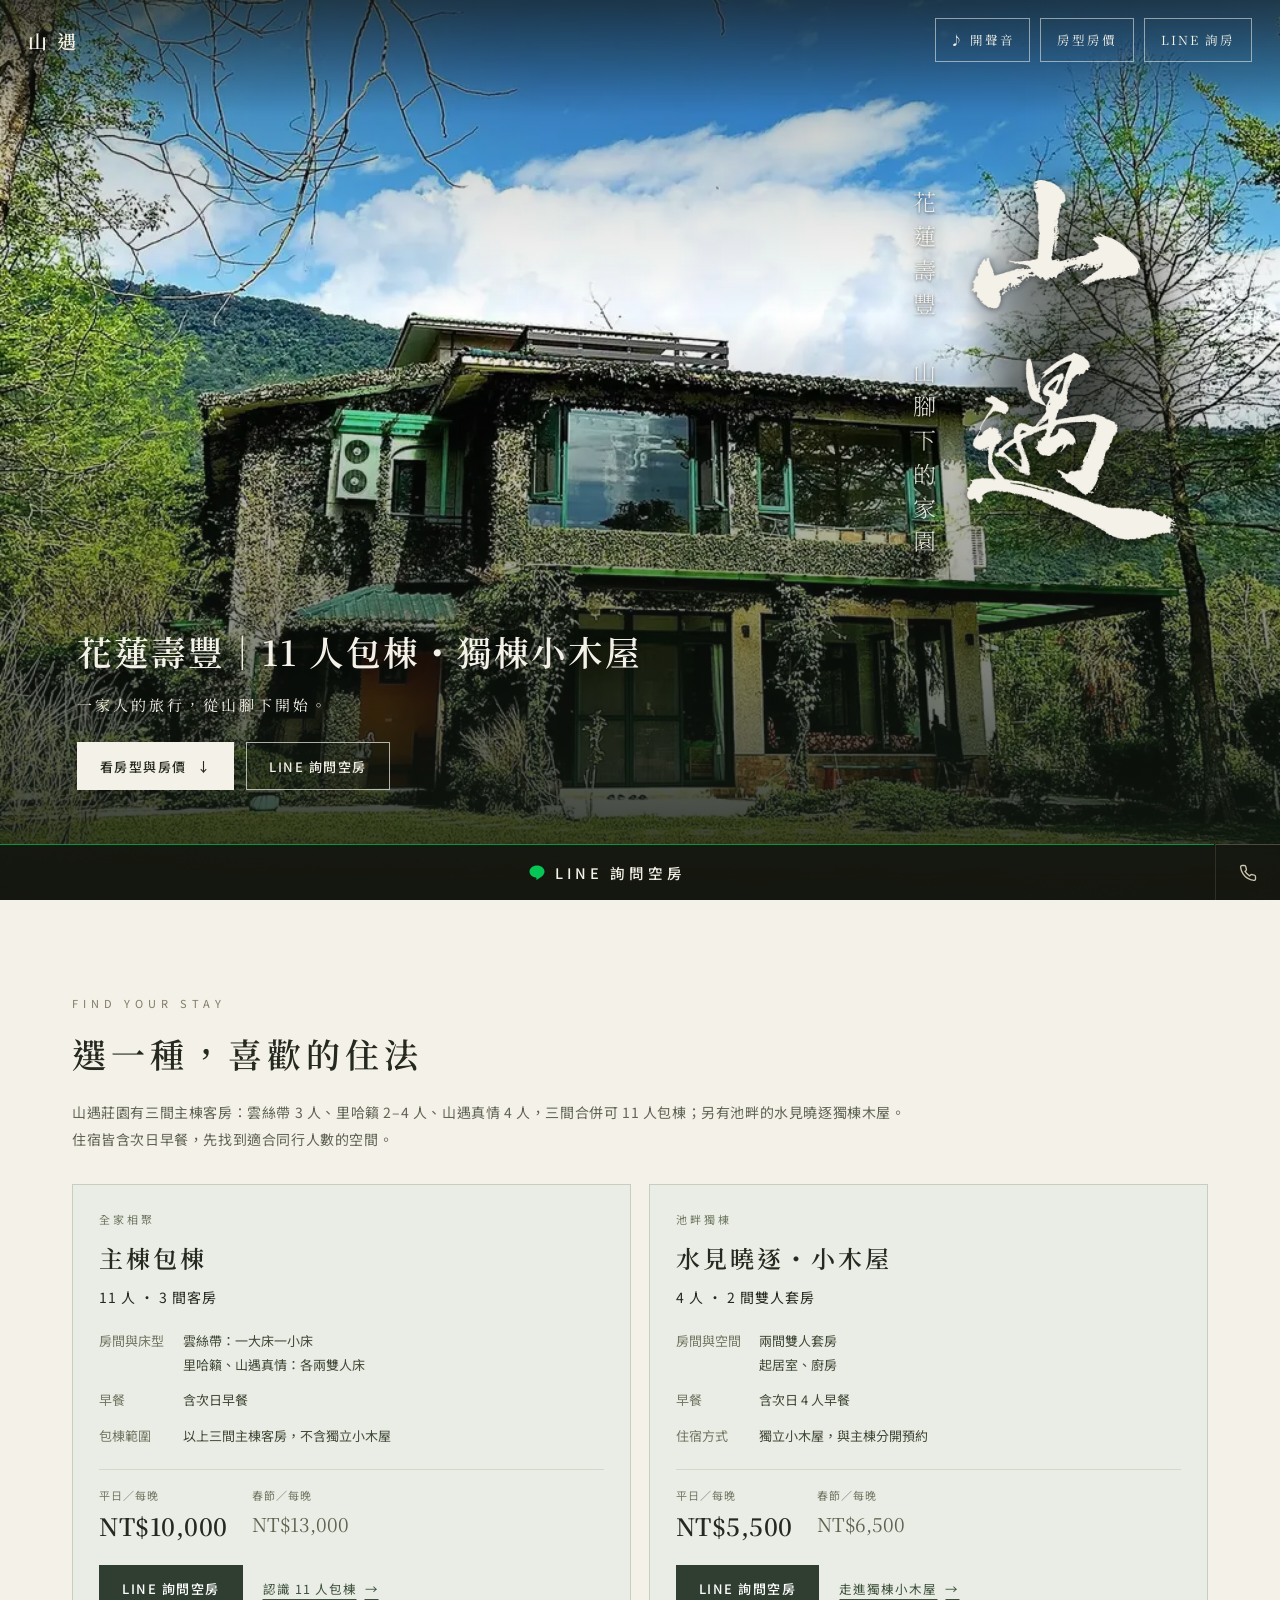
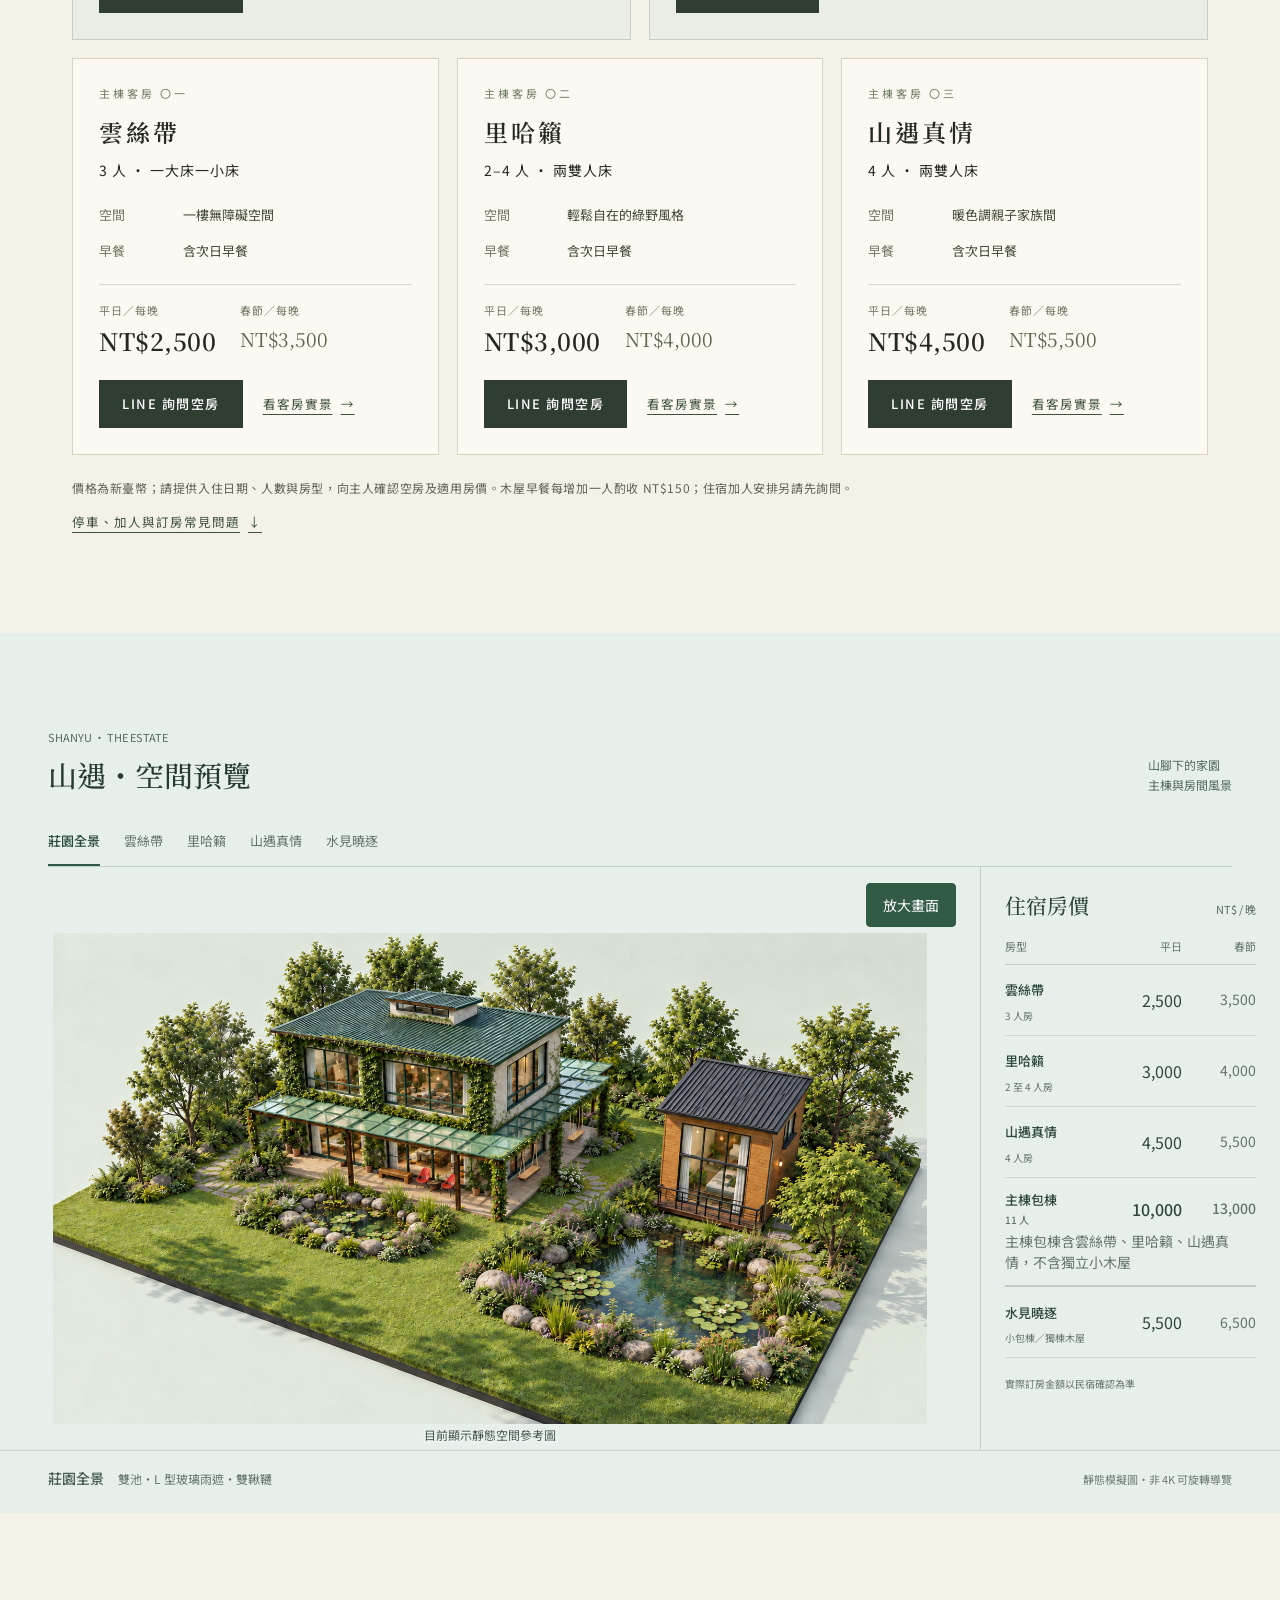
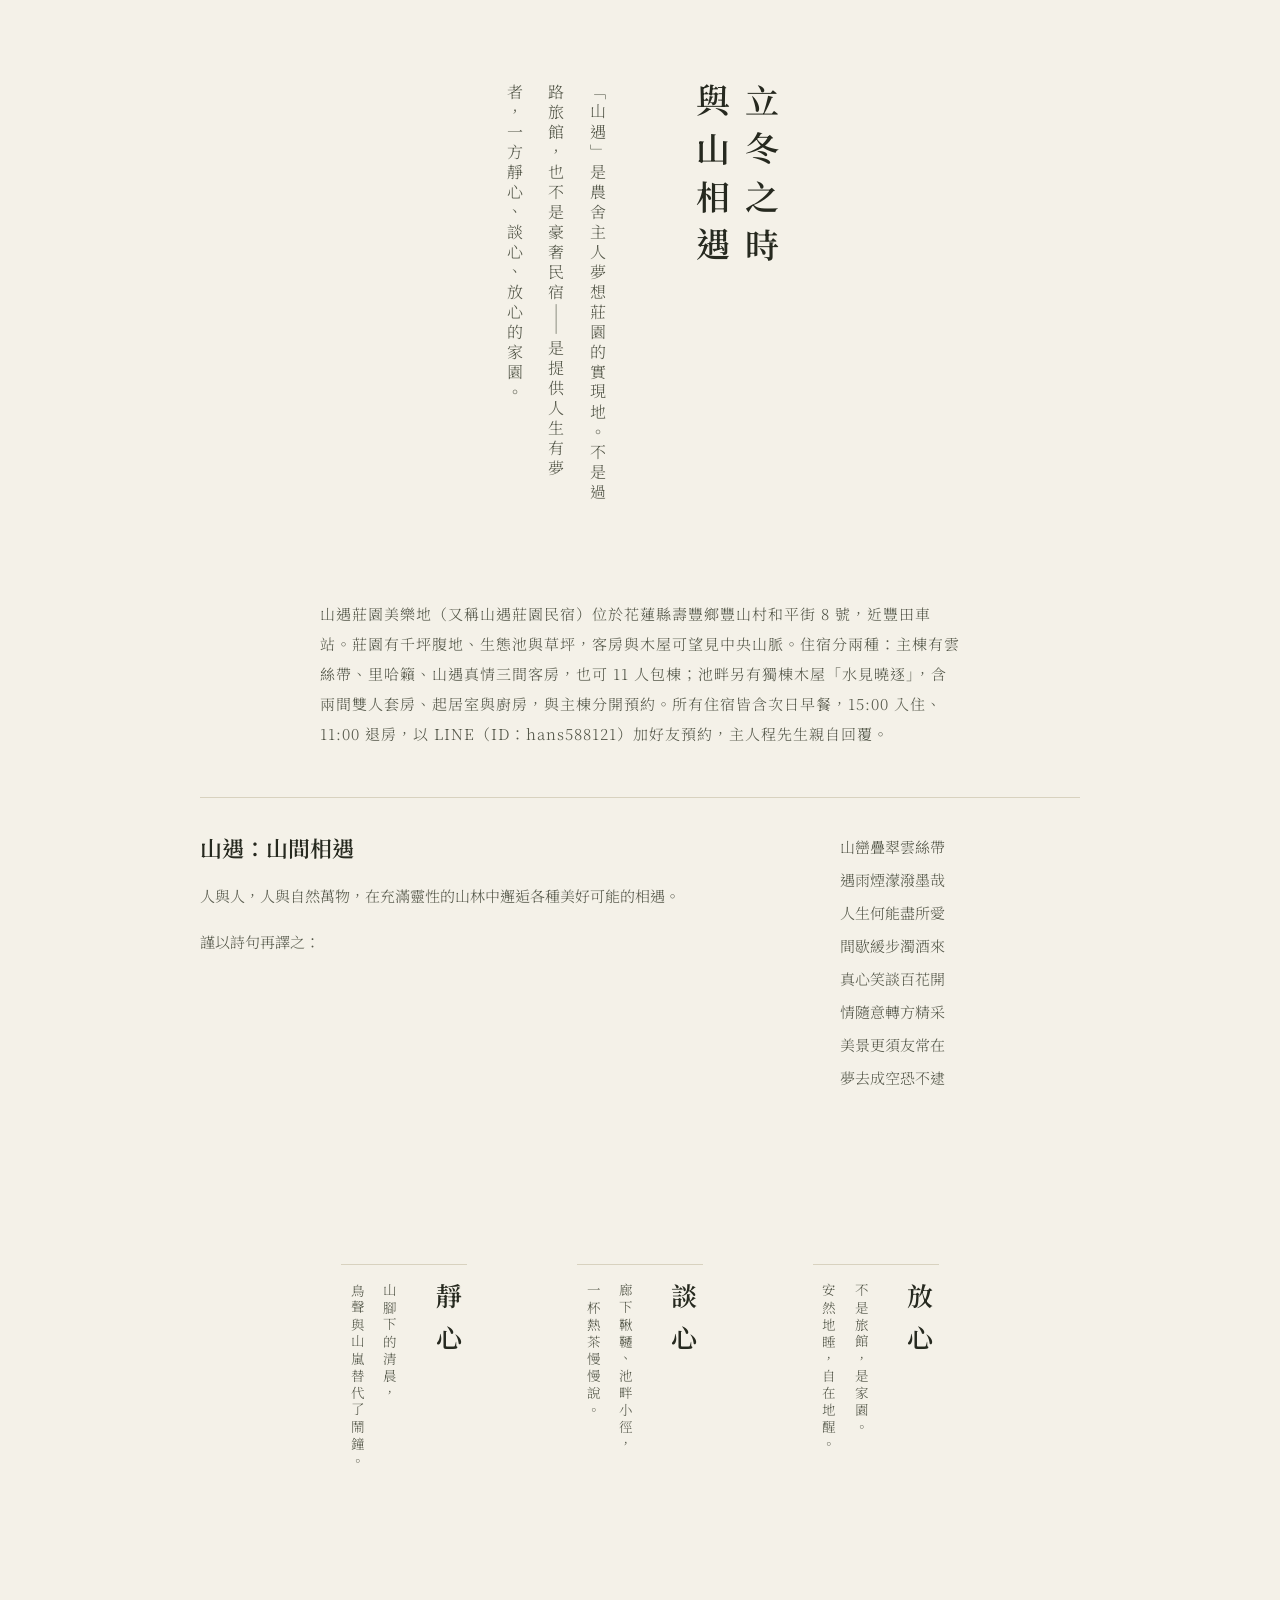
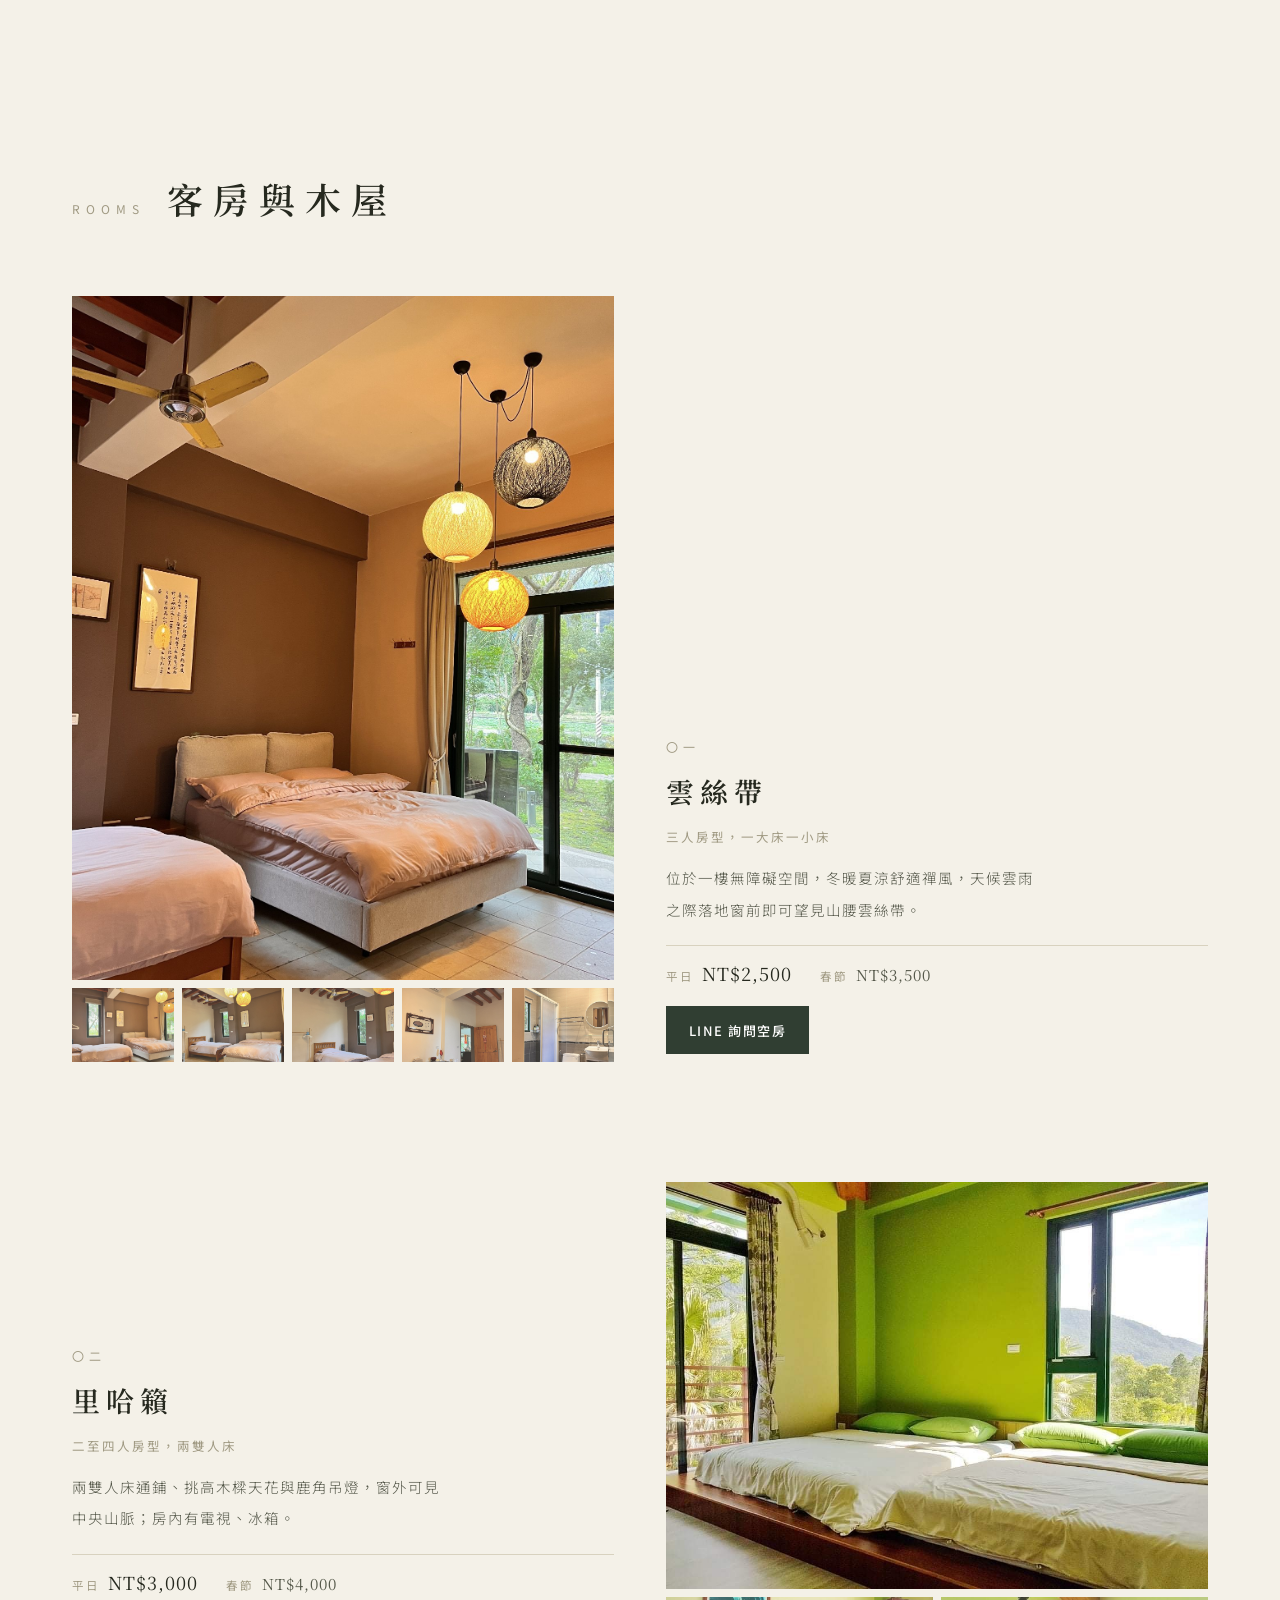
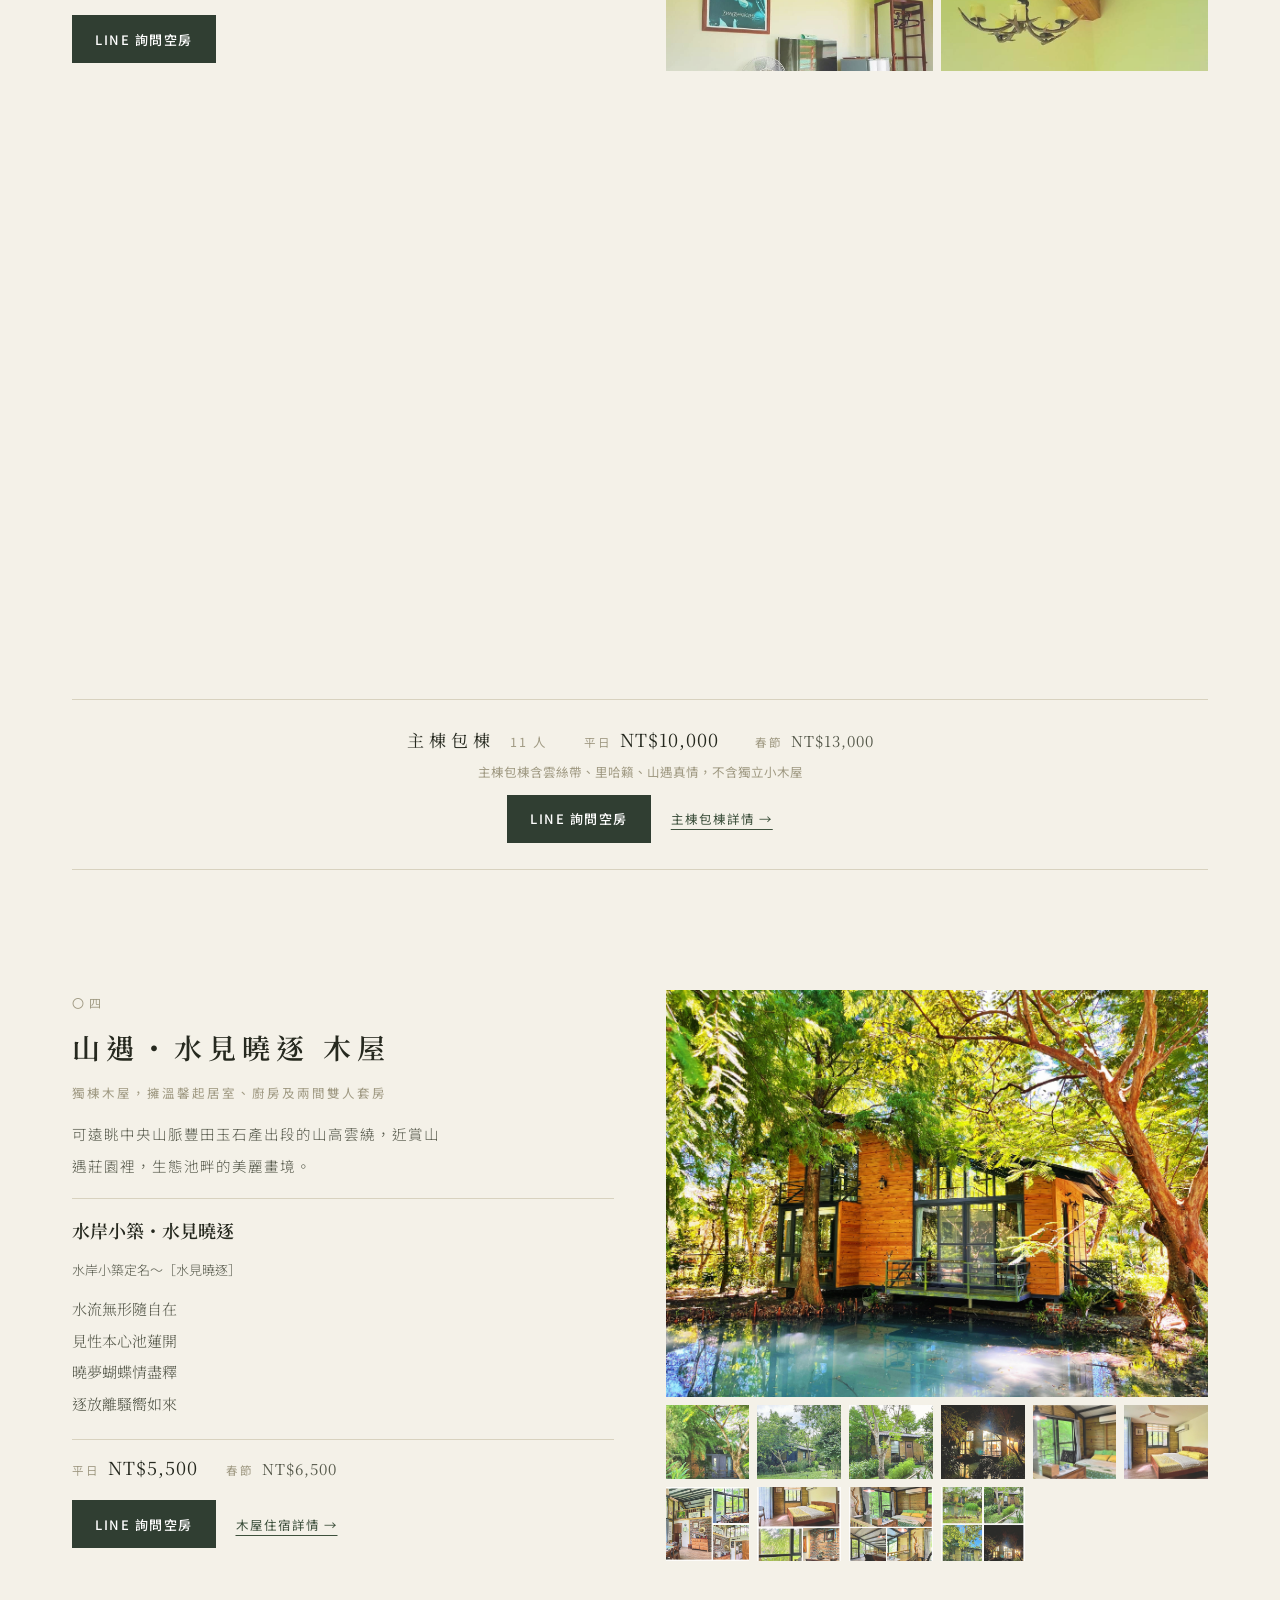
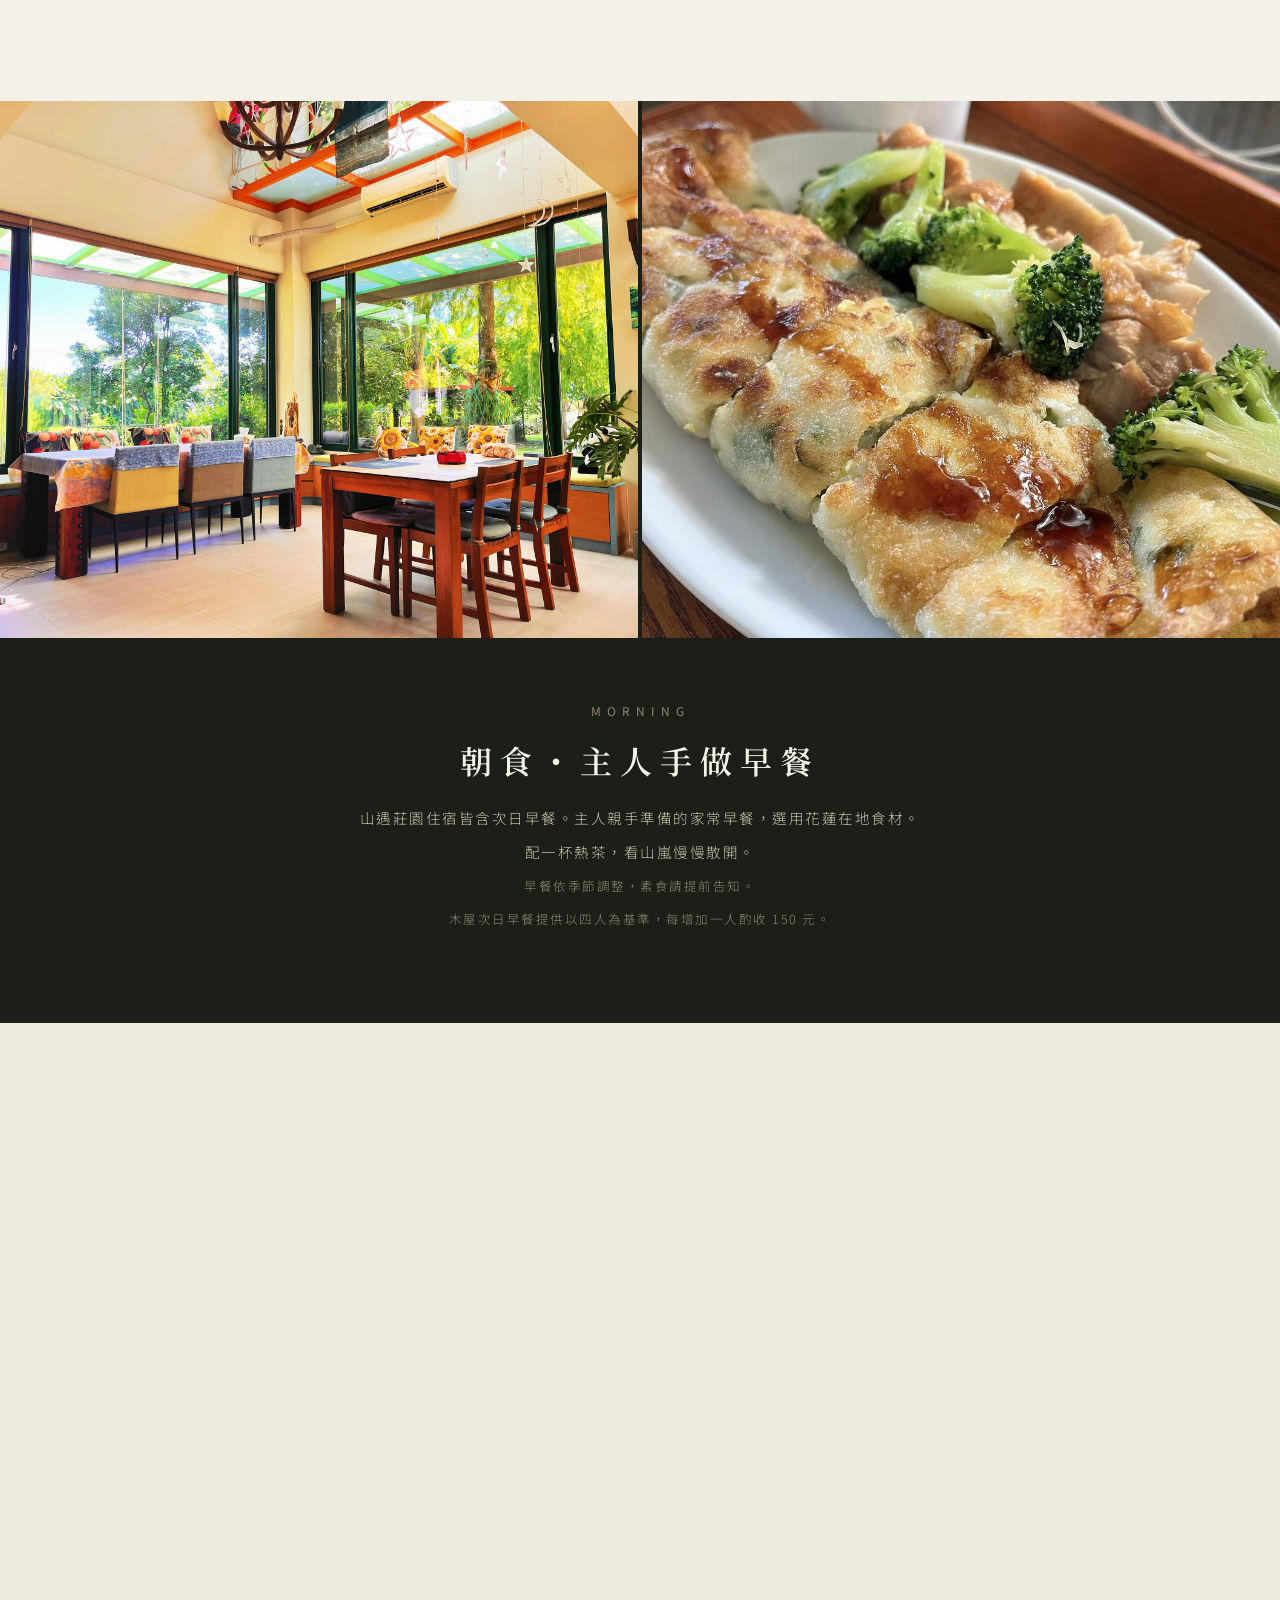
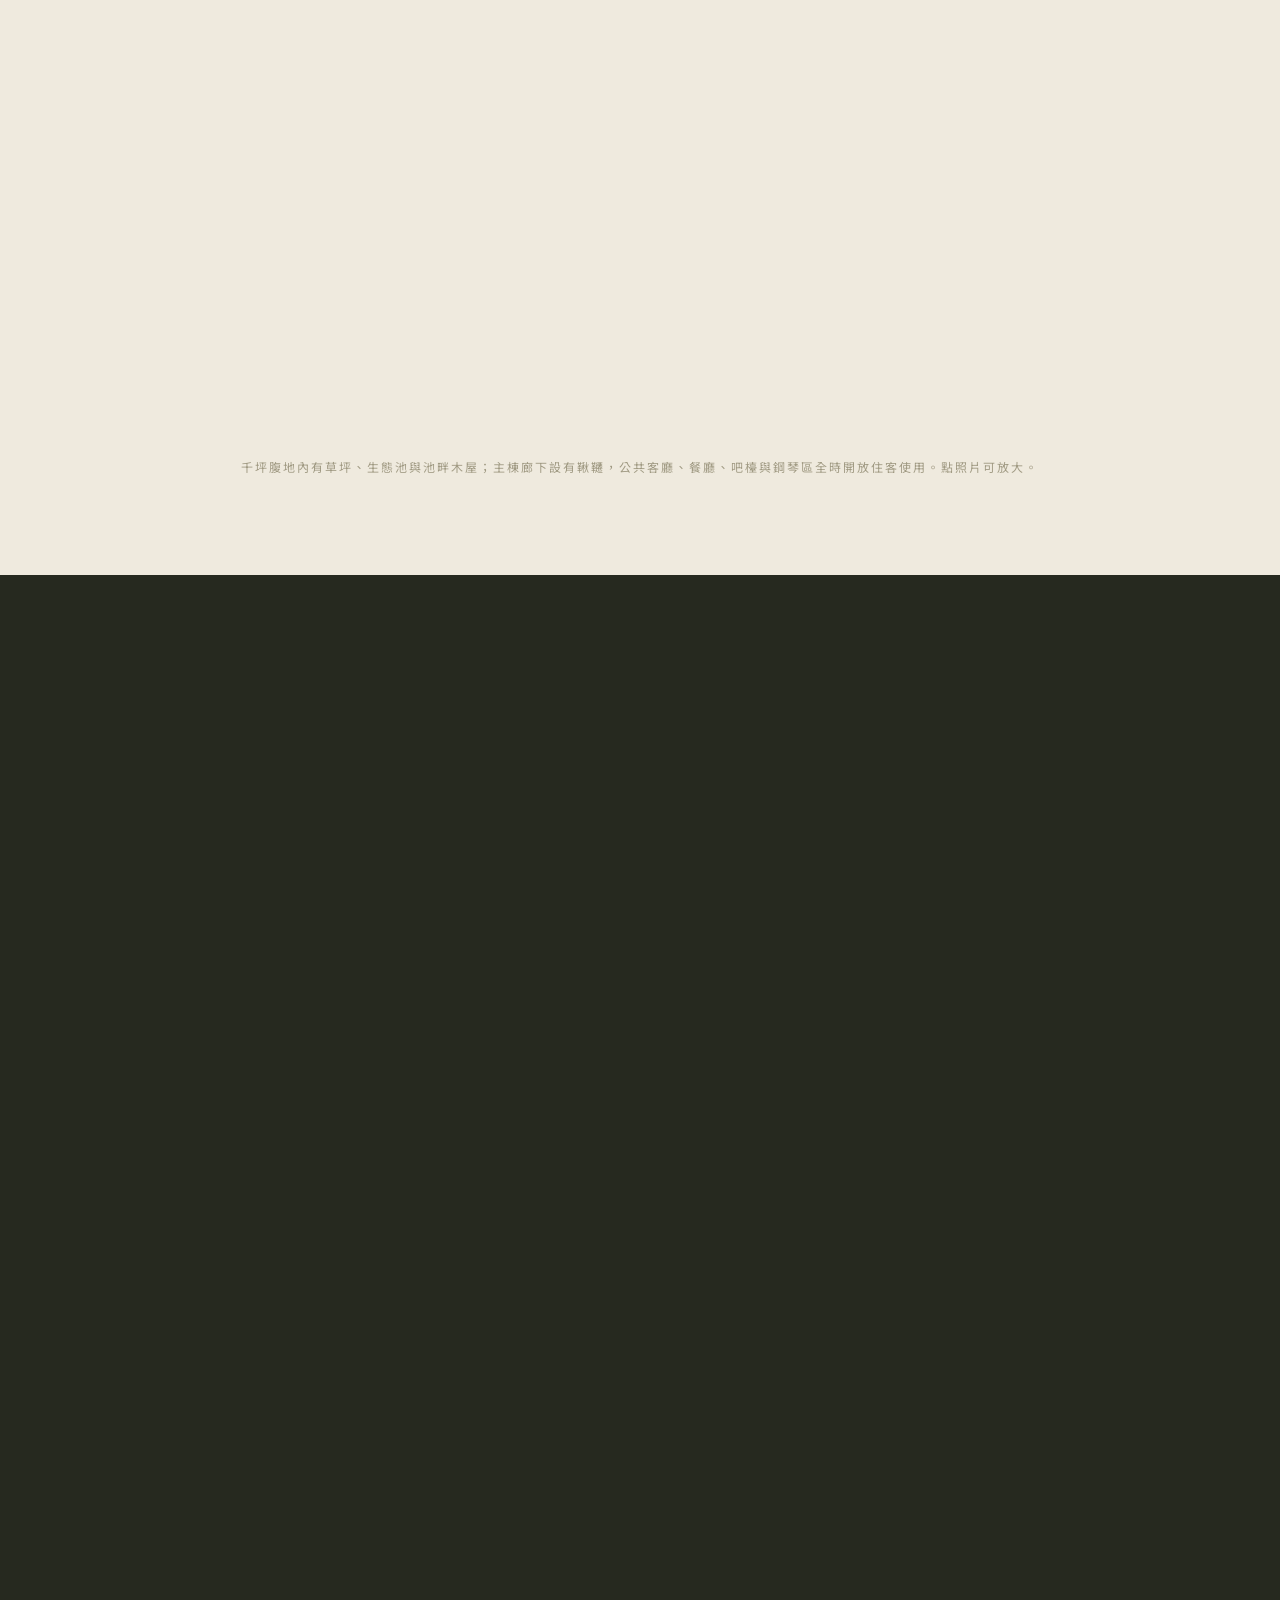
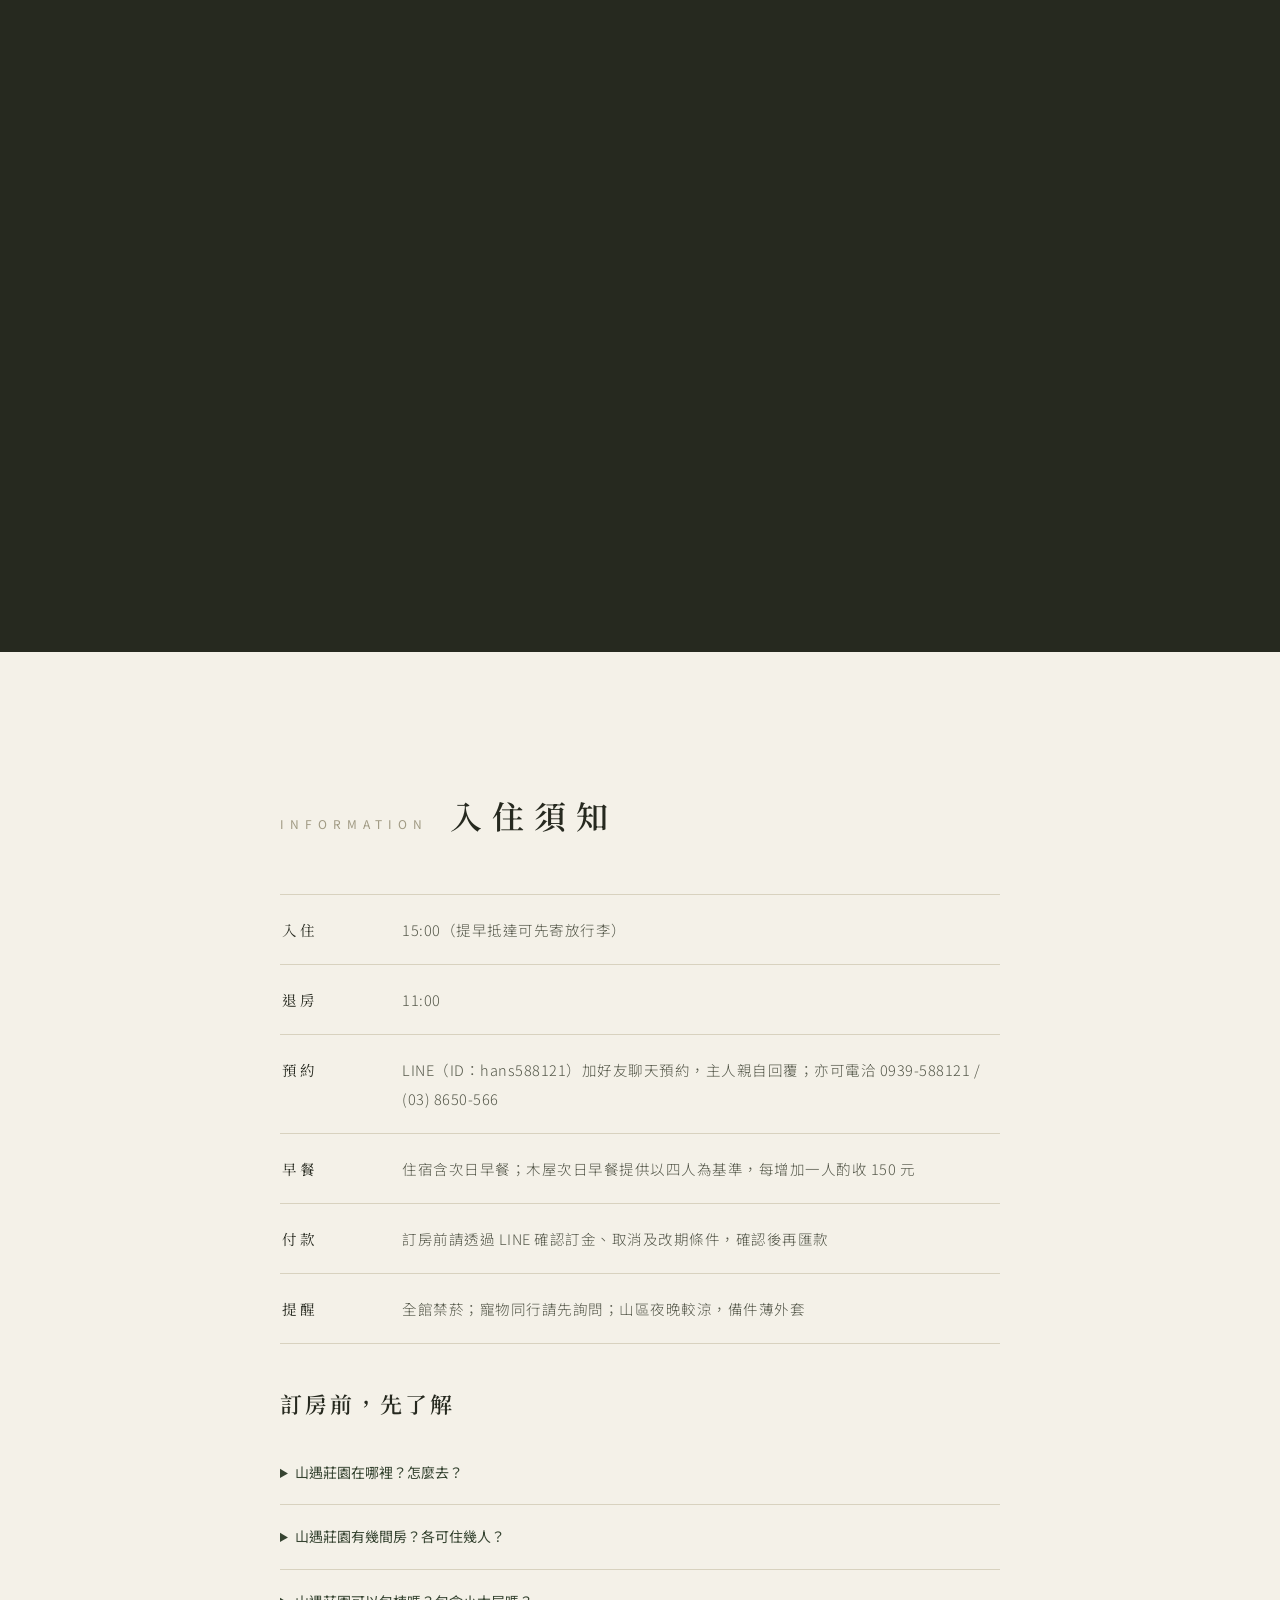
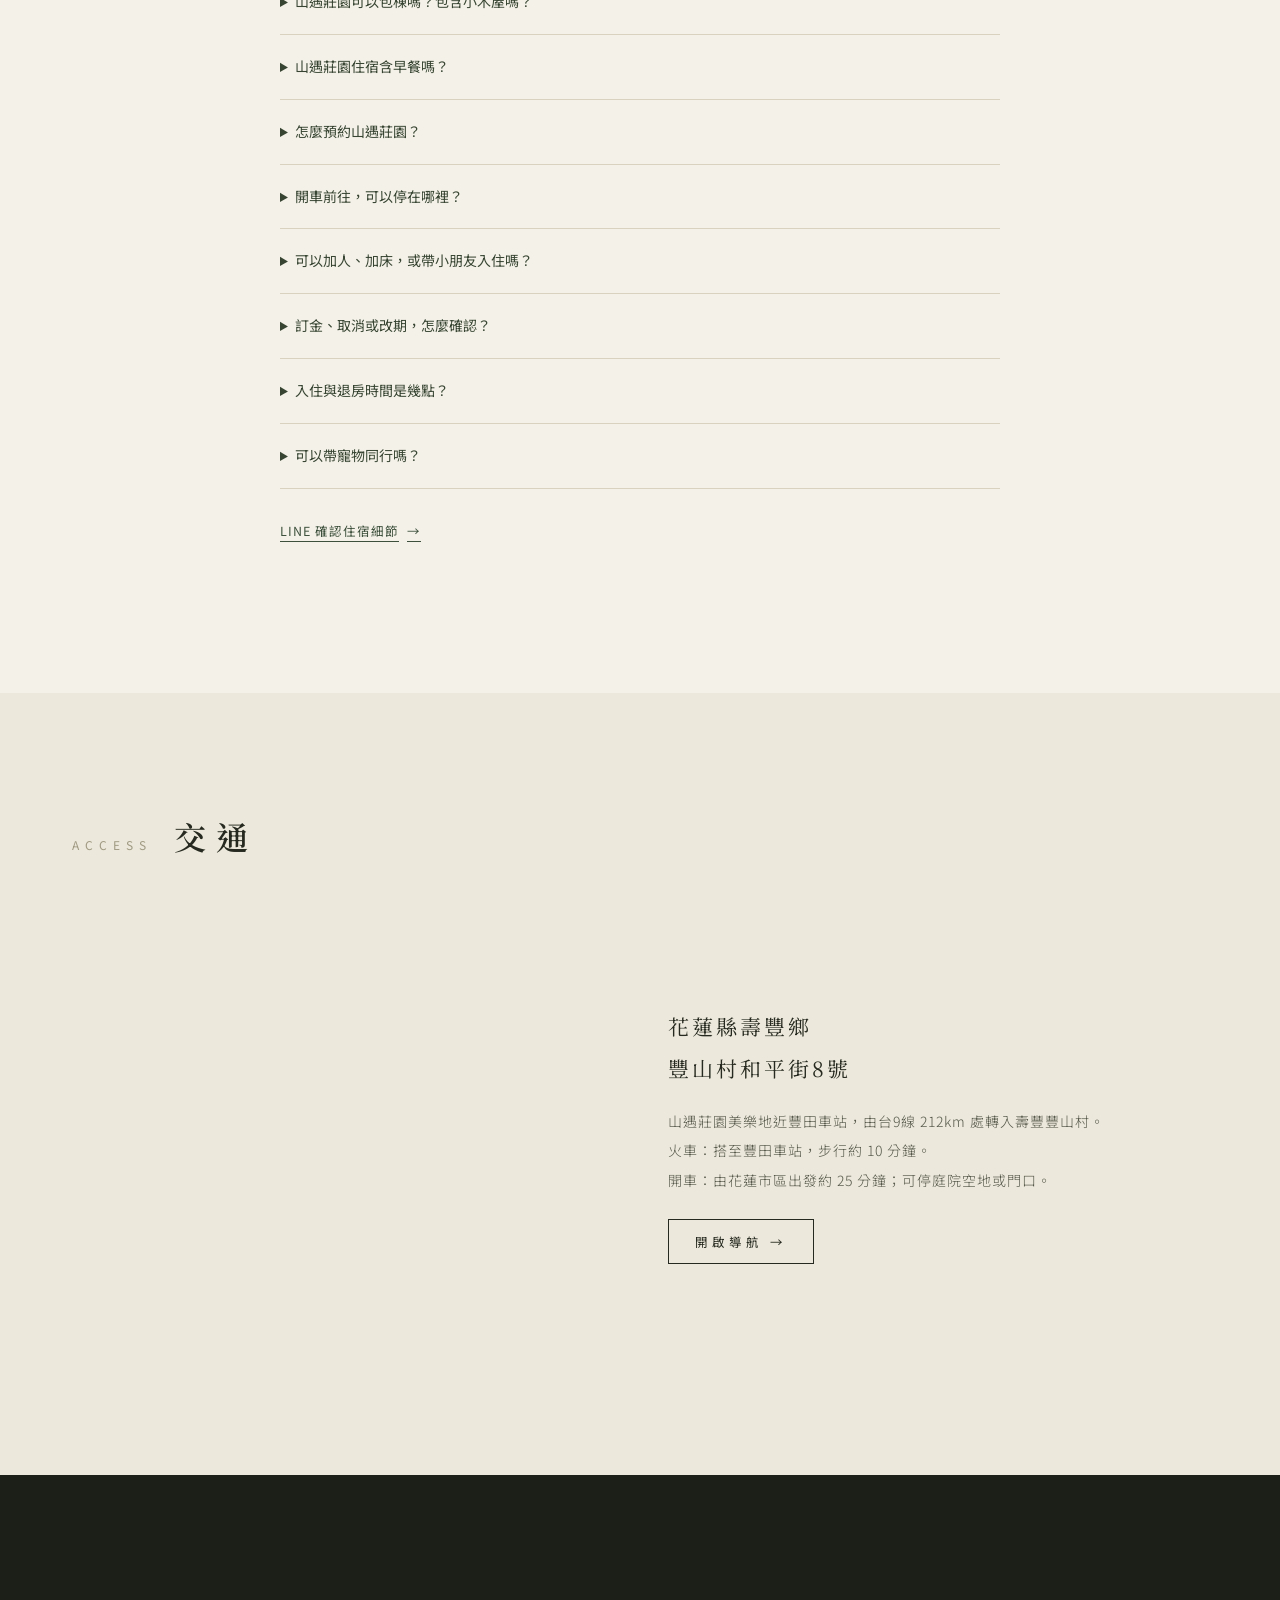
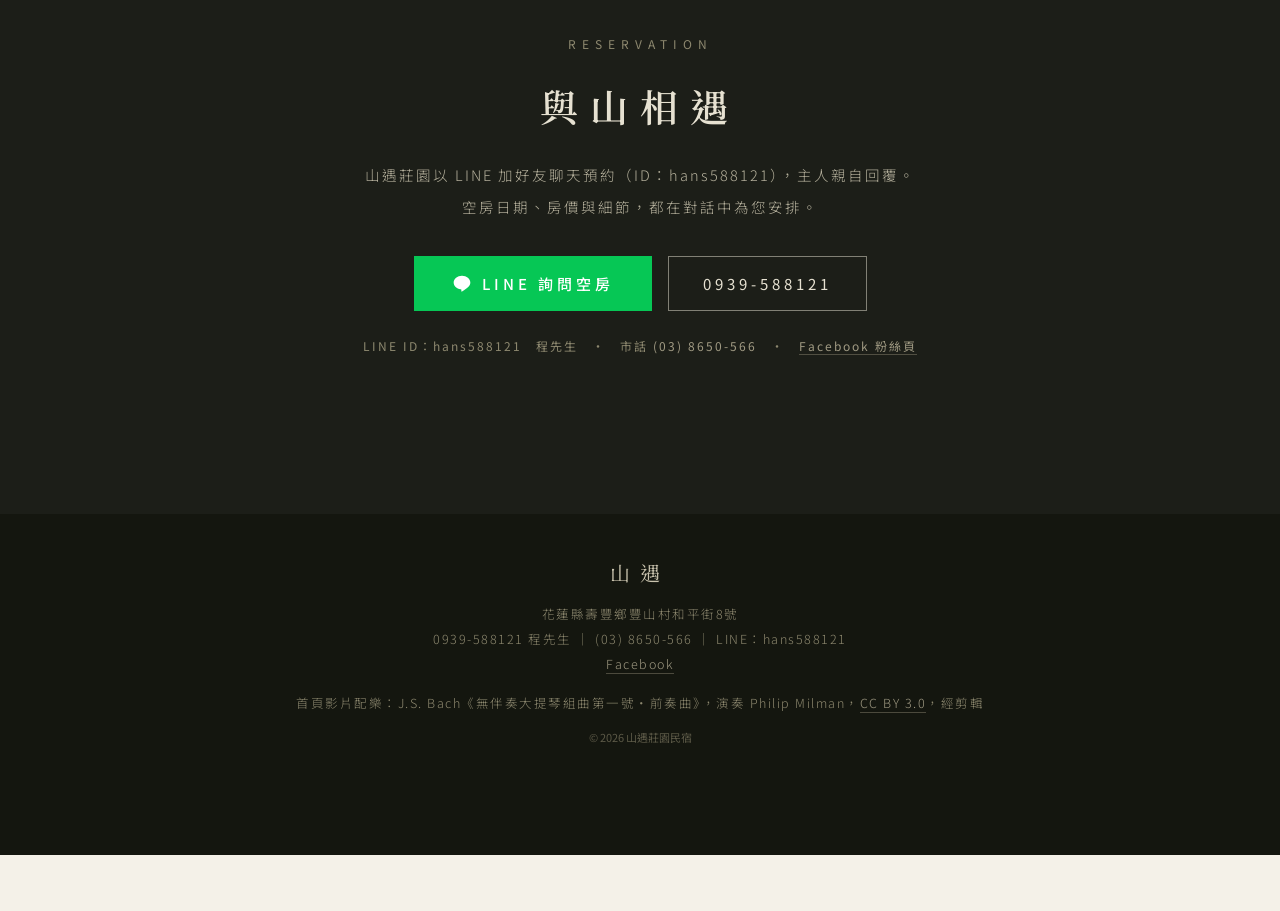
<file: index.html>
<!DOCTYPE html>
<html lang="zh-Hant">
<head>
<meta charset="utf-8">
<meta name="viewport" content="width=device-width, initial-scale=1">
<title>山遇莊園美樂地官網｜花蓮壽豐民宿・11 人包棟與獨棟小木屋</title>
<meta name="description" content="花蓮壽豐民宿「山遇莊園美樂地」：主棟三房可 11 人包棟，另有池畔獨棟小木屋，住宿含主人手做早餐。LINE 詢問空房即可預約。">
<meta property="og:title" content="山遇莊園美樂地官網｜花蓮壽豐民宿・11 人包棟與獨棟小木屋">
<meta property="og:description" content="不是過路旅館，也不是豪奢民宿——是提供人生有夢者一方靜心、談心、放心的家園。LINE 預約：hans588121">
<meta property="og:type" content="website">
<meta property="og:site_name" content="山遇莊園美樂地">
<meta property="og:image" content="https://shanyu2015.com/assets/og/index.jpg">
<meta property="og:image:width" content="1200">
<meta property="og:image:height" content="630">
<meta property="og:image:alt" content="山遇莊園庭園，草坪、樹林與生態池">
<meta property="og:url" content="https://shanyu2015.com/">
<meta name="twitter:card" content="summary_large_image">
<meta name="twitter:title" content="山遇莊園美樂地官網｜花蓮壽豐民宿・11 人包棟與獨棟小木屋">
<meta name="twitter:description" content="花蓮壽豐民宿「山遇莊園美樂地」：主棟三房可 11 人包棟，另有池畔獨棟小木屋，住宿含主人手做早餐。LINE 詢問空房即可預約。">
<meta name="twitter:image" content="https://shanyu2015.com/assets/og/index.jpg">
<meta name="twitter:image:alt" content="山遇莊園庭園，草坪、樹林與生態池">
<meta property="og:locale" content="zh_TW">
<link rel="canonical" href="https://shanyu2015.com/">
<link rel="preload" as="image" href="assets/video/hero-poster.webp" fetchpriority="high">
<meta name="geo.region" content="TW-HUA">
<meta name="geo.placename" content="花蓮縣壽豐鄉">
<meta name="geo.position" content="23.8443443;121.483352">
<meta name="ICBM" content="23.8443443, 121.483352">
<meta name="robots" content="index,follow,max-image-preview:large">
<script type="application/ld+json">
{
  "@context": "https://schema.org",
  "@graph": [
    {
      "@type": "BedAndBreakfast",
      "@id": "https://shanyu2015.com/#lodging",
      "name": "山遇莊園美樂地",
      "alternateName": [
        "山遇莊園民宿",
        "花蓮 山遇莊園美樂地"
      ],
      "description": "花蓮壽豐「山遇莊園美樂地」民宿——山腳下靜心、談心、放心的家園。千坪莊園、生態池畔，含次日主人手做早餐。",
      "url": "https://shanyu2015.com/",
      "logo": "https://shanyu2015.com/assets/icon/logo-square-1024.jpg",
      "image": [
        "https://shanyu2015.com/assets/gallery-hd-20260916/garden-pond.jpg",
        "https://shanyu2015.com/assets/room-yunsidai.jpg",
        "https://shanyu2015.com/assets/room-lihalai.jpg",
        "https://shanyu2015.com/assets/room-zhenqing.jpg",
        "https://shanyu2015.com/assets/gallery-hd-20260916/cabin-pond.jpg",
        "https://shanyu2015.com/assets/breakfast-dish.jpg"
      ],
      "telephone": [
        "+886-939-588121",
        "+886-3-8650566"
      ],
      "contactPoint": {
        "@type": "ContactPoint",
        "contactType": "reservations",
        "telephone": "+886-939-588121",
        "url": "https://line.me/ti/p/~hans588121"
      },
      "address": {
        "@type": "PostalAddress",
        "streetAddress": "豐山村和平街8號",
        "addressLocality": "壽豐鄉",
        "addressRegion": "花蓮縣",
        "postalCode": "974",
        "addressCountry": "TW"
      },
      "geo": {
        "@type": "GeoCoordinates",
        "latitude": 23.8443443,
        "longitude": 121.483352
      },
      "hasMap": "https://www.google.com/maps/search/?api=1&query=%E8%8A%B1%E8%93%AE%E7%B8%A3%E5%A3%BD%E8%B1%90%E9%84%89%E8%B1%90%E5%B1%B1%E6%9D%91%E5%92%8C%E5%B9%B3%E8%A1%978%E8%99%9F",
      "sameAs": [
        "https://www.facebook.com/shanyu2015",
        "https://www.google.com/maps/search/?api=1&query=%E8%8A%B1%E8%93%AE%E7%B8%A3%E5%A3%BD%E8%B1%90%E9%84%89%E8%B1%90%E5%B1%B1%E6%9D%91%E5%92%8C%E5%B9%B3%E8%A1%978%E8%99%9F",
        "https://line.me/ti/p/~hans588121"
      ],
      "priceRange": "NT$2,500 - NT$13,000",
      "currenciesAccepted": "TWD",
      "checkinTime": "15:00",
      "checkoutTime": "11:00",
      "petsAllowed": "寵物同行請先詢問",
      "amenityFeature": [
        {
          "@type": "LocationFeatureSpecification",
          "name": "含次日早餐",
          "value": true
        },
        {
          "@type": "LocationFeatureSpecification",
          "name": "庭院空地或門口可停車",
          "value": true
        },
        {
          "@type": "LocationFeatureSpecification",
          "name": "庭園與生態池",
          "value": true
        },
        {
          "@type": "LocationFeatureSpecification",
          "name": "一樓無障礙房型（雲絲帶）",
          "value": true
        },
        {
          "@type": "LocationFeatureSpecification",
          "name": "全館禁菸",
          "value": true
        }
      ],
      "containsPlace": [
        {
          "@type": "HotelRoom",
          "@id": "https://shanyu2015.com/#room-yunsidai",
          "name": "雲絲帶",
          "description": "三人房型，一大床一小床；位於一樓無障礙空間，冬暖夏涼舒適禪風。",
          "image": [
            "https://shanyu2015.com/assets/room-yunsidai.jpg",
            "https://shanyu2015.com/assets/room-yunsidai-2.jpg"
          ],
          "smokingAllowed": false,
          "occupancy": {
            "@type": "QuantitativeValue",
            "maxValue": 3,
            "unitText": "人"
          },
          "bed": [
            {
              "@type": "BedDetails",
              "numberOfBeds": 1,
              "typeOfBed": "大床"
            },
            {
              "@type": "BedDetails",
              "numberOfBeds": 1,
              "typeOfBed": "小床"
            }
          ]
        },
        {
          "@type": "HotelRoom",
          "@id": "https://shanyu2015.com/#room-lihalai",
          "name": "里哈籟",
          "description": "二至四人房型，兩雙人床；輕鬆自在的綠野風格。",
          "image": [
            "https://shanyu2015.com/assets/room-lihalai.jpg",
            "https://shanyu2015.com/assets/room-lihalai-2.jpg"
          ],
          "smokingAllowed": false,
          "occupancy": {
            "@type": "QuantitativeValue",
            "maxValue": 4,
            "unitText": "人",
            "minValue": 2
          },
          "bed": [
            {
              "@type": "BedDetails",
              "numberOfBeds": 2,
              "typeOfBed": "雙人床"
            }
          ]
        },
        {
          "@type": "HotelRoom",
          "@id": "https://shanyu2015.com/#room-zhenqing",
          "name": "山遇真情",
          "description": "四人房型，兩雙人床；暖色調親子家族間。",
          "image": [
            "https://shanyu2015.com/assets/room-zhenqing.jpg",
            "https://shanyu2015.com/assets/room-zhenqing-2.jpg"
          ],
          "smokingAllowed": false,
          "occupancy": {
            "@type": "QuantitativeValue",
            "maxValue": 4,
            "unitText": "人"
          },
          "bed": [
            {
              "@type": "BedDetails",
              "numberOfBeds": 2,
              "typeOfBed": "雙人床"
            }
          ]
        },
        {
          "@type": "Accommodation",
          "@id": "https://shanyu2015.com/#cabin-shuijian",
          "name": "山遇・水見曉逐 木屋",
          "description": "獨棟木屋，擁溫馨起居室、廚房及兩間雙人套房，位於生態池畔；與主棟分開預約。",
          "image": [
            "https://shanyu2015.com/assets/cabin-2main.jpg",
            "https://shanyu2015.com/assets/gallery-hd-20260916/cabin-pond.jpg"
          ],
          "smokingAllowed": false
        },
        {
          "@type": "Accommodation",
          "@id": "https://shanyu2015.com/#main-building",
          "name": "主棟包棟",
          "description": "含雲絲帶、里哈籟、山遇真情三間客房，標準入住 11 人，不含水見曉逐獨棟小木屋。",
          "occupancy": {
            "@type": "QuantitativeValue",
            "value": 11,
            "unitText": "人"
          },
          "containsPlace": [
            {
              "@id": "https://shanyu2015.com/#room-yunsidai"
            },
            {
              "@id": "https://shanyu2015.com/#room-lihalai"
            },
            {
              "@id": "https://shanyu2015.com/#room-zhenqing"
            }
          ]
        }
      ],
      "makesOffer": [
        {
          "@type": "Offer",
          "name": "雲絲帶｜平日每晚",
          "price": "2500",
          "priceCurrency": "TWD",
          "url": "https://shanyu2015.com/#room-options",
          "description": "價格為新臺幣，含次日早餐；實際金額與空房以主人 LINE 確認為準。",
          "itemOffered": {
            "@id": "https://shanyu2015.com/#room-yunsidai"
          }
        },
        {
          "@type": "Offer",
          "name": "雲絲帶｜春節每晚",
          "price": "3500",
          "priceCurrency": "TWD",
          "url": "https://shanyu2015.com/#room-options",
          "description": "價格為新臺幣，含次日早餐；實際金額與空房以主人 LINE 確認為準。",
          "itemOffered": {
            "@id": "https://shanyu2015.com/#room-yunsidai"
          }
        },
        {
          "@type": "Offer",
          "name": "里哈籟｜平日每晚",
          "price": "3000",
          "priceCurrency": "TWD",
          "url": "https://shanyu2015.com/#room-options",
          "description": "價格為新臺幣，含次日早餐；實際金額與空房以主人 LINE 確認為準。",
          "itemOffered": {
            "@id": "https://shanyu2015.com/#room-lihalai"
          }
        },
        {
          "@type": "Offer",
          "name": "里哈籟｜春節每晚",
          "price": "4000",
          "priceCurrency": "TWD",
          "url": "https://shanyu2015.com/#room-options",
          "description": "價格為新臺幣，含次日早餐；實際金額與空房以主人 LINE 確認為準。",
          "itemOffered": {
            "@id": "https://shanyu2015.com/#room-lihalai"
          }
        },
        {
          "@type": "Offer",
          "name": "山遇真情｜平日每晚",
          "price": "4500",
          "priceCurrency": "TWD",
          "url": "https://shanyu2015.com/#room-options",
          "description": "價格為新臺幣，含次日早餐；實際金額與空房以主人 LINE 確認為準。",
          "itemOffered": {
            "@id": "https://shanyu2015.com/#room-zhenqing"
          }
        },
        {
          "@type": "Offer",
          "name": "山遇真情｜春節每晚",
          "price": "5500",
          "priceCurrency": "TWD",
          "url": "https://shanyu2015.com/#room-options",
          "description": "價格為新臺幣，含次日早餐；實際金額與空房以主人 LINE 確認為準。",
          "itemOffered": {
            "@id": "https://shanyu2015.com/#room-zhenqing"
          }
        },
        {
          "@type": "Offer",
          "name": "山遇・水見曉逐 木屋｜平日每晚",
          "price": "5500",
          "priceCurrency": "TWD",
          "url": "https://shanyu2015.com/#room-options",
          "description": "價格為新臺幣，含次日早餐；實際金額與空房以主人 LINE 確認為準。",
          "itemOffered": {
            "@id": "https://shanyu2015.com/#cabin-shuijian"
          }
        },
        {
          "@type": "Offer",
          "name": "山遇・水見曉逐 木屋｜春節每晚",
          "price": "6500",
          "priceCurrency": "TWD",
          "url": "https://shanyu2015.com/#room-options",
          "description": "價格為新臺幣，含次日早餐；實際金額與空房以主人 LINE 確認為準。",
          "itemOffered": {
            "@id": "https://shanyu2015.com/#cabin-shuijian"
          }
        },
        {
          "@type": "Offer",
          "name": "主棟包棟 11 人｜平日每晚",
          "price": "10000",
          "priceCurrency": "TWD",
          "url": "https://shanyu2015.com/#room-options",
          "description": "含雲絲帶、里哈籟、山遇真情，不含獨立小木屋；含次日早餐。",
          "itemOffered": {
            "@id": "https://shanyu2015.com/#main-building"
          }
        },
        {
          "@type": "Offer",
          "name": "主棟包棟 11 人｜春節每晚",
          "price": "13000",
          "priceCurrency": "TWD",
          "url": "https://shanyu2015.com/#room-options",
          "description": "含雲絲帶、里哈籟、山遇真情，不含獨立小木屋；含次日早餐。",
          "itemOffered": {
            "@id": "https://shanyu2015.com/#main-building"
          }
        }
      ]
    },
    {
      "@type": "WebSite",
      "@id": "https://shanyu2015.com/#website",
      "url": "https://shanyu2015.com/",
      "name": "山遇莊園",
      "alternateName": [
        "山遇莊園美樂地",
        "山遇莊園民宿",
        "山遇官網"
      ],
      "inLanguage": "zh-Hant",
      "publisher": {
        "@id": "https://shanyu2015.com/#lodging"
      }
    },
    {
      "@type": "WebPage",
      "@id": "https://shanyu2015.com/#webpage",
      "url": "https://shanyu2015.com/",
      "name": "山遇莊園美樂地官網｜花蓮壽豐民宿・11 人包棟與獨棟小木屋",
      "inLanguage": "zh-Hant",
      "isPartOf": {
        "@id": "https://shanyu2015.com/#website"
      },
      "about": {
        "@id": "https://shanyu2015.com/#lodging"
      },
      "primaryImageOfPage": {
        "@type": "ImageObject",
        "url": "https://shanyu2015.com/assets/gallery-hd-20260916/garden-pond.jpg",
        "width": 2730,
        "height": 1536
      },
      "video": {
        "@id": "https://shanyu2015.com/#hero-video"
      }
    },
    {
      "@type": "FAQPage",
      "@id": "https://shanyu2015.com/#booking-faq",
      "mainEntity": [
        {
          "@type": "Question",
          "name": "山遇莊園在哪裡？怎麼去？",
          "acceptedAnswer": {
            "@type": "Answer",
            "text": "山遇莊園美樂地位於花蓮縣壽豐鄉豐山村和平街 8 號，近豐田車站。搭火車到豐田車站，步行約 10 分鐘；開車由花蓮市區出發約 25 分鐘，於台 9 線 212km 處轉入壽豐豐山村。"
          }
        },
        {
          "@type": "Question",
          "name": "山遇莊園有幾間房？各可住幾人？",
          "acceptedAnswer": {
            "@type": "Answer",
            "text": "山遇莊園主棟有三間客房：雲絲帶（3 人，一大床一小床）、里哈籟（2–4 人，兩雙人床）、山遇真情（4 人，兩雙人床），三間合併可 11 人包棟。另有獨立的水見曉逐木屋，含兩間雙人套房、起居室與廚房，與主棟分開預約。"
          }
        },
        {
          "@type": "Question",
          "name": "山遇莊園可以包棟嗎？包含小木屋嗎？",
          "acceptedAnswer": {
            "@type": "Answer",
            "text": "可以。山遇莊園主棟 11 人包棟含雲絲帶、里哈籟、山遇真情三間客房，平日每晚 NT$10,000、春節每晚 NT$13,000，含次日早餐；不含水見曉逐獨棟小木屋，木屋須另行預約（平日每晚 NT$5,500）。"
          }
        },
        {
          "@type": "Question",
          "name": "山遇莊園住宿含早餐嗎？",
          "acceptedAnswer": {
            "@type": "Answer",
            "text": "含。山遇莊園住宿皆含次日早餐，由主人以花蓮在地食材親手準備，依季節調整，素食請提前告知。水見曉逐木屋次日早餐以四人為基準，每增加一人酌收 NT$150。"
          }
        },
        {
          "@type": "Question",
          "name": "怎麼預約山遇莊園？",
          "acceptedAnswer": {
            "@type": "Answer",
            "text": "加 LINE 好友（ID：hans588121）聊天預約，主人親自回覆；也可電洽 0939-588121 或 (03) 8650-566。請提供入住日期、人數與房型；訂金與取消／改期條件請於匯款前透過 LINE 確認。"
          }
        },
        {
          "@type": "Question",
          "name": "開車前往，可以停在哪裡？",
          "acceptedAnswer": {
            "@type": "Answer",
            "text": "民宿庭院空地或門口可停車。請在預約時告知車輛數，向主人確認當日停放安排。"
          }
        },
        {
          "@type": "Question",
          "name": "可以加人、加床，或帶小朋友入住嗎？",
          "acceptedAnswer": {
            "@type": "Answer",
            "text": "請提供成人、小朋友的人數與年齡，並說明是否需要加床，由主人確認適合房型、可用安排與費用。木屋額外早餐每人 NT$150 為早餐費，住宿加人費用須另行確認。"
          }
        },
        {
          "@type": "Question",
          "name": "訂金、取消或改期，怎麼確認？",
          "acceptedAnswer": {
            "@type": "Answer",
            "text": "訂房前請透過 LINE 確認訂金金額、付款期限，以及取消／改期條件；確認後再匯款。請保留主人回覆的訂房內容與條件，方便後續核對。"
          }
        },
        {
          "@type": "Question",
          "name": "入住與退房時間是幾點？",
          "acceptedAnswer": {
            "@type": "Answer",
            "text": "山遇莊園 15:00 入住，翌日 11:00 退房。提早抵達可先寄放行李；如有其他時間安排，請提前與主人確認。"
          }
        },
        {
          "@type": "Question",
          "name": "可以帶寵物同行嗎？",
          "acceptedAnswer": {
            "@type": "Answer",
            "text": "寵物同行請先詢問，預約前與主人確認是否能接待及相關安排。"
          }
        }
      ]
    },
    {
      "@type": "VideoObject",
      "@id": "https://shanyu2015.com/#hero-video",
      "name": "山遇莊園美樂地｜30 秒莊園導覽",
      "description": "花蓮壽豐山遇莊園美樂地導覽影片：千坪莊園與生態池、主棟公共空間、雲絲帶・里哈籟・山遇真情三間客房、水見曉逐獨棟木屋、主屋一樓的次日早餐，以及莊園主人程斯汗。",
      "thumbnailUrl": [
        "https://shanyu2015.com/assets/video/hero-poster.webp"
      ],
      "uploadDate": "2026-10-01T08:00:00+08:00",
      "duration": "PT30S",
      "contentUrl": "https://shanyu2015.com/assets/video/hero-h.mp4",
      "inLanguage": "zh-Hant",
      "publisher": {
        "@id": "https://shanyu2015.com/#lodging"
      }
    }
  ]
}
</script>
<link rel="preconnect" href="https://fonts.googleapis.com">
<link rel="preconnect" href="https://fonts.gstatic.com" crossorigin>
<link rel="preload" as="style" href="https://fonts.googleapis.com/css2?family=Ma+Shan+Zheng&family=Noto+Serif+TC:wght@300;400;600&family=Noto+Sans+TC:wght@300;400;500&display=swap" onload="this.onload=null;this.rel='stylesheet'">
<noscript><link rel="stylesheet" href="https://fonts.googleapis.com/css2?family=Ma+Shan+Zheng&family=Noto+Serif+TC:wght@300;400;600&family=Noto+Sans+TC:wght@300;400;500&display=swap"></noscript>
<link rel="icon" href="/assets/icon/icon-96.png" sizes="96x96" type="image/png">
<link rel="apple-touch-icon" href="/assets/icon/apple-touch-icon.png">
<style>
html{scroll-behavior:smooth}
body{margin:0;background:#f4f1e8;font-family:'Noto Serif TC',serif;color:#26291f;-webkit-font-smoothing:antialiased}
a{color:#5c6150;text-decoration:none;transition:color .3s ease,background .3s ease,border-color .3s ease}
a:hover{color:#26291f}
img{display:block}
.sans{font-family:'Noto Sans TC',sans-serif}

.nowrap{white-space:nowrap}
@keyframes heroFade{from{opacity:0}to{opacity:1}}
@keyframes splashText{0%{opacity:1}75%{opacity:1}100%{opacity:0}}
@keyframes splashOut{to{opacity:0;visibility:hidden}}
@keyframes slowRise{from{opacity:0;transform:translateY(24px)}to{opacity:1;transform:none}}
@keyframes scrollHint{0%,100%{transform:translateY(0);opacity:.7}50%{transform:translateY(10px);opacity:.25}}

/* ── 開場 ── */
.splash{position:fixed;inset:0;z-index:100;background:#f4f1e8;display:flex;align-items:center;justify-content:center;animation:splashOut .9s 2.6s ease both;pointer-events:none}
.splash .mark{writing-mode:vertical-rl;font-size:clamp(40px,7vw,56px);font-weight:600;letter-spacing:30px;color:#26291f;animation:splashText 2.8s ease both;padding-top:30px}
@media (prefers-reduced-motion:reduce){.splash{display:none}}

/* ── 固定導覽 ── */
.nav{position:fixed;top:0;left:0;right:0;z-index:60;display:flex;justify-content:space-between;align-items:center;padding:22px 28px;mix-blend-mode:difference;color:#f4f1e8;pointer-events:none}
.nav .brand{font-weight:600;font-size:19px;letter-spacing:10px}
.nav a{pointer-events:auto;color:#f4f1e8;font-size:12.5px;letter-spacing:5px;border:1px solid rgba(244,241,232,.55);padding:10px 22px}
.nav .sound-toggle{pointer-events:auto;font:inherit;font-size:12.5px;letter-spacing:2px;color:#f4f1e8;background:none;border:1px solid rgba(244,241,232,.55);padding:10px 14px;cursor:pointer;white-space:nowrap;box-sizing:border-box;min-height:44px;display:inline-flex;align-items:center}
@media (max-width:640px){.nav .sound-toggle{padding:8px 9px;font-size:12px;letter-spacing:1px}}
.nav a:hover{color:#fff;border-color:#fff}
.nav::before{content:"";position:absolute;top:0;left:0;right:0;bottom:-34px;background:linear-gradient(rgba(20,22,16,.6),rgba(20,22,16,0));opacity:0;transition:opacity .4s ease;pointer-events:none;z-index:-1}
.nav.on-photo{mix-blend-mode:normal}
.nav.on-photo::before{opacity:1}

/* ── Hero ── */
.hero{position:relative;height:100vh;min-height:560px;background:#1c1e18;overflow:hidden}
.hero-img{position:absolute;inset:0;animation:heroFade 2.4s ease both}
.hero-video{position:absolute;inset:0;width:100%;height:100%;object-fit:cover}
.hero-shade{position:absolute;inset:0;background:linear-gradient(to bottom left,rgba(20,22,16,.5) 0%,rgba(20,22,16,.22) 30%,rgba(20,22,16,0) 52%),radial-gradient(ellipse at 50% 60%,rgba(20,22,16,0) 45%,rgba(20,22,16,.42) 100%);pointer-events:none}
.hero-title{position:absolute;top:20%;right:clamp(24px,8vw,110px);transform:translateY(-50%);display:flex;gap:26px;color:#f4f1e8;pointer-events:none;animation:slowRise 1.6s .5s ease both}
.hero-title::before{content:'';position:absolute;inset:-16% -22% -18% -26%;background:radial-gradient(closest-side at 62% 50%,rgba(18,20,14,.72) 0%,rgba(18,20,14,.46) 48%,rgba(18,20,14,.16) 70%,rgba(18,20,14,0) 84%);z-index:-1}
.hero-title .sub{writing-mode:vertical-rl;font-size:clamp(17px,3.1vw,23px);letter-spacing:11px;font-weight:300;opacity:.9;padding-top:10px;text-shadow:0 1px 3px rgba(0,0,0,.55),0 2px 22px rgba(0,0,0,.6)}
.hero-title h1{margin:0;line-height:0}
.hero-title h1 img{display:block;width:auto;height:clamp(230px,40vh,380px);filter:drop-shadow(0 1px 3px rgba(0,0,0,.5)) drop-shadow(0 3px 26px rgba(0,0,0,.5))}
.scroll-hint{position:absolute;left:50%;bottom:34px;transform:translateX(-50%);color:#f4f1e8;display:flex;flex-direction:column;align-items:center;gap:10px;pointer-events:none}
.scroll-hint .word{font-family:'Noto Sans TC',sans-serif;font-size:10.5px;letter-spacing:5px;opacity:.75}
.scroll-hint .line{width:1px;height:44px;background:linear-gradient(#f4f1e8,transparent);animation:scrollHint 2.6s ease-in-out infinite}
@media (max-width:640px){
  .hero{height:auto;min-height:100svh;display:flex;flex-direction:column;justify-content:center;gap:38px;padding:80px 0 34px}
  .hero-img{position:static;order:2;animation:heroFade 2.4s ease both}
  .hero-shade{display:none}
  .hero-title{position:static;transform:none;order:1;justify-content:center}
  .hero-title h1 img{height:clamp(190px,32vh,270px)}
  .scroll-hint{position:static;transform:none;order:3;align-self:center;margin-top:6px}
}

/* ── 序 ── */
.intro{padding:clamp(90px,16vw,170px) 28px;display:flex;justify-content:center}
.intro-inner{display:flex;flex-direction:row-reverse;gap:clamp(30px,7vw,70px);align-items:flex-start;height:clamp(330px,52vw,420px)}
.intro h2{margin:0;writing-mode:vertical-rl;font-size:clamp(24px,4.6vw,34px);font-weight:600;letter-spacing:14px;color:#26291f}
.intro p{margin:0;writing-mode:vertical-rl;font-size:clamp(14px,2.6vw,16px);font-weight:300;line-height:2.6;letter-spacing:4px;color:#55584a;max-height:100%}
.intro .intro-about{writing-mode:horizontal-tb;max-width:640px;margin:48px auto 0;font-size:15px;line-height:2;letter-spacing:1px}

/* ── 心:三聯段 ── */
.spirit{padding:0 28px clamp(90px,16vw,170px);display:flex;justify-content:center}
.spirit-inner{display:flex;justify-content:center;gap:clamp(34px,9vw,110px);flex-wrap:wrap}
.spirit-item{display:flex;flex-direction:row-reverse;gap:clamp(14px,2.6vw,24px);height:clamp(240px,38vw,320px);padding-top:18px;border-top:1px solid #d8d2bf}
.spirit-item h3{margin:0;writing-mode:vertical-rl;font-size:clamp(20px,3.4vw,26px);font-weight:600;letter-spacing:16px;color:#26291f}
.spirit-item p{margin:0;writing-mode:vertical-rl;font-size:clamp(12.5px,2vw,13.5px);font-weight:300;line-height:2.4;letter-spacing:3px;color:#55584a}

/* ── 區塊標題列 ── */
.sec-head{display:flex;align-items:baseline;gap:22px}
.sec-head .en{font-family:'Noto Sans TC',sans-serif;font-size:12px;letter-spacing:6px;color:#a09a83}
.sec-head h2{margin:0;font-size:clamp(24px,4.6vw,32px);font-weight:600;letter-spacing:10px}

/* ── 房 ── */
.rooms{padding:0 0 clamp(80px,12vw,140px)}
.rooms .sec-head{padding:0 clamp(24px,6vw,72px);margin-bottom:clamp(44px,7vw,72px)}
.rooms .sec-head h2{font-size:clamp(26px,5vw,36px)}
.room-list{display:flex;flex-direction:column;gap:clamp(64px,10vw,120px)}
.room{display:grid;grid-template-columns:repeat(auto-fit,minmax(300px,1fr));gap:clamp(26px,4vw,56px);align-items:end;padding:0 clamp(24px,6vw,72px)}
.room.alt{direction:rtl}
.room>*{direction:ltr}
.room-photo{position:relative}
.room-photo img{width:100%;height:auto;aspect-ratio:attr(width) / attr(height);background:#e8e3d5}
.room-info{display:flex;flex-direction:column;gap:16px;padding-bottom:8px}
.room-no{font-family:'Noto Sans TC',sans-serif;font-size:12px;letter-spacing:5px;color:#a09a83}
.room-info h3{margin:0;font-size:clamp(22px,3.6vw,28px);font-weight:600;letter-spacing:6px}
.room-cap{font-family:'Noto Sans TC',sans-serif;font-size:12.5px;letter-spacing:2px;color:#a09a83}
.room-desc{margin:0;font-family:'Noto Sans TC',sans-serif;font-weight:300;font-size:14.5px;line-height:2.2;letter-spacing:1px;color:#55584a;max-width:26em}
.price-row{display:flex;flex-wrap:wrap;align-items:baseline;gap:8px 28px;border-top:1px solid #d8d2bf;padding-top:14px;margin-top:4px}
.price{display:flex;align-items:baseline;gap:8px}
.price .label{font-family:'Noto Sans TC',sans-serif;font-size:11.5px;letter-spacing:2px;color:#a09a83}
.price .wk{font-size:18px;letter-spacing:1px;color:#26291f}
.price .cny{font-size:15px;letter-spacing:1px;color:#55584a}
.whole-house{margin:clamp(56px,9vw,90px) clamp(24px,6vw,72px) 0;border-top:1px solid #d8d2bf;border-bottom:1px solid #d8d2bf;padding:26px 4px;display:flex;flex-wrap:wrap;gap:10px 36px;align-items:baseline;justify-content:center;text-align:center}
.whole-house .name{font-size:17px;letter-spacing:5px}
.whole-house .name span{font-family:'Noto Sans TC',sans-serif;font-size:12.5px;letter-spacing:2px;color:#a09a83}

/* ── 朝食 ── */
.breakfast{background:#1c1e18;color:#f4f1e8;padding:0 0 clamp(56px,8vw,88px)}
.breakfast-imgs{display:grid;grid-template-columns:1fr 1fr;gap:4px}
.breakfast-imgs img{width:100%;height:clamp(280px,42vw,560px);object-fit:cover;display:block}
.breakfast-text{max-width:640px;margin:clamp(40px,6vw,64px) auto 0;padding:0 28px;display:flex;flex-direction:column;gap:18px;text-align:center;align-items:center}
.breakfast-text .en{font-family:'Noto Sans TC',sans-serif;font-size:12px;letter-spacing:6px;color:#8d886f}
.breakfast-text h2{margin:0;font-size:clamp(24px,4.6vw,32px);font-weight:600;letter-spacing:8px}
.breakfast-text p{margin:0;font-family:'Noto Sans TC',sans-serif;font-weight:300;font-size:14.5px;line-height:2.3;letter-spacing:1.5px;color:#c8c3ae}
.breakfast-text small{font-size:12.5px;color:#8d886f}
@media(max-width:640px){
  .breakfast-imgs{grid-template-columns:1fr}
  .breakfast-imgs img{height:clamp(260px,72vw,400px)}
}


/* ── 莊園環境 ── */
.garden{background:#efeade;padding:clamp(70px,10vw,120px) 0 clamp(56px,8vw,96px)}
.garden .sec-head{padding:0 clamp(24px,6vw,72px);margin-bottom:clamp(28px,5vw,44px)}
.garden-grid{display:grid;grid-template-columns:repeat(auto-fit,minmax(240px,1fr));gap:6px;padding:0 clamp(12px,3vw,40px)}
.garden-grid button{padding:0;border:0;background:none;cursor:zoom-in;line-height:0;overflow:hidden}
.garden-grid img{width:100%;height:clamp(190px,22vw,260px);object-fit:cover;display:block;transition:transform .6s ease,opacity .3s}
.garden-grid button:hover img,.garden-grid button:focus-visible img{transform:scale(1.05);opacity:.92}
.garden-note{text-align:center;font-family:'Noto Sans TC',sans-serif;font-size:12px;letter-spacing:2px;color:#a09a83;margin:clamp(20px,3vw,30px) 0 0;padding:0 24px;line-height:2}
@media(max-width:640px){.garden-grid{gap:4px}.garden-grid img{height:clamp(150px,42vw,200px)}}
/* ── 住客的話 ── */
.voices{background:#26291f;color:#e6e1d1;padding:clamp(80px,12vw,140px) 28px}
.voices-inner{max-width:1080px;margin:0 auto;display:flex;flex-direction:column;gap:clamp(40px,6vw,64px)}
.voices-grid{display:grid;grid-template-columns:repeat(auto-fit,minmax(320px,1fr));gap:clamp(30px,4vw,48px)}
.voices-more{align-self:center;font-family:'Noto Sans TC',sans-serif;font-size:12.5px;letter-spacing:4px;color:#e6e1d1;border:1px solid rgba(230,225,209,.45);padding:14px 30px}
.voices-more:hover{border-color:#e6e1d1;background:rgba(230,225,209,.08);color:#fff}
.voices .sec-head .en{color:#8d886f}
.voices .rating{font-family:'Noto Sans TC',sans-serif;font-size:12px;letter-spacing:2px;color:#b5b09c}
.voices figure{margin:0;display:flex;flex-direction:column;gap:14px;border-left:1px solid rgba(230,225,209,.25);padding-left:clamp(20px,4vw,36px)}
.voices blockquote{margin:0;font-size:clamp(15px,2.4vw,17px);font-weight:300;line-height:2.05;letter-spacing:1.4px}
.voices figcaption{font-family:'Noto Sans TC',sans-serif;font-size:12px;letter-spacing:2px;color:#8d886f}

/* ── 須知 ── */
.info{padding:clamp(80px,12vw,140px) 28px;max-width:720px;margin:0 auto}
.info .sec-head{margin-bottom:clamp(36px,6vw,56px)}
.info-list{border-top:1px solid #d8d2bf}
.info-row{display:flex;gap:clamp(18px,4vw,40px);padding:20px 2px;border-bottom:1px solid #d8d2bf;align-items:baseline}
.info-row dt{flex:none;width:80px;margin:0;font-size:14.5px;letter-spacing:3px;color:#26291f}
.info-row dd{margin:0;font-family:'Noto Sans TC',sans-serif;font-weight:300;font-size:14.5px;line-height:2;letter-spacing:.5px;color:#55584a}

/* ── 交通 ── */
.access{background:#ece8db;padding:clamp(70px,10vw,120px) 0}
.access .sec-head{padding:0 clamp(24px,6vw,72px);margin-bottom:clamp(36px,6vw,56px)}
.access-grid{display:grid;grid-template-columns:repeat(auto-fit,minmax(300px,1fr));gap:clamp(28px,5vw,56px);padding:0 clamp(24px,6vw,72px);align-items:center}
.access-map{height:clamp(300px,44vw,440px);filter:grayscale(.85) sepia(.12);overflow:hidden}
.access-map iframe{width:100%;height:100%;border:0}
.access-text{display:flex;flex-direction:column;gap:18px}
.access-text .addr{margin:0;font-size:clamp(17px,3vw,21px);letter-spacing:3px;line-height:2}
.access-text .how{margin:0;font-family:'Noto Sans TC',sans-serif;font-weight:300;font-size:14px;line-height:2.1;letter-spacing:1px;color:#55584a}
.nav-btn{align-self:flex-start;font-family:'Noto Sans TC',sans-serif;font-size:12.5px;letter-spacing:4px;color:#26291f;border:1px solid #26291f;padding:12px 26px;margin-top:6px}
.nav-btn:hover{background:#26291f;color:#f4f1e8}

/* ── 預約 ── */
.reserve{background:#1c1e18;color:#e6e1d1;padding:clamp(90px,14vw,160px) 28px;text-align:center}
.reserve-inner{display:flex;flex-direction:column;align-items:center;gap:26px}
.reserve .en{font-family:'Noto Sans TC',sans-serif;font-size:12px;letter-spacing:6px;color:#8d886f}
.reserve h2{margin:0;font-size:clamp(26px,5vw,38px);font-weight:600;letter-spacing:12px}
.reserve .lead{margin:0;font-family:'Noto Sans TC',sans-serif;font-weight:300;font-size:14.5px;line-height:2.2;letter-spacing:2px;color:#b5b09c}
.reserve-btns{display:flex;flex-wrap:wrap;gap:16px;justify-content:center;margin-top:8px}
.btn-line{display:inline-flex;align-items:center;gap:10px;background:#06c755;color:#fff;font-family:'Noto Sans TC',sans-serif;font-weight:500;font-size:15px;letter-spacing:4px;padding:16px 38px}
.btn-line:hover{background:#05b34c;color:#fff}
.btn-tel{display:inline-flex;align-items:center;font-family:'Noto Sans TC',sans-serif;font-size:15px;letter-spacing:4px;color:#e6e1d1;border:1px solid rgba(230,225,209,.5);padding:16px 34px}
.btn-tel:hover{border-color:#e6e1d1;color:#fff}
.reserve .fine{font-family:'Noto Sans TC',sans-serif;font-size:12px;letter-spacing:2px;color:#8d886f}
.reserve .fine a{color:#a09a83}
.reserve .fine a:hover{color:#e6e1d1}
.reserve .fine a.fb{border-bottom:1px solid rgba(160,154,131,.4)}

/* ── Footer ── */
footer{background:#14160f;color:#8d886f;padding:44px 28px calc(110px + env(safe-area-inset-bottom));text-align:center;display:flex;flex-direction:column;gap:14px;align-items:center}
footer .brand{font-size:20px;letter-spacing:10px;color:#c9c3ae}
footer .lines{font-family:'Noto Sans TC',sans-serif;font-weight:300;font-size:12.5px;letter-spacing:1.5px;line-height:2}
footer .lines a{color:#a09a83;border-bottom:1px solid rgba(160,154,131,.4)}
footer .lines a:hover{color:#c9c3ae}
footer .copy{font-family:'Noto Sans TC',sans-serif;font-size:11px;color:#5c5947}

/* ── 底部固定預約列 ── */
body{padding-bottom:calc(56px + env(safe-area-inset-bottom))}
.sticky-bar{position:fixed;left:0;right:0;bottom:0;z-index:50;display:flex;gap:1px;background:rgba(20,22,16,.92);backdrop-filter:blur(14px);-webkit-backdrop-filter:blur(14px);padding-bottom:env(safe-area-inset-bottom)}
.sticky-bar .line{flex:1;display:flex;align-items:center;justify-content:center;gap:9px;color:#f4f1e8;font-family:'Noto Sans TC',sans-serif;font-weight:500;font-size:14.5px;letter-spacing:4px;padding:17px 0;border-top:1px solid rgba(6,199,85,.7)}
.sticky-bar .line:hover{background:rgba(6,199,85,.15);color:#fff}
.sticky-bar .tel{flex:none;display:flex;align-items:center;justify-content:center;width:64px;color:#c9c3ae;border-top:1px solid rgba(201,195,174,.3);border-left:1px solid rgba(201,195,174,.15)}
.sticky-bar .tel:hover{color:#fff}

/* ── 房型相簿與放大檢視 ── */
.room-gallery{display:flex;flex-direction:column;gap:8px}
.ph-main{position:relative;display:block;width:100%;padding:0;border:0;background:none;cursor:zoom-in;font:inherit}
.ph-main img{width:100%;height:auto;display:block}
.ph-zoom{position:absolute;right:12px;bottom:12px;width:34px;height:34px;display:flex;align-items:center;justify-content:center;background:rgba(28,30,24,.72);color:#f4f1e8;font-size:17px;line-height:1;opacity:0;transition:opacity .25s}
.ph-main:hover .ph-zoom,.ph-main:focus-visible .ph-zoom{opacity:1}
.ph-thumbs{display:grid;grid-template-columns:repeat(auto-fit,minmax(78px,1fr));gap:8px}
.ph-thumbs button{padding:0;border:0;background:none;cursor:zoom-in;line-height:0}
.ph-thumbs img{width:100%;height:74px;object-fit:cover;display:block;opacity:.82;transition:opacity .25s}
.ph-thumbs button:hover img,.ph-thumbs button:focus-visible img{opacity:1}

.lb{position:fixed;inset:0;z-index:90;background:rgba(18,20,15,.94);display:flex;align-items:center;justify-content:center;opacity:0;pointer-events:none;transition:opacity .3s}
.lb.open{opacity:1;pointer-events:auto}
.lb img{max-width:92vw;max-height:84vh;width:auto;height:auto;display:block}
.lb button{position:absolute;background:none;border:0;color:#e6e1d1;cursor:pointer;font-family:'Noto Serif TC',serif;line-height:1;padding:12px}
.lb-close{top:14px;right:18px;font-size:30px;min-width:48px;min-height:48px}
.lb-prev,.lb-next{top:50%;transform:translateY(-50%);font-size:44px;opacity:.75;min-width:48px;min-height:48px}
.lb-prev{left:8px}.lb-next{right:8px}
.lb-prev:hover,.lb-next:hover,.lb-close:hover{color:#fff;opacity:1}
.lb-count{position:absolute;bottom:20px;left:50%;transform:translateX(-50%);font-family:'Noto Sans TC',sans-serif;font-size:12px;letter-spacing:3px;color:#a09a83}
@media(max-width:640px){
  .lb-prev,.lb-next{font-size:34px;padding:8px}
  .ph-thumbs img{height:62px}
  .ph-zoom{opacity:1}
}


/* ── 3D 房間資訊卡 ── */
.r3d-card{position:absolute;right:clamp(20px,4vw,54px);bottom:clamp(56px,8vw,76px);width:min(330px,78vw);
  background:#f7f4ec;border:1px solid #26291f;box-shadow:0 18px 46px rgba(28,30,24,.24);
  opacity:0;transform:translateY(14px);pointer-events:none;transition:opacity .28s,transform .28s;z-index:5}
.r3d-card.show{opacity:1;transform:none;pointer-events:auto}
.r3d-card img.shot{width:100%;height:168px;object-fit:cover;display:block}
.r3d-card .body{padding:16px 18px 18px;display:flex;flex-direction:column;gap:9px}
.r3d-card .top{display:flex;align-items:center;gap:11px}
.r3d-card .top img{width:32px;height:32px;flex:none}
.r3d-card h3{margin:0;font-size:20px;font-weight:600;letter-spacing:5px;color:#26291f;
  font-family:'Ma Shan Zheng','Kaiti TC','BiauKai','DFKai-SB',serif}
.r3d-card .cap{margin:0;font-family:'Noto Sans TC',sans-serif;font-weight:300;font-size:12.5px;letter-spacing:1.5px;color:#7a7461;line-height:1.9}
.r3d-card .price{display:flex;gap:18px;align-items:baseline;border-top:1px solid #ded6c2;padding-top:10px}
.r3d-card .price b{font-weight:600;font-size:17px;color:#26291f;letter-spacing:1px}
.r3d-card .price span{font-family:'Noto Sans TC',sans-serif;font-size:11px;letter-spacing:2px;color:#a09a83}
.r3d-card .more{font-family:'Noto Sans TC',sans-serif;font-size:12px;letter-spacing:3px;color:#26291f;
  background:none;border:1px solid #26291f;padding:14px 0;cursor:pointer;width:100%;min-height:46px}
.r3d-card .more:hover{background:#26291f;color:#f7f4ec}
.r3d-card .close{position:absolute;top:8px;right:8px;width:44px;height:44px;border:0;cursor:pointer;
  background:rgba(28,30,24,.62);color:#f7f4ec;font-size:17px;line-height:1}
@media(max-width:640px){
  .nav a{min-height:44px;display:inline-flex;align-items:center;padding:10px 20px}
  .reserve .fine a,.foot .lines a{display:inline-block;padding:6px 2px}
  .r3d-card{right:12px;left:12px;width:auto;bottom:44px}
  .r3d-card img.shot{height:126px}
}
/* ── 3D 莊園 ── */
.hero3d{position:relative;height:min(88vh,760px);min-height:460px;background:#efeade;overflow:hidden}
.hero3d canvas{width:100%;height:100%;display:block;cursor:grab;touch-action:pan-y}
.hero3d canvas:active{cursor:grabbing}
.hero3d-head{position:absolute;left:clamp(24px,6vw,72px);top:clamp(28px,6vw,64px);pointer-events:none;display:flex;flex-direction:column;gap:10px}
.hero3d-head .en{font-family:'Noto Sans TC',sans-serif;font-size:11.5px;letter-spacing:6px;color:#8d886f}
.hero3d-head h2{margin:0;font-size:clamp(24px,4.4vw,34px);font-weight:600;letter-spacing:10px;color:#26291f}
.hero3d-head p{margin:0;font-family:'Noto Sans TC',sans-serif;font-weight:300;font-size:13px;line-height:2.1;letter-spacing:1.5px;color:#5b5545;max-width:19em}
.hero3d-tip{position:absolute;left:50%;bottom:20px;transform:translateX(-50%);font-family:'Noto Sans TC',sans-serif;font-size:11.5px;letter-spacing:3px;color:#8d886f;pointer-events:none;text-align:center;padding:0 20px}
.hero3d-load{position:absolute;inset:0;display:flex;align-items:center;justify-content:center;flex-direction:column;gap:16px;background:#efeade}
.hero3d-load button{font-family:'Noto Sans TC',sans-serif;font-size:12.5px;letter-spacing:4px;color:#26291f;background:none;border:1px solid #26291f;padding:14px 32px;cursor:pointer}
.hero3d-load button:hover{background:#26291f;color:#f4f1e8}
.hero3d-load span{font-family:'Noto Sans TC',sans-serif;font-size:11.5px;letter-spacing:2px;color:#8d886f}
.hero3d.ready .hero3d-load{display:none}
@media(max-width:640px){
  .hero3d{height:min(72vh,540px)}
  .hero3d-head p{display:none}
}
</style>
<link rel="stylesheet" href="tour.css?v=20260911-solid3d1">
<link rel="stylesheet" href="homepage-conversion.css?v=20260920">
<script src="analytics-config.js" defer></script>
<script src="analytics.js" defer></script>
<script type="importmap">{"imports":{"three":"https://cdn.jsdelivr.net/npm/three@0.169.0/build/three.module.js","three/addons/":"https://cdn.jsdelivr.net/npm/three@0.169.0/examples/jsm/"}}</script>
</head>
<body>

<div class="splash" aria-hidden="true"><div class="mark">山遇</div></div>

<nav class="nav" aria-label="主要導覽">
  <div class="brand">山遇</div>
  <div class="nav-links">
    <button class="sound-toggle" type="button" aria-pressed="false" aria-label="開啟首頁影片聲音">♪ 開聲音</button>
    <a href="#room-options" data-track="room_select" data-room="all" data-placement="nav">房型房價</a>
    <a href="https://line.me/ti/p/~hans588121" target="_blank" rel="noopener" data-track="line_click" data-room="all" data-placement="nav">LINE 詢房</a>
  </div>
</nav>

<header class="hero">
  <div class="hero-img">
    <video class="hero-video" muted loop playsinline preload="metadata" poster="assets/video/hero-poster.webp" aria-label="山遇莊園導覽影片：莊園環境、公共空間、四間客房與早餐">
      <source src="assets/video/hero-v.mp4" type="video/mp4" media="(orientation: portrait)">
      <source src="assets/video/hero-h.mp4" type="video/mp4">
    </video>
  </div>
  <div class="hero-shade"></div>
  <div class="hero-title">
    <div class="sub">花蓮壽豐　山腳下的家園</div>
    <h1><img src="assets/logo/shanyu-calligraphy-light.png" alt="山遇莊園美樂地｜花蓮壽豐民宿" width="520" height="890"></h1>
  </div>
  <div class="hero-offer">
    <p class="hero-location">花蓮壽豐｜<span>11 人包棟</span>・<span>獨棟小木屋</span></p>
    <p class="hero-welcome">一家人的旅行，從山腳下開始。</p>
    <div class="hero-actions">
      <a class="stay-button stay-button-light" href="#room-options" data-track="room_select" data-room="all" data-placement="hero">看房型與房價 <span aria-hidden="true">↓</span></a>
      <a class="stay-button stay-button-outline" href="https://line.me/ti/p/~hans588121" target="_blank" rel="noopener" data-track="line_click" data-room="all" data-placement="hero">LINE 詢問空房</a>
    </div>
  </div>
</header>

<section class="stay-options" id="room-options" aria-labelledby="stay-options-title">
  <div class="stay-heading">
    <span class="en">FIND YOUR STAY</span>
    <h2 id="stay-options-title">選一種，喜歡的住法</h2>
    <p>山遇莊園有三間主棟客房：雲絲帶 3 人、里哈籟 2–4 人、山遇真情 4 人，三間合併可 11 人包棟；另有池畔的水見曉逐獨棟木屋。<br>住宿皆含次日早餐，先找到適合同行人數的空間。</p>
  </div>
  <div class="stay-grid">
    <article class="stay-card stay-featured" data-placement="comparison" data-room-view="main-building">
      <div class="stay-label">全家相聚</div>
      <h3>主棟包棟</h3>
      <p class="stay-capacity">11 人 · 3 間客房</p>
      <dl class="stay-facts">
        <div><dt>房間與床型</dt><dd>雲絲帶：一大床一小床<br>里哈籟、山遇真情：各兩雙人床</dd></div>
        <div><dt>早餐</dt><dd>含次日早餐</dd></div>
        <div><dt>包棟範圍</dt><dd>以上三間主棟客房，不含獨立小木屋</dd></div>
      </dl>
      <div class="stay-rates"><p><span>平日／每晚</span><strong>NT$10,000</strong></p><p><span>春節／每晚</span><b>NT$13,000</b></p></div>
      <div class="stay-card-actions"><a class="stay-button" href="https://line.me/ti/p/~hans588121" target="_blank" rel="noopener" data-track="line_click" data-room="main-building" data-placement="comparison" aria-label="LINE 詢問主棟包棟空房">LINE 詢問空房</a><a class="stay-detail" href="main-building.html" data-track="room_select" data-room="main-building" data-placement="comparison">認識 11 人包棟 <span aria-hidden="true">→</span></a></div>
    </article>
    <article class="stay-card stay-featured" data-placement="comparison" data-room-view="cabin">
      <div class="stay-label">池畔獨棟</div>
      <h3>水見曉逐・小木屋</h3>
      <p class="stay-capacity">4 人 · 2 間雙人套房</p>
      <dl class="stay-facts">
        <div><dt>房間與空間</dt><dd>兩間雙人套房<br>起居室、廚房</dd></div>
        <div><dt>早餐</dt><dd>含次日 4 人早餐</dd></div>
        <div><dt>住宿方式</dt><dd>獨立小木屋，與主棟分開預約</dd></div>
      </dl>
      <div class="stay-rates"><p><span>平日／每晚</span><strong>NT$5,500</strong></p><p><span>春節／每晚</span><b>NT$6,500</b></p></div>
      <div class="stay-card-actions"><a class="stay-button" href="https://line.me/ti/p/~hans588121" target="_blank" rel="noopener" data-track="line_click" data-room="cabin" data-placement="comparison" aria-label="LINE 詢問水見曉逐小木屋空房">LINE 詢問空房</a><a class="stay-detail" href="cabin.html" data-track="room_select" data-room="cabin" data-placement="comparison">走進獨棟小木屋 <span aria-hidden="true">→</span></a></div>
    </article>
    <article class="stay-card" data-placement="comparison" data-room-view="yunsidai">
      <div class="stay-label">主棟客房 〇一</div>
      <h3>雲絲帶</h3>
      <p class="stay-capacity">3 人 · 一大床一小床</p>
      <dl class="stay-facts"><div><dt>空間</dt><dd>一樓無障礙空間</dd></div><div><dt>早餐</dt><dd>含次日早餐</dd></div></dl>
      <div class="stay-rates"><p><span>平日／每晚</span><strong>NT$2,500</strong></p><p><span>春節／每晚</span><b>NT$3,500</b></p></div>
      <div class="stay-card-actions"><a class="stay-button" href="https://line.me/ti/p/~hans588121" target="_blank" rel="noopener" data-track="line_click" data-room="yunsidai" data-placement="comparison" aria-label="LINE 詢問雲絲帶空房">LINE 詢問空房</a><a class="stay-detail" href="#room-yunsidai" data-track="room_select" data-room="yunsidai" data-placement="comparison">看客房實景 <span aria-hidden="true">→</span></a></div>
    </article>
    <article class="stay-card" data-placement="comparison" data-room-view="lihalai">
      <div class="stay-label">主棟客房 〇二</div>
      <h3>里哈籟</h3>
      <p class="stay-capacity">2–4 人 · 兩雙人床</p>
      <dl class="stay-facts"><div><dt>空間</dt><dd>輕鬆自在的綠野風格</dd></div><div><dt>早餐</dt><dd>含次日早餐</dd></div></dl>
      <div class="stay-rates"><p><span>平日／每晚</span><strong>NT$3,000</strong></p><p><span>春節／每晚</span><b>NT$4,000</b></p></div>
      <div class="stay-card-actions"><a class="stay-button" href="https://line.me/ti/p/~hans588121" target="_blank" rel="noopener" data-track="line_click" data-room="lihalai" data-placement="comparison" aria-label="LINE 詢問里哈籟空房">LINE 詢問空房</a><a class="stay-detail" href="#room-lihalai" data-track="room_select" data-room="lihalai" data-placement="comparison">看客房實景 <span aria-hidden="true">→</span></a></div>
    </article>
    <article class="stay-card" data-placement="comparison" data-room-view="zhenqing">
      <div class="stay-label">主棟客房 〇三</div>
      <h3>山遇真情</h3>
      <p class="stay-capacity">4 人 · 兩雙人床</p>
      <dl class="stay-facts"><div><dt>空間</dt><dd>暖色調親子家族間</dd></div><div><dt>早餐</dt><dd>含次日早餐</dd></div></dl>
      <div class="stay-rates"><p><span>平日／每晚</span><strong>NT$4,500</strong></p><p><span>春節／每晚</span><b>NT$5,500</b></p></div>
      <div class="stay-card-actions"><a class="stay-button" href="https://line.me/ti/p/~hans588121" target="_blank" rel="noopener" data-track="line_click" data-room="zhenqing" data-placement="comparison" aria-label="LINE 詢問山遇真情空房">LINE 詢問空房</a><a class="stay-detail" href="#room-zhenqing" data-track="room_select" data-room="zhenqing" data-placement="comparison">看客房實景 <span aria-hidden="true">→</span></a></div>
    </article>
  </div>
  <p class="stay-note">價格為新臺幣；請提供入住日期、人數與房型，向主人確認空房及適用房價。木屋早餐每增加一人酌收 NT$150；住宿加人安排另請先詢問。</p>
  <a class="stay-detail" href="#booking-faq">停車、加人與訂房常見問題 <span aria-hidden="true">↓</span></a>
</section>

<section class="hero3d home-tour tour-guest" id="hero3d" aria-label="山遇莊園立體導覽">
  <header class="tour-head">
    <div><div class="en">SHANYU · THE ESTATE</div><h2>山遇・空間預覽</h2></div>
    <div><p>山腳下的家園<br>主棟與房間風景</p></div>
  </header>
  <div class="tour-tabs" role="tablist" aria-label="莊園與房型"></div>
  <div class="tour-layout">
  <div class="tour-stage" id="tour-stage" role="tabpanel">
  <div class="r3d-card" id="r3dCard" hidden>
    <button class="close" type="button" aria-label="關閉">×</button>
    <img class="shot" alt="">
    <div class="body">
      <div class="top"><img class="logo" alt=""><h3></h3></div>
      <p class="cap"></p>
      <div class="price"><b></b><span></span></div>
      <button class="more" type="button">看全部照片</button>
    </div>
  </div>
  <div class="hero3d-load">
    <img src="assets/hd-models/estate.webp" alt="山遇莊園主棟、庭園與池畔木屋的立體配置示意圖" width="1672" height="941" loading="lazy">
    <button type="button" disabled>正在載入空間預覽…</button>
  </div>
  </div>
  <aside class="tour-prices" aria-label="住宿房價">
    <div class="tour-price-heading"><h3>住宿房價</h3><span>NT$ / 晚</span></div>
    <table>
      <caption class="tour-sr-only">各房型每晚房價，新臺幣</caption>
      <thead><tr><th scope="col">房型</th><th scope="col">平日</th><th scope="col">春節</th></tr></thead>
      <tbody>
        <tr data-rate="yunsidai"><th scope="row"><button type="button" data-room="yunsidai" aria-label="查看雲絲帶立體模型" disabled>雲絲帶</button><span>3 人房</span></th><td>2,500</td><td>3,500</td></tr>
        <tr data-rate="lihalai"><th scope="row"><button type="button" data-room="lihalai" aria-label="查看里哈籟立體模型" disabled>里哈籟</button><span>2 至 4 人房</span></th><td>3,000</td><td>4,000</td></tr>
        <tr data-rate="zhenqing"><th scope="row"><button type="button" data-room="zhenqing" aria-label="查看山遇真情立體模型" disabled>山遇真情</button><span>4 人房</span></th><td>4,500</td><td>5,500</td></tr>
        <tr class="tour-whole-house"><th scope="row">主棟包棟<span>11 人</span></th><td>10,000</td><td>13,000</td></tr>
        <tr class="tour-bundle-scope"><td colspan="3">主棟包棟含雲絲帶、里哈籟、山遇真情，不含獨立小木屋</td></tr>
      </tbody>
      <tbody class="tour-cabin">
        <tr data-rate="cabin"><th scope="row"><button type="button" data-room="cabin" aria-label="查看水見曉逐立體模型" disabled>水見曉逐</button><span>小包棟／獨棟木屋</span></th><td>5,500</td><td>6,500</td></tr>
      </tbody>
    </table>
    <p class="tour-rate-note">實際訂房金額以民宿確認為準</p>
  </aside>
  </div>
  <footer class="tour-footer"><div><strong class="tour-current">莊園全景</strong><span class="tour-detail">主棟・庭園・池畔木屋</span></div><p>依實景照片重現<br>建築與配置為示意</p></footer>
</section>

<section class="intro intro-story" data-reveal>
  <div class="intro-inner">
    <h2>立冬之時<br>與山相遇</h2>
    <p>「山遇」是農舍主人夢想莊園的實現地。不是過路旅館，也不是豪奢民宿——是提供人生有夢者，一方靜心、談心、放心的家園。</p>
  </div>
  <p class="intro-about">山遇莊園美樂地（又稱山遇莊園民宿）位於花蓮縣壽豐鄉豐山村和平街 8 號，近豐田車站。莊園有千坪腹地、生態池與草坪，客房與木屋可望見中央山脈。住宿分兩種：主棟有雲絲帶、里哈籟、山遇真情三間客房，也可 11 人包棟；池畔另有獨棟木屋「水見曉逐」，含兩間雙人套房、起居室與廚房，與主棟分開預約。所有住宿皆含次日早餐，15:00 入住、11:00 退房，以 LINE（ID：hans588121）加好友預約，主人程先生親自回覆。</p>
  <div class="naming-story" aria-labelledby="shanyu-name">
    <div class="naming-copy">
      <h3 id="shanyu-name">山遇：山間相遇</h3>
      <p>人與人，人與自然萬物，在充滿靈性的山林中邂逅各種美好可能的相遇。</p>
      <p>謹以詩句再譯之：</p>
    </div>
    <p class="naming-poem" id="shanyu-poem">山巒疊翠雲絲帶<br>
      遇雨煙濛潑墨哉<br>
      人生何能盡所愛<br>
      間歇緩步濁酒來<br>
      真心笑談百花開<br>
      情隨意轉方精采<br>
      美景更須友常在<br>
      夢去成空恐不逮</p>
  </div>
</section>

<section class="spirit" data-reveal>
  <div class="spirit-inner">
    <div class="spirit-item">
      <h3>靜心</h3>
      <p>山腳下的清晨，<br>鳥聲與山嵐替代了鬧鐘。</p>
    </div>
    <div class="spirit-item">
      <h3>談心</h3>
      <p>廊下鞦韆、池畔小徑，<br>一杯熱茶慢慢說。</p>
    </div>
    <div class="spirit-item">
      <h3>放心</h3>
      <p>不是旅館，是家園。<br>安然地睡，自在地醒。</p>
    </div>
  </div>
</section>

<section class="rooms" id="rooms">
  <div class="sec-head" data-reveal>
    <div class="en">ROOMS</div>
    <h2>客房與木屋</h2>
  </div>
  <div class="room-list">

    <article class="room" data-reveal id="room-yunsidai" data-placement="room-card" data-room-view="yunsidai">
      <div class="room-photo room-gallery" data-gallery="yunsidai">
        <button class="ph-main" type="button" data-src="assets/room-yunsidai.jpg" aria-label="放大檢視雲絲帶房——一大床一小床禪風房"><img src="assets/room-yunsidai.jpg" alt="雲絲帶房——一大床一小床，落地窗外庭園綠意" loading="lazy" width="1320" height="1665"><span class="ph-zoom" aria-hidden="true">＋</span></button>
        <div class="ph-thumbs">
          <button type="button" data-src="assets/room-yunsidai-2.jpg" aria-label="放大檢視雲絲帶房大床與單人床、木樑天花"><img src="assets/room-yunsidai-2.jpg" alt="雲絲帶房大床與單人床、木樑天花" loading="lazy" width="1320" height="895"></button>
          <button type="button" data-src="assets/room-yunsidai-3.jpg" aria-label="放大檢視雲絲帶房兩床與吊扇、山景窗"><img src="assets/room-yunsidai-3.jpg" alt="雲絲帶房兩床與吊扇、山景窗" loading="lazy" width="1320" height="895"></button>
          <button type="button" data-src="assets/room-yunsidai-4.jpg" aria-label="放大檢視雲絲帶房單人床與木樑天花、藤編吊燈"><img src="assets/room-yunsidai-4.jpg" alt="雲絲帶房單人床與木樑天花、藤編吊燈" loading="lazy" width="1320" height="1665"></button>
          <button type="button" data-src="assets/room-yunsidai-5.jpg" aria-label="放大檢視雲絲帶房書桌、備品與檜木房門"><img src="assets/room-yunsidai-5.jpg" alt="雲絲帶房書桌、備品與檜木房門" loading="lazy" width="1320" height="1665"></button>
          <button type="button" data-src="assets/room-yunsidai-6.jpg" aria-label="放大檢視雲絲帶房獨立衛浴與淋浴間"><img src="assets/room-yunsidai-6.jpg" alt="雲絲帶房獨立衛浴與淋浴間" loading="lazy" width="1320" height="1665"></button>
        </div>
      </div>
      <div class="room-info">
        <div class="room-no">〇一</div>
        <h3>雲絲帶</h3>
        <div class="room-cap">三人房型，一大床一小床</div>
        <p class="room-desc">位於一樓無障礙空間，冬暖夏涼舒適禪風，天候雲雨之際落地窗前即可望見山腰雲絲帶。</p>
        <div class="price-row">
          <div class="price"><span class="label">平日</span><span class="wk">NT$2,500</span></div>
          <div class="price"><span class="label">春節</span><span class="cny">NT$3,500</span></div>
        </div>
        <div class="room-actions"><a class="stay-button" href="https://line.me/ti/p/~hans588121" target="_blank" rel="noopener" data-track="line_click" data-room="yunsidai" data-placement="room-card" aria-label="LINE 詢問雲絲帶空房">LINE 詢問空房</a></div>
      </div>
    </article>

    <article class="room alt" data-reveal id="room-lihalai" data-placement="room-card" data-room-view="lihalai">
      <div class="room-photo room-gallery" data-gallery="lihalai">
        <button class="ph-main" type="button" data-src="assets/room-lihalai.jpg" aria-label="放大檢視里哈籟房——綠野風格山景房"><img src="assets/room-lihalai.jpg" alt="里哈籟房——兩雙人床通鋪，窗外中央山脈" loading="lazy" width="945" height="709"><span class="ph-zoom" aria-hidden="true">＋</span></button>
        <div class="ph-thumbs">
          <button type="button" data-src="assets/room-lihalai-2.jpg" aria-label="放大檢視里哈籟房電視、冰箱與木雕座椅"><img src="assets/room-lihalai-2.jpg" alt="里哈籟房電視、冰箱與木雕座椅" loading="lazy" width="945" height="709"></button>
          <button type="button" data-src="assets/room-lihalai-3.jpg" aria-label="放大檢視里哈籟房挑高木樑天花與鹿角吊燈"><img src="assets/room-lihalai-3.jpg" alt="里哈籟房挑高木樑天花與鹿角吊燈" loading="lazy" width="709" height="945"></button>
        </div>
      </div>
      <div class="room-info">
        <div class="room-no">〇二</div>
        <h3>里哈籟</h3>
        <div class="room-cap">二至四人房型，兩雙人床</div>
        <p class="room-desc">兩雙人床通鋪、挑高木樑天花與鹿角吊燈，窗外可見中央山脈；房內有電視、冰箱。</p>
        <div class="price-row">
          <div class="price"><span class="label">平日</span><span class="wk">NT$3,000</span></div>
          <div class="price"><span class="label">春節</span><span class="cny">NT$4,000</span></div>
        </div>
        <div class="room-actions"><a class="stay-button" href="https://line.me/ti/p/~hans588121" target="_blank" rel="noopener" data-track="line_click" data-room="lihalai" data-placement="room-card" aria-label="LINE 詢問里哈籟空房">LINE 詢問空房</a></div>
      </div>
    </article>

    <article class="room" data-reveal id="room-zhenqing" data-placement="room-card" data-room-view="zhenqing">
      <div class="room-photo room-gallery" data-gallery="zhenqing">
        <button class="ph-main" type="button" data-src="assets/room-zhenqing.jpg" aria-label="放大檢視山遇真情房——暖色調親子家族房"><img src="assets/room-zhenqing.jpg" alt="山遇真情房——兩雙人床，紅牆與落地窗山景" loading="lazy" width="810" height="456"><span class="ph-zoom" aria-hidden="true">＋</span></button>
        <div class="ph-thumbs">
          <button type="button" data-src="assets/room-zhenqing-2.jpg" aria-label="放大檢視山遇真情房木雕、吊燈與衛浴入口"><img src="assets/room-zhenqing-2.jpg" alt="山遇真情房木雕、吊燈與衛浴入口" loading="lazy" width="945" height="709"></button>
          <button type="button" data-src="assets/room-zhenqing-3.jpg" aria-label="放大檢視山遇真情房電視牆與窗邊臥榻"><img src="assets/room-zhenqing-3.jpg" alt="山遇真情房電視牆與窗邊臥榻" loading="lazy" width="709" height="945"></button>
        </div>
      </div>
      <div class="room-info">
        <div class="room-no">〇三</div>
        <h3>山遇真情</h3>
        <div class="room-cap">四人房型，兩雙人床</div>
        <p class="room-desc">溫暖舒適的親子家族間，極佳視野景緻，可近觀臺灣特有豐田玉石產地之中央山脈系。</p>
        <div class="price-row">
          <div class="price"><span class="label">平日</span><span class="wk">NT$4,500</span></div>
          <div class="price"><span class="label">春節</span><span class="cny">NT$5,500</span></div>
        </div>
        <div class="room-actions"><a class="stay-button" href="https://line.me/ti/p/~hans588121" target="_blank" rel="noopener" data-track="line_click" data-room="zhenqing" data-placement="room-card" aria-label="LINE 詢問山遇真情空房">LINE 詢問空房</a></div>
      </div>
    </article>

    <div class="whole-house" data-reveal id="room-main-building" data-placement="room-card" data-room-view="main-building">
      <div class="name">主棟包棟<span>　11 人</span></div>
      <div class="price"><span class="label">平日</span><span class="wk">NT$10,000</span></div>
      <div class="price"><span class="label">春節</span><span class="cny">NT$13,000</span></div>
      <p class="room-cap">主棟包棟含雲絲帶、里哈籟、山遇真情，不含獨立小木屋</p>
      <div class="room-actions"><a class="stay-button" href="https://line.me/ti/p/~hans588121" target="_blank" rel="noopener" data-track="line_click" data-room="main-building" data-placement="room-card" aria-label="LINE 詢問主棟包棟空房">LINE 詢問空房</a><a class="stay-detail" href="main-building.html" data-track="room_select" data-room="main-building" data-placement="room-card">主棟包棟詳情 →</a></div>
    </div>

    <article class="room alt room-cabin" data-reveal id="room-cabin" data-placement="room-card" data-room-view="cabin">
      <div class="room-photo room-gallery" data-gallery="cabin">
        <button class="ph-main" type="button" data-src="assets/gallery-hd-20260916/cabin-pond.jpg" aria-label="放大檢視水見曉逐木屋白天外觀，雙層玻璃窗與池畔倒影"><img src="assets/gallery-hd-20260916/cabin-pond.jpg" alt="水見曉逐木屋白天外觀，雙層玻璃窗與池畔倒影" loading="lazy" width="2364" height="1774"><span class="ph-zoom" aria-hidden="true">＋</span></button>
        <div class="ph-thumbs">
          <button type="button" data-src="assets/cabin-exterior-green-entrance.jpg" aria-label="放大檢視水見曉逐木屋綠蔭入口"><img src="assets/cabin-exterior-green-entrance.jpg" alt="水見曉逐木屋入口，綠蔭下的玻璃門與欄杆平台" loading="lazy" width="900" height="1600"></button>
          <button type="button" data-src="assets/cabin-exterior-path.jpg" aria-label="放大檢視通往水見曉逐木屋的石板小徑"><img src="assets/cabin-exterior-path.jpg" alt="草坪上的石板小徑通往水見曉逐木屋，兩側有庭園燈與樹木" loading="lazy" width="1200" height="1600"></button>
          <button type="button" data-src="assets/cabin-exterior-side.jpg" aria-label="放大檢視水見曉逐木屋側面與步道"><img src="assets/cabin-exterior-side.jpg" alt="水見曉逐木屋側面，木牆、房門與竹扶手步道" loading="lazy" width="1200" height="1600"></button>
          <button type="button" data-src="assets/cabin-exterior-night.jpg" aria-label="放大檢視水見曉逐木屋夜景"><img src="assets/cabin-exterior-night.jpg" alt="水見曉逐木屋夜景，玻璃窗透出室內燈光並映照在池水上" loading="lazy" width="1200" height="1600"></button>
          <button type="button" data-src="assets/cabin-2main.jpg" aria-label="放大檢視水見曉逐木屋雙人床與窗邊書桌"><img src="assets/cabin-2main.jpg" alt="水見曉逐木屋另一間雙人套房，雙人床、斜屋頂、窗邊書桌與漂流木擺飾" loading="lazy" width="1243" height="664"></button>
          <button type="button" data-src="assets/cabin-main.jpg" aria-label="放大檢視水見曉逐木屋雙人套房，木牆、吊扇與窗外綠意"><img src="assets/cabin-main.jpg" alt="水見曉逐木屋雙人套房，木牆、吊扇與窗外綠意" loading="lazy" width="1069" height="748"></button>
          <button type="button" data-src="assets/cabin-3.jpg" aria-label="放大檢視水見曉逐木屋挑高起居室，紅磚牆、留聲機與窗邊餐桌"><img src="assets/cabin-3.jpg" alt="水見曉逐木屋挑高起居室，紅磚牆、留聲機與窗邊餐桌" loading="lazy" width="1477" height="1108"></button>
          <button type="button" data-src="assets/cabin-1.jpg" aria-label="放大檢視水見曉逐木屋室內：雙人床、窗邊小圓桌與紅磚牆古董桌"><img src="assets/cabin-1.jpg" alt="水見曉逐木屋室內：雙人床、窗邊小圓桌與紅磚牆古董桌" loading="lazy" width="1108" height="1477"></button>
          <button type="button" data-src="assets/cabin-2.jpg" aria-label="放大檢視水見曉逐木屋套房：雙人床、斜屋頂吊燈與窗邊書桌"><img src="assets/cabin-2.jpg" alt="水見曉逐木屋套房：雙人床、斜屋頂吊燈與窗邊書桌" loading="lazy" width="1280" height="1280"></button>
          <button type="button" data-src="assets/room-cabin.jpg" aria-label="放大檢視水見曉逐木屋外觀：生態池畔、竹扶手步道、臨池平台與夜景"><img src="assets/room-cabin.jpg" alt="水見曉逐木屋外觀：生態池畔、竹扶手步道、臨池平台與夜景" loading="lazy" width="1108" height="1477"></button>
        </div>
      </div>
      <div class="room-info">
        <div class="room-no">〇四</div>
        <h3>山遇・水見曉逐 木屋</h3>
        <div class="room-cap">獨棟木屋，擁溫馨起居室、廚房及兩間雙人套房</div>
        <p class="room-desc">可遠眺中央山脈豐田玉石產出段的山高雲繞，近賞山遇莊園裡，生態池畔的美麗畫境。</p>
        <div class="cabin-story" aria-labelledby="cabin-name">
          <h4 id="cabin-name">水岸小築・水見曉逐</h4>
          <p class="naming-origin">水岸小築定名～［水見曉逐］</p>
          <p class="naming-poem" id="cabin-poem">水流無形隨自在<br>
            見性本心池蓮開<br>
            曉夢蝴蝶情盡釋<br>
            逐放離騷嚮如來</p>
        </div>
        <div class="price-row">
          <div class="price"><span class="label">平日</span><span class="wk">NT$5,500</span></div>
          <div class="price"><span class="label">春節</span><span class="cny">NT$6,500</span></div>
        </div>
        <div class="room-actions"><a class="stay-button" href="https://line.me/ti/p/~hans588121" target="_blank" rel="noopener" data-track="line_click" data-room="cabin" data-placement="room-card" aria-label="LINE 詢問水見曉逐空房">LINE 詢問空房</a> <a class="stay-detail" href="cabin.html" data-track="room_select" data-room="cabin" data-placement="room-card">木屋住宿詳情 →</a></div>
      </div>
    </article>

  </div>
</section>



<section class="breakfast">
  <div class="breakfast-imgs">
    <img src="assets/gallery-hd-20260916/dining-room.jpg" alt="公共餐廳，木質餐桌與落地窗外的庭園綠意" loading="lazy" width="2364" height="1774">
    <img src="assets/breakfast-dish.jpg" alt="主人手做早餐" loading="lazy" width="1200" height="1600">
  </div>
  <div class="breakfast-text" data-reveal>
    <div class="en">MORNING</div>
    <h2>朝食・主人手做早餐</h2>
    <p>山遇莊園住宿皆含次日早餐。主人親手準備的家常早餐，選用花蓮在地食材。<br>配一杯熱茶，看山嵐慢慢散開。<br><small>早餐依季節調整，素食請提前告知。<br>木屋次日早餐提供以四人為基準，每增加一人酌收 150 元。</small></p>
  </div>
</section>

<section class="garden">
  <div class="sec-head" data-reveal>
    <div class="en">THE GROUNDS</div>
    <h2>莊園環境</h2>
  </div>
  <div class="garden-grid" data-reveal>
    <button type="button" data-src="assets/gallery-hd-20260916/dining-room.jpg" aria-label="放大檢視公共餐廳，木質餐桌與落地窗外的庭園綠意"><img src="assets/gallery-hd-20260916/dining-room.jpg" alt="公共餐廳，木質餐桌與落地窗外的庭園綠意" loading="lazy" width="2364" height="1774"></button>
    <button type="button" data-src="assets/gallery-hd-20260916/living-room.jpg" aria-label="放大檢視公共客廳的餐桌、電視與窗邊臥榻"><img src="assets/gallery-hd-20260916/living-room.jpg" alt="公共客廳的餐桌、電視與窗邊臥榻" loading="lazy" width="2364" height="1774"></button>
    <button type="button" data-src="assets/gallery-hd-20260916/window-seat.jpg" aria-label="放大檢視窗邊休憩臥榻，向日葵抱枕與窗外庭園"><img src="assets/gallery-hd-20260916/window-seat.jpg" alt="窗邊休憩臥榻，向日葵抱枕與窗外庭園" loading="lazy" width="2364" height="1774"></button>
    <button type="button" data-src="assets/gallery-hd-20260916/bar.jpg" aria-label="放大檢視公共吧檯，綠色牆面、展示櫃與吧檯椅"><img src="assets/gallery-hd-20260916/bar.jpg" alt="公共吧檯，綠色牆面、展示櫃與吧檯椅" loading="lazy" width="2364" height="1774"></button>
    <button type="button" data-src="assets/gallery-hd-20260916/piano-stairs.jpg" aria-label="放大檢視公共空間的鋼琴與通往二樓的樓梯"><img src="assets/gallery-hd-20260916/piano-stairs.jpg" alt="公共空間的鋼琴與通往二樓的樓梯" loading="lazy" width="2364" height="1774"></button>
    <button type="button" data-src="assets/gallery-hd-20260916/painted-door.jpg" aria-label="放大檢視公共空間的藍綠色彩繪門與牆面花卉畫"><img src="assets/gallery-hd-20260916/painted-door.jpg" alt="公共空間的藍綠色彩繪門與牆面花卉畫" loading="lazy" width="1774" height="2364"></button>
    <button type="button" data-src="assets/gallery-hd-20260916/lounge-flowers.jpg" aria-label="放大檢視公共客廳的桌上花束、沙發與採光窗"><img src="assets/gallery-hd-20260916/lounge-flowers.jpg" alt="公共客廳的桌上花束、沙發與採光窗" loading="lazy" width="2364" height="1774"></button>
    <button type="button" data-src="assets/gallery-hd-20260916/flowers.jpg" aria-label="放大檢視公共空間的藍綠色花瓶與暖色插花"><img src="assets/gallery-hd-20260916/flowers.jpg" alt="公共空間的藍綠色花瓶與暖色插花" loading="lazy" width="1774" height="2364"></button>
    <button type="button" data-src="assets/gallery-hd-20260916/garden-pond.jpg" aria-label="放大檢視山遇莊園庭園，草坪、樹林與生態池"><img src="assets/gallery-hd-20260916/garden-pond.jpg" alt="山遇莊園庭園，草坪、樹林與生態池" loading="lazy" width="2730" height="1536"></button>
    <button type="button" data-src="assets/gallery-hd-20260916/garden-lawn.jpg" aria-label="放大檢視莊園草坪上的彩色鳥飾與綠蔭環繞的生態池"><img src="assets/gallery-hd-20260916/garden-lawn.jpg" alt="莊園草坪上的彩色鳥飾與綠蔭環繞的生態池" loading="lazy" width="2730" height="1536"></button>
    <button type="button" data-src="assets/gallery-hd-20260916/goldfish.jpg" aria-label="放大檢視圓缸中的金魚與水生植物"><img src="assets/gallery-hd-20260916/goldfish.jpg" alt="圓缸中的金魚與水生植物" loading="lazy" width="1774" height="2364"></button>
    <button type="button" data-src="assets/gallery-hd-20260916/cabin-pond.jpg" aria-label="放大檢視水見曉逐木屋白天外觀，雙層玻璃窗與池畔倒影"><img src="assets/gallery-hd-20260916/cabin-pond.jpg" alt="水見曉逐木屋白天外觀，雙層玻璃窗與池畔倒影" loading="lazy" width="2364" height="1774"></button>
  </div>
  <p class="garden-note">千坪腹地內有草坪、生態池與池畔木屋；主棟廊下設有鞦韆，公共客廳、餐廳、吧檯與鋼琴區全時開放住客使用。點照片可放大。</p>
</section>

<section class="voices">
  <div class="voices-inner" data-reveal>
    <div class="sec-head">
      <div class="en">VOICES</div>
      <h2>住客的話</h2>
      <div class="rating">Google 評論　4.8 ★　62 則</div>
    </div>
    <div class="voices-grid">
    <figure>
      <blockquote>住宿環境乾淨舒適，房間整理得很用心，設備齊全,老闆親切熱情，周邊環境安靜，很適合放鬆度假，下次有機會一定會再入住！ 早餐超豐盛 超好吃👍👍👍</blockquote>
      <figcaption>右・Google 評論 5★・2 個月前</figcaption>
    </figure>
    <figure>
      <blockquote>真是一次放鬆且舒服的旅行，這次在民宿待了兩晚，感受到民宿主人程先生與管家夏哥的熱情款待，真的在花蓮享受慢活與自在的生活步調，讓自己的身心靈好好充了一次電。</blockquote>
      <figcaption>黃俊獅・Google 評論 5★・10 個月前</figcaption>
    </figure>
    <figure>
      <blockquote>莊園主人程先生熱情接待,介紹園內一草一物,豐盛又養生的早餐,早上從二樓大廳靜.近觀賞水池周遭百態,"心"去感受,我倆夫婦難忘回憶,感恩.</blockquote>
      <figcaption>黃文昇・Google 評論 5★・2 年前</figcaption>
    </figure>
    <figure>
      <blockquote>風景優美寧靜 房間乾淨舒適 早餐豐盛可口 老闆與管家健談 慢活渡假好選擇</blockquote>
      <figcaption>大伯&amp;米日常・Google 評論 5★・2 年前</figcaption>
    </figure>
    <figure>
      <blockquote>超級滿意的民宿。主人熱情好客，招待得無微不至。早餐好好吃，好像不計成本似。明明已吃過早餐，和主人聊天聊太久又拿出甜點招待（住宿費沒有附甜點哦），晚上回來後繼續和主人聊天，邊喝金門高粱助興。 環境從裡到外更是棒的沒話說，床超好睡，庭園超漂亮。值得多住幾晚。</blockquote>
      <figcaption>maggie mao・Google 評論 5★・3 年前</figcaption>
    </figure>
    <figure>
      <blockquote>一個能夠放鬆心情找尋靈感的好地方，適合全家入住也適合一個人旅行駐足！（巧遇白腹秧雞一家在院子裡覓食）</blockquote>
      <figcaption>吳尚容・Google 評論 5★・4 年前</figcaption>
    </figure>
    <figure>
      <blockquote>在那裡莊主和管家都待人和善，還特別幫我們準備素食早餐，那裡的環境讓人很放鬆，感覺讓人遠離世俗的一切。</blockquote>
      <figcaption>歐展宏・Google 評論 5★・4 年前</figcaption>
    </figure>
    <figure>
      <blockquote>雖然已經晚上六點了，但是民宿裡面氛圍還是很棒，舒適又輕鬆，老闆也非常健談，小庭院整理的漂亮。 二樓的公共空間很棒，不管是來玩還是放鬆身心都很適合，很推薦來花蓮的人來找老闆喝咖啡聊天哦！ 因為房間已經放了很多東西就沒有拍囉！</blockquote>
      <figcaption>Erica Chang・Google 評論 5★・5 年前</figcaption>
    </figure>
    <figure>
      <blockquote>在山遇三天兩夜.感覺好像到另一世界.讓身心靈徹底放鬆.這裡有老板用心佈置的藝術品.還有在地食材美味又養生的早餐.如果想要遠離城市的熱鬧.不妨來一趟山遇之旅.會讓您愛上這塊純淨的土地。</blockquote>
      <figcaption>Ariel Lai・Google 評論 5★・6 年前</figcaption>
    </figure>
    <figure>
      <blockquote>老闆很用心 讓每個人都有回到家的感覺 跟老闆連喝兩天 他還是起得來做早餐XD</blockquote>
      <figcaption>習大大・Google 評論 5★・7 年前</figcaption>
    </figure>
    <figure>
      <blockquote>老闆親切又健談 房間很舒適 現打果汁超級讚</blockquote>
      <figcaption>Erin Liu・Google 評論 5★・7 年前</figcaption>
    </figure>
    <figure>
      <blockquote>一對超用心的夫妻,經營好景色 慢活又放鬆的超值民宿。 比5星級旅館還要好!</blockquote>
      <figcaption>蕭明德・Google 評論 5★・8 年前</figcaption>
    </figure>
    </div>
    <a class="voices-more" href="https://www.google.com/maps/place/%E8%8A%B1%E8%93%AE+%E5%B1%B1%E9%81%87%E8%8E%8A%E5%9C%92%E7%BE%8E%E6%A8%82%E5%9C%B0/@23.8443443,121.483352,17z/data=!4m8!3m7!1s0x3468a50f7b10b5cd:0xa779ef2218a8b9f2!8m2!3d23.8443443!4d121.483352!9m1!1b1!16s%2Fg%2F11clsyjwls?hl=zh-TW" target="_blank" rel="noopener">查看全部 Google 評論</a>
  </div>
</section>

<section class="info" data-reveal>
  <div class="sec-head">
    <div class="en">INFORMATION</div>
    <h2>入住須知</h2>
  </div>
  <dl class="info-list">
    <div class="info-row"><dt>入住</dt><dd>15:00（提早抵達可先寄放行李）</dd></div>
    <div class="info-row"><dt>退房</dt><dd>11:00</dd></div>
    <div class="info-row"><dt>預約</dt><dd>LINE（ID：hans588121）加好友聊天預約，主人親自回覆；亦可電洽 <span class="nowrap">0939-588121</span> / <span class="nowrap">(03) 8650-566</span></dd></div>
    <div class="info-row"><dt>早餐</dt><dd>住宿含次日早餐；木屋次日早餐提供以四人為基準，每增加一人酌收 150 元</dd></div>
    <div class="info-row"><dt>付款</dt><dd>訂房前請透過 LINE 確認訂金、取消及改期條件，確認後再匯款</dd></div>
    <div class="info-row"><dt>提醒</dt><dd>全館禁菸；寵物同行請先詢問；山區夜晚較涼，備件薄外套</dd></div>
  </dl>
  <div class="booking-faq" id="booking-faq">
    <h3>訂房前，先了解</h3>
    <details><summary>山遇莊園在哪裡？怎麼去？</summary><p>山遇莊園美樂地位於花蓮縣壽豐鄉豐山村和平街 8 號，近豐田車站。搭火車到豐田車站，步行約 10 分鐘；開車由花蓮市區出發約 25 分鐘，於台 9 線 212km 處轉入壽豐豐山村。</p></details>
    <details><summary>山遇莊園有幾間房？各可住幾人？</summary><p>山遇莊園主棟有三間客房：雲絲帶（3 人，一大床一小床）、里哈籟（2–4 人，兩雙人床）、山遇真情（4 人，兩雙人床），三間合併可 11 人包棟。另有獨立的水見曉逐木屋，含兩間雙人套房、起居室與廚房，與主棟分開預約。</p></details>
    <details><summary>山遇莊園可以包棟嗎？包含小木屋嗎？</summary><p>可以。山遇莊園主棟 11 人包棟含雲絲帶、里哈籟、山遇真情三間客房，平日每晚 NT$10,000、春節每晚 NT$13,000，含次日早餐；不含水見曉逐獨棟小木屋，木屋須另行預約（平日每晚 NT$5,500）。</p></details>
    <details><summary>山遇莊園住宿含早餐嗎？</summary><p>含。山遇莊園住宿皆含次日早餐，由主人以花蓮在地食材親手準備，依季節調整，素食請提前告知。水見曉逐木屋次日早餐以四人為基準，每增加一人酌收 NT$150。</p></details>
    <details><summary>怎麼預約山遇莊園？</summary><p>加 LINE 好友（ID：hans588121）聊天預約，主人親自回覆；也可電洽 0939-588121 或 (03) 8650-566。請提供入住日期、人數與房型；訂金與取消／改期條件請於匯款前透過 LINE 確認。</p></details>
    <details><summary>開車前往，可以停在哪裡？</summary><p>民宿庭院空地或門口可停車。請在預約時告知車輛數，向主人確認當日停放安排。</p></details>
    <details><summary>可以加人、加床，或帶小朋友入住嗎？</summary><p>請提供成人、小朋友的人數與年齡，並說明是否需要加床，由主人確認適合房型、可用安排與費用。木屋額外早餐每人 NT$150 為早餐費，住宿加人費用須另行確認。</p></details>
    <details><summary>訂金、取消或改期，怎麼確認？</summary><p>訂房前請透過 LINE 確認訂金金額、付款期限，以及取消／改期條件；確認後再匯款。請保留主人回覆的訂房內容與條件，方便後續核對。</p></details>
    <details><summary>入住與退房時間是幾點？</summary><p>山遇莊園 15:00 入住，翌日 11:00 退房。提早抵達可先寄放行李；如有其他時間安排，請提前與主人確認。</p></details>
    <details><summary>可以帶寵物同行嗎？</summary><p>寵物同行請先詢問，預約前與主人確認是否能接待及相關安排。</p></details>
    <a class="stay-detail" href="https://line.me/ti/p/~hans588121" target="_blank" rel="noopener" data-track="line_click" data-room="all" data-placement="faq">LINE 確認住宿細節 <span aria-hidden="true">→</span></a>
  </div>
</section>

<section class="access">
  <div class="sec-head" data-reveal>
    <div class="en">ACCESS</div>
    <h2>交通</h2>
  </div>
  <div class="access-grid">
    <div class="access-map">
      <iframe src="https://www.google.com/maps?q=%E8%8A%B1%E8%93%AE%E7%B8%A3%E5%A3%BD%E8%B1%90%E9%84%89%E8%B1%90%E5%B1%B1%E6%9D%91%E5%92%8C%E5%B9%B3%E8%A1%978%E8%99%9F&output=embed" loading="lazy" title="山遇莊園位置地圖"></iframe>
    </div>
    <div class="access-text">
      <p class="addr">花蓮縣壽豐鄉<br>豐山村和平街8號</p>
      <p class="how">山遇莊園美樂地近豐田車站，由台9線 212km 處轉入壽豐豐山村。<br>火車：搭至豐田車站，步行約 10 分鐘。<br>開車：由花蓮市區出發約 25 分鐘；可停庭院空地或門口。</p>
      <a class="nav-btn" href="https://www.google.com/maps/search/?api=1&query=%E8%8A%B1%E8%93%AE%E7%B8%A3%E5%A3%BD%E8%B1%90%E9%84%89%E8%B1%90%E5%B1%B1%E6%9D%91%E5%92%8C%E5%B9%B3%E8%A1%978%E8%99%9F" target="_blank" rel="noopener">開啟導航 →</a>
    </div>
  </div>
</section>

<section id="reserve" class="reserve">
  <div class="reserve-inner" data-reveal>
    <div class="en">RESERVATION</div>
    <h2>與山相遇</h2>
    <p class="lead">山遇莊園以 LINE 加好友聊天預約（ID：hans588121），主人親自回覆。<br>空房日期、房價與細節，都在對話中為您安排。</p>
    <div class="reserve-btns">
      <a class="btn-line" data-track="line_click" data-room="all" data-placement="footer" href="https://line.me/ti/p/~hans588121" target="_blank" rel="noopener">
        <svg width="20" height="20" viewBox="0 0 24 24" fill="currentColor" aria-hidden="true"><path d="M12 2C6.48 2 2 5.64 2 10.13c0 4.02 3.55 7.39 8.35 8.03.33.07.77.22.88.5.1.26.07.66.03.92l-.14.85c-.04.26-.2 1.01.89.55 1.09-.46 5.87-3.46 8.01-5.92C21.5 13.4 22 11.83 22 10.13 22 5.64 17.52 2 12 2z"/></svg>
        LINE 詢問空房
      </a>
      <a class="btn-tel" data-track="phone_click" data-room="all" data-placement="footer" href="tel:0939588121">0939-588121</a>
    </div>
    <div class="fine">LINE ID：hans588121　程先生　·　市話 <a class="nowrap" data-track="phone_click" data-room="all" data-placement="footer" href="tel:038650566">(03) 8650-566</a>　·　<a class="fb" href="https://www.facebook.com/shanyu2015" target="_blank" rel="noopener">Facebook 粉絲頁</a></div>
  </div>
</section>

<footer>
  <div class="brand">山遇</div>
  <div class="lines">花蓮縣壽豐鄉豐山村和平街8號<br><span class="nowrap">0939-588121 程先生</span> ｜ <span class="nowrap">(03) 8650-566</span> ｜ <span class="nowrap">LINE：hans588121</span><br><a href="https://www.facebook.com/shanyu2015" target="_blank" rel="noopener">Facebook</a></div>
  <div class="lines">首頁影片配樂：J.S. Bach《無伴奏大提琴組曲第一號・前奏曲》，演奏 Philip Milman，<a href="https://creativecommons.org/licenses/by/3.0/" target="_blank" rel="noopener license">CC BY 3.0</a>，經剪輯</div>
  <div class="copy">© 2026 山遇莊園民宿</div>
</footer>

<div class="sticky-bar">
  <a class="line" data-track="line_click" data-room="all" data-placement="sticky" href="https://line.me/ti/p/~hans588121" target="_blank" rel="noopener">
    <svg width="18" height="18" viewBox="0 0 24 24" fill="#06c755" aria-hidden="true"><path d="M12 2C6.48 2 2 5.64 2 10.13c0 4.02 3.55 7.39 8.35 8.03.33.07.77.22.88.5.1.26.07.66.03.92l-.14.85c-.04.26-.2 1.01.89.55 1.09-.46 5.87-3.46 8.01-5.92C21.5 13.4 22 11.83 22 10.13 22 5.64 17.52 2 12 2z"/></svg>
    LINE 詢問空房
  </a>
  <a class="tel" data-track="phone_click" data-room="all" data-placement="sticky" href="tel:0939588121" aria-label="撥打電話">
    <svg width="18" height="18" viewBox="0 0 24 24" fill="none" stroke="currentColor" stroke-width="1.8" stroke-linecap="round" aria-hidden="true"><path d="M22 16.92v3a2 2 0 0 1-2.18 2 19.79 19.79 0 0 1-8.63-3.07 19.5 19.5 0 0 1-6-6 19.79 19.79 0 0 1-3.07-8.67A2 2 0 0 1 4.11 2h3a2 2 0 0 1 2 1.72c.127.96.361 1.903.7 2.81a2 2 0 0 1-.45 2.11L8.09 9.91a16 16 0 0 0 6 6l1.27-1.27a2 2 0 0 1 2.11-.45c.907.339 1.85.573 2.81.7A2 2 0 0 1 22 16.92z"/></svg>
  </a>
</div>

<script>
(function () {
  var splash = document.querySelector('.splash');
  if (splash) setTimeout(function () { splash.remove(); }, 3700);
  var heroVideo = document.querySelector('.hero-video');
  var heroOn = false;
  function playHero() { heroOn = true; var pr = heroVideo.play(); if (pr) pr.catch(function () {}); }
  if (heroVideo && !matchMedia('(prefers-reduced-motion: reduce)').matches) setTimeout(playHero, 2600);
  // browsers only autoplay muted video; sound starts from the visitor's own tap
  var soundBtn = document.querySelector('.sound-toggle');
  if (heroVideo && soundBtn) soundBtn.addEventListener('click', function () {
    heroVideo.muted = !heroVideo.muted;
    soundBtn.setAttribute('aria-pressed', String(!heroVideo.muted));
    soundBtn.setAttribute('aria-label', heroVideo.muted ? '開啟首頁影片聲音' : '關閉首頁影片聲音');
    soundBtn.textContent = heroVideo.muted ? '♪ 開聲音' : '♪ 關聲音';
    if (!heroVideo.muted) playHero();
  });
  if (heroVideo && 'IntersectionObserver' in window) new IntersectionObserver(function (entries) {
    entries.forEach(function (e) { if (!e.isIntersecting) heroVideo.pause(); else if (heroOn) playHero(); });
  }).observe(heroVideo);
  var els = document.querySelectorAll('[data-reveal]');
  if (!('IntersectionObserver' in window)) return;
  els.forEach(function (el) {
    el.style.opacity = '0';
    el.style.transform = 'translateY(28px)';
    el.style.transition = 'opacity 1.5s ease, transform 1.5s ease';
  });
  var io = new IntersectionObserver(function (entries) {
    entries.forEach(function (e) {
      if (e.isIntersecting) {
        e.target.style.opacity = '1';
        e.target.style.transform = 'none';
        io.unobserve(e.target);
      }
    });
  }, { threshold: 0.12 });
  els.forEach(function (el) { io.observe(el); });
})();
(function () {
  var nav = document.querySelector('.nav');
  if (!nav) return;
  var zones = [].slice.call(document.querySelectorAll('.hero, .breakfast'));
  var tour = document.querySelector('.home-tour');
  function navShade() {
    nav.classList.toggle('scrolled', window.scrollY > 36);
    var mid = nav.offsetHeight * 0.55;
    var over = zones.some(function (el) {
      var r = el.getBoundingClientRect();
      return r.top < mid && r.bottom > mid;
    });
    nav.classList.toggle('on-photo', over);
    var bounds = tour && tour.getBoundingClientRect();
    nav.classList.toggle('on-tour', !!bounds && bounds.top < mid && bounds.bottom > mid);
  }
  window.addEventListener('scroll', navShade, { passive: true });
  window.addEventListener('resize', navShade);
  navShade();
})();
</script>

<div class="lb" id="lightbox" role="dialog" aria-modal="true" aria-label="照片放大檢視" hidden>
  <button class="lb-close" type="button" aria-label="關閉">×</button>
  <button class="lb-prev" type="button" aria-label="上一張">‹</button>
  <img alt="">
  <button class="lb-next" type="button" aria-label="下一張">›</button>
  <div class="lb-count"></div>
</div>

<script>
(function(){
  var lb = document.getElementById('lightbox');
  if (!lb) return;
  var img = lb.querySelector('img');
  var count = lb.querySelector('.lb-count');
  var list = [], idx = 0, opener = null;

  function show(i){
    idx = (i + list.length) % list.length;
    img.src = list[idx].src;
    img.alt = list[idx].alt;
    count.textContent = list.length > 1 ? (idx + 1) + ' / ' + list.length : '';
    lb.querySelector('.lb-prev').hidden = list.length < 2;
    lb.querySelector('.lb-next').hidden = list.length < 2;
  }
  function open(gallery, src, btn){
    list = [].slice.call(gallery.querySelectorAll('[data-src]')).map(function(b){ return {src:b.getAttribute('data-src'), alt:b.querySelector('img').alt}; });
    opener = btn;
    lb.hidden = false;
    requestAnimationFrame(function(){ lb.classList.add('open'); });
    document.body.style.overflow = 'hidden';
    show(list.findIndex(function(photo){ return photo.src === src; }));
  }
  function close(){
    lb.classList.remove('open');
    document.body.style.overflow = '';
    setTimeout(function(){ lb.hidden = true; img.src = ''; }, 300);
    if (opener) opener.focus();
  }

  document.addEventListener('click', function(e){
    var btn = e.target.closest('[data-src]');
    if (btn) {
      var gallery = btn.closest('.room-gallery, .garden-grid');
      if (gallery) { e.preventDefault(); open(gallery, btn.getAttribute('data-src'), btn); }
      return;
    }
    if (!lb.classList.contains('open')) return;
    if (e.target.closest('.lb-prev')) { show(idx - 1); return; }
    if (e.target.closest('.lb-next')) { show(idx + 1); return; }
    if (e.target.closest('.lb-close') || e.target === lb) close();
  });

  document.addEventListener('keydown', function(e){
    if (!lb.classList.contains('open')) return;
    if (e.key === 'Escape') close();
    else if (e.key === 'ArrowLeft') show(idx - 1);
    else if (e.key === 'ArrowRight') show(idx + 1);
  });

  var x0 = null;
  lb.addEventListener('touchstart', function(e){ x0 = e.changedTouches[0].clientX; }, {passive:true});
  lb.addEventListener('touchend', function(e){
    if (x0 === null) return;
    var dx = e.changedTouches[0].clientX - x0;
    if (Math.abs(dx) > 45) show(idx + (dx < 0 ? 1 : -1));
    x0 = null;
  }, {passive:true});
})();
</script>
<script>

</script>
<script>
(function(){
  var sec = document.getElementById('hero3d');
  if (!sec) return;
  var btn = sec.querySelector('.hero3d-load button');
  var started = false;

  var card = document.getElementById('r3dCard');
  var ROOMS = {
    yunsidai: { name:'雲絲帶', cap:'三人房型，一大床一小床<br>位於一樓無障礙空間，冬暖夏涼舒適禪風',
                wk:'NT$2,500', cny:'春節 NT$3,500', shot:'assets/room-yunsidai.jpg', logo:'yunsidai' },
    lihalai:  { name:'里哈籟', cap:'二至四人房型，兩雙人床<br>兩雙人床通鋪、挑高木樑天花與鹿角吊燈，窗外可見中央山脈；房內有電視、冰箱',
                wk:'NT$3,000', cny:'春節 NT$4,000', shot:'assets/room-lihalai.jpg', logo:'lihalai' },
    zhenqing: { name:'山遇真情', cap:'四人房型，兩雙人床<br>溫暖舒適的親子家族間，極佳視野景緻',
                wk:'NT$4,500', cny:'春節 NT$5,500', shot:'assets/room-zhenqing.jpg', logo:'zhenqing' },
    cabin:    { name:'水見曉逐', cap:'獨棟木屋，擁溫馨起居室、廚房及兩間雙人套房<br>近賞山遇莊園裡，生態池畔的美麗畫境',
                wk:'NT$5,500', cny:'春節 NT$6,500', shot:'assets/gallery-hd-20260916/cabin-pond.jpg', logo:'cabin' }
  };
  var PEOPLE = { host:'民宿主人・程先生', keeper:'管家・夏先生' };
  var current = null;
  function hideCard(){ card.classList.remove('show'); card.hidden = true; current = null; }
  function showCard(key){
    if (PEOPLE[key]) {
      var v = document.querySelector('.voices');
      if (v) v.scrollIntoView({behavior:'smooth', block:'start'});
      return;
    }
    var r = ROOMS[key];
    if (!r) { hideCard(); return; }
    current = key;
    card.querySelector('.shot').src = r.shot;
    card.querySelector('.shot').alt = r.name;
    card.querySelector('.logo').src = 'assets/logo/' + r.logo + '.svg';
    card.querySelector('.logo').alt = r.name + ' 房型標誌';
    card.querySelector('h3').textContent = r.name;
    card.querySelector('.cap').innerHTML = r.cap;
    card.querySelector('.price b').textContent = r.wk;
    card.querySelector('.price span').textContent = r.cny;
    card.hidden = false;
    card.classList.add('show');
  }
  card.querySelector('.close').addEventListener('click', hideCard);
  card.querySelector('.more').addEventListener('click', function(){
    var t = current && document.querySelector('[data-gallery="' + current + '"]');
    if (!t) return;
    hideCard();
    t.scrollIntoView({behavior:'smooth', block:'center'});
    setTimeout(function(){ t.querySelector('.ph-main').click(); }, 550);
  });
  function start(){
    if (started) return;
    started = true;
    btn.hidden = false; btn.disabled = true; btn.textContent = '正在載入空間預覽…';
    import('./tour-loader.js?v=20260911-reference1')
      .then(function(m){ return m.mountTour(sec, { onPick: showCard, onViewChange: hideCard }); })
      .catch(function(error){ btn.hidden = false; btn.disabled = false; btn.textContent = '預覽未載入，點按重試'; started = false; console.error(error); });
  }
  btn.addEventListener('click', start);

  if ('IntersectionObserver' in window) {
    new IntersectionObserver(function(es, o){
      es.forEach(function(e){ if (e.isIntersecting) { o.disconnect(); start(); } });
    }, {rootMargin: '200px'}).observe(sec);
  } else start();
})();
</script>
</body>
</html>
</file>
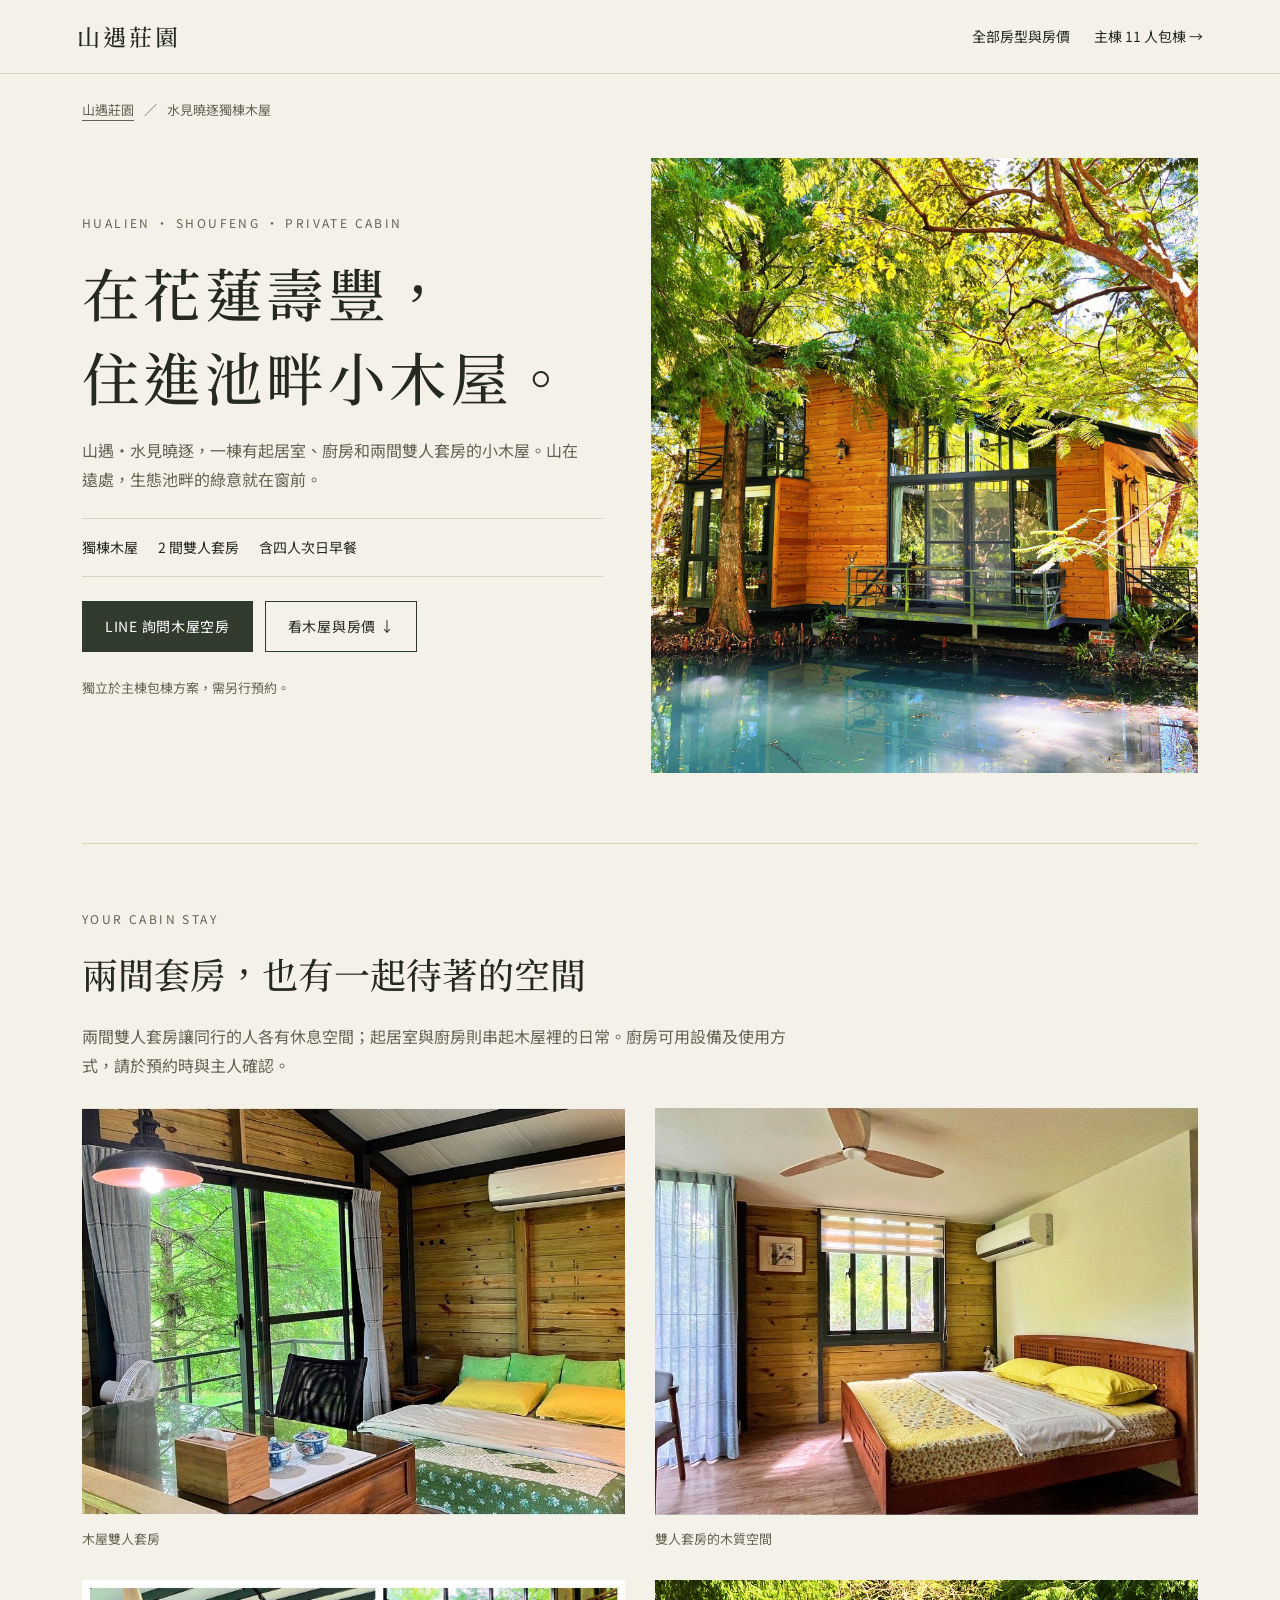
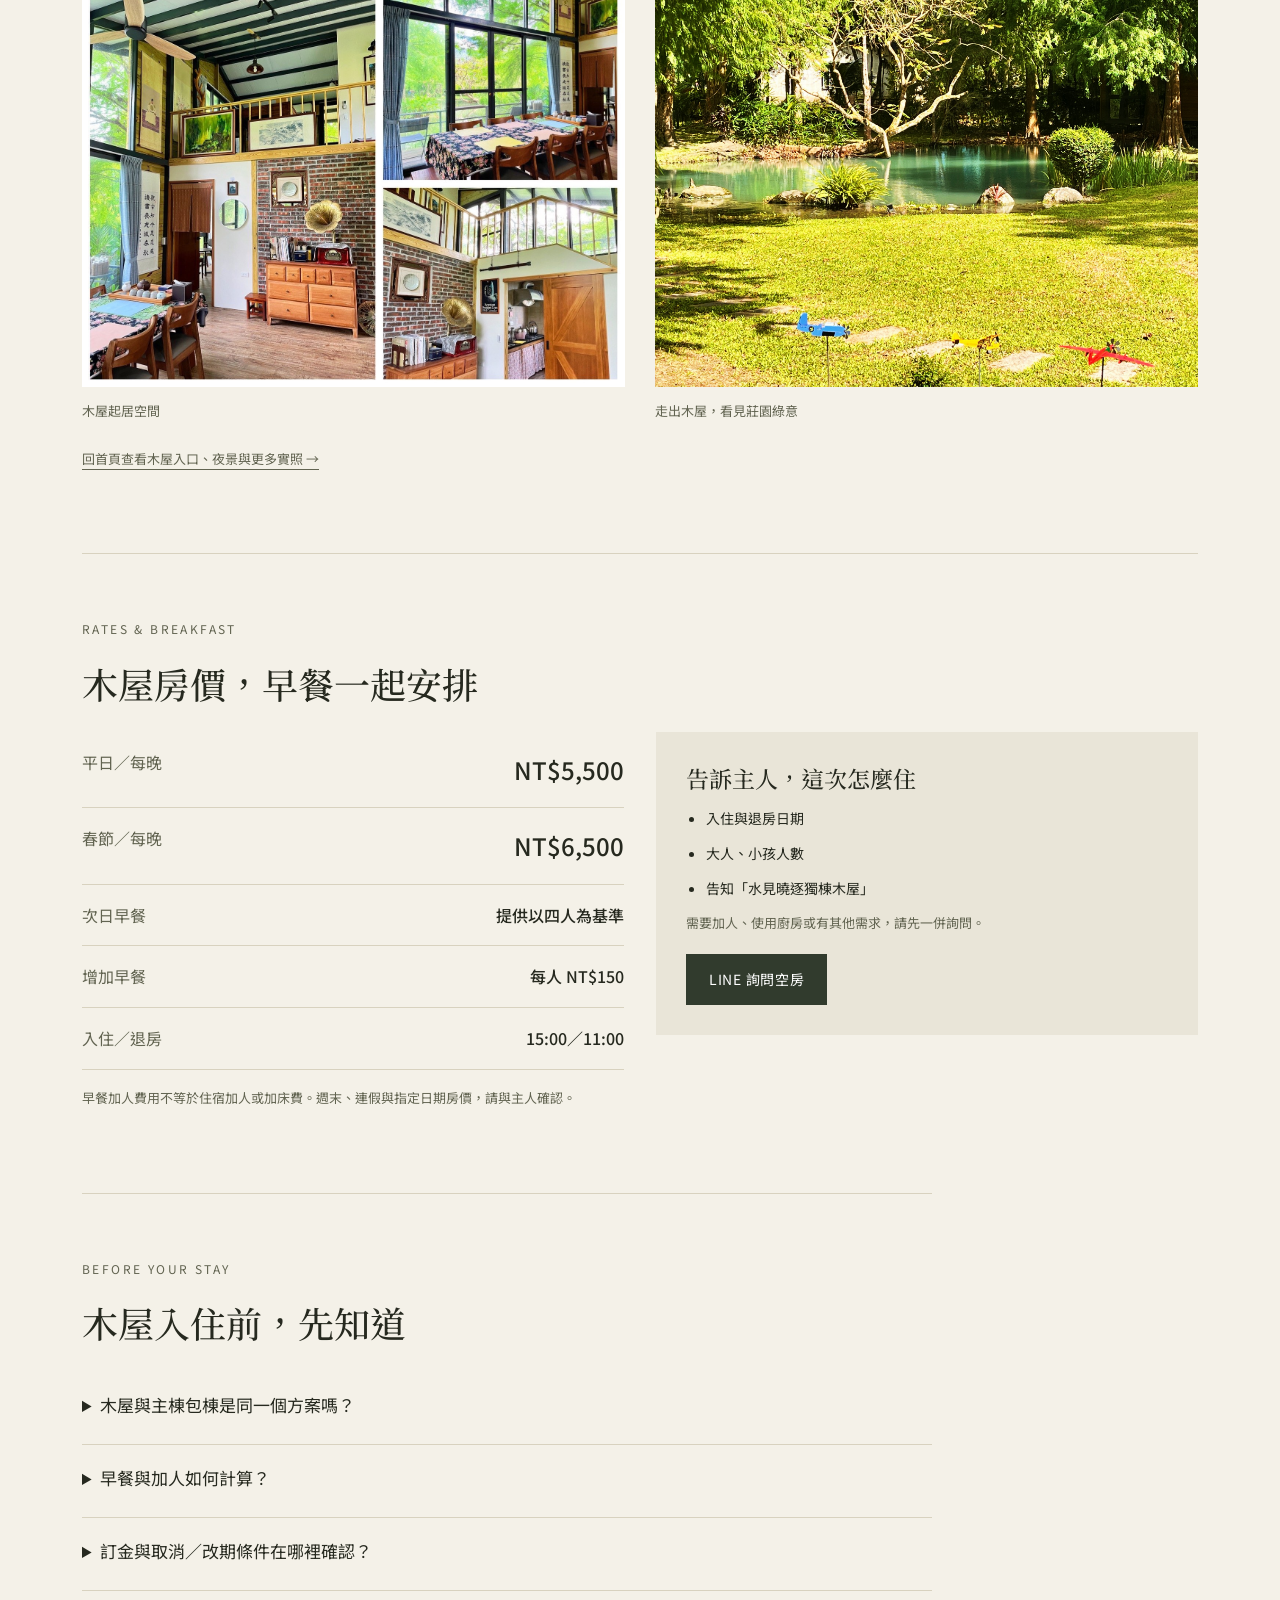
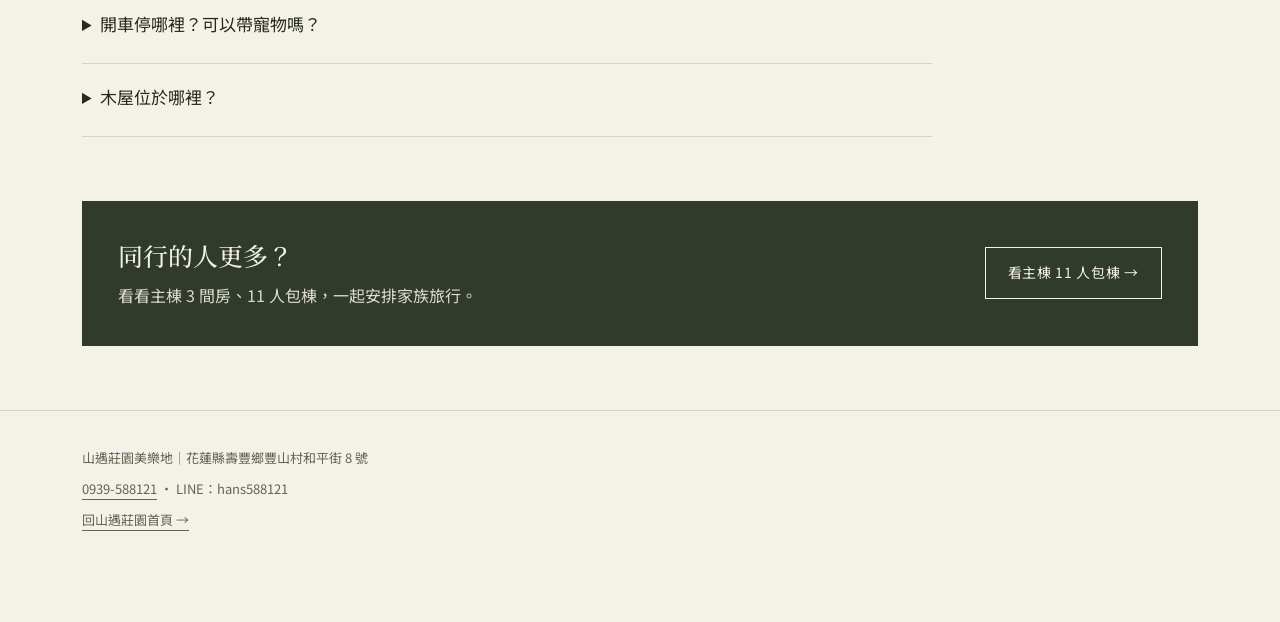
<file: cabin.html>
<!DOCTYPE html>
<html lang="zh-Hant">
<head>
<meta charset="utf-8">
<meta name="viewport" content="width=device-width, initial-scale=1">
<title>花蓮壽豐獨棟小木屋｜水見曉逐・兩間雙人套房｜山遇莊園</title>
<meta name="description" content="山遇莊園水見曉逐獨棟木屋，兩間雙人套房、起居室與廚房，平日每晚 NT$5,500、春節 NT$6,500，含四人次日早餐。看池畔木屋與室內實照，透過 LINE 詢問空房。">
<link rel="canonical" href="https://shanyu2015.com/cabin.html">
<meta name="robots" content="index,follow,max-image-preview:large">
<meta property="og:title" content="花蓮壽豐獨棟小木屋｜山遇・水見曉逐">
<meta property="og:description" content="兩間雙人套房、起居室與廚房，從池畔木屋看見山遇的綠意。查看實照、房價與早餐安排。">
<meta property="og:type" content="website">
<meta property="og:url" content="https://shanyu2015.com/cabin.html">
<meta property="og:site_name" content="山遇莊園美樂地">
<meta property="og:image" content="https://shanyu2015.com/assets/og/cabin.jpg">
<meta property="og:image:width" content="1200">
<meta property="og:image:height" content="630">
<meta property="og:image:alt" content="水見曉逐木屋實景，雙層玻璃窗與池畔倒影">
<meta property="og:locale" content="zh_TW">
<meta name="twitter:card" content="summary_large_image">
<meta name="twitter:title" content="花蓮壽豐獨棟小木屋｜山遇・水見曉逐">
<meta name="twitter:description" content="兩間雙人套房、起居室與廚房，從池畔木屋看見山遇的綠意。查看實照、房價與早餐安排。">
<meta name="twitter:image" content="https://shanyu2015.com/assets/og/cabin.jpg">
<link rel="preconnect" href="https://fonts.googleapis.com">
<link rel="preconnect" href="https://fonts.gstatic.com" crossorigin>
<link rel="preload" as="style" href="https://fonts.googleapis.com/css2?family=Noto+Sans+TC:wght@400;500&family=Noto+Serif+TC:wght@400;500&display=swap" onload="this.onload=null;this.rel='stylesheet'">
<noscript><link rel="stylesheet" href="https://fonts.googleapis.com/css2?family=Noto+Sans+TC:wght@400;500&family=Noto+Serif+TC:wght@400;500&display=swap"></noscript>
<link rel="stylesheet" href="landing.css">
<script src="analytics-config.js" defer></script>
<script src="analytics.js" defer></script>
<script type="application/ld+json">
{"@context":"https://schema.org","@graph":[{"@type":"WebPage","@id":"https://shanyu2015.com/cabin.html#page","url":"https://shanyu2015.com/cabin.html","name":"花蓮壽豐獨棟小木屋｜山遇・水見曉逐","inLanguage":"zh-Hant","mainEntity":{"@id":"https://shanyu2015.com/cabin.html#stay"},"breadcrumb":{"@id":"https://shanyu2015.com/cabin.html#breadcrumb"}},{"@type":"Accommodation","@id":"https://shanyu2015.com/cabin.html#stay","name":"山遇・水見曉逐獨棟木屋","description":"獨棟木屋，擁有起居室、廚房及兩間雙人套房；住宿含四人次日早餐。","numberOfBedrooms":2,"image":"https://shanyu2015.com/assets/gallery-hd-20260916/cabin-pond.jpg","containedInPlace":{"@type":"BedAndBreakfast","name":"山遇莊園美樂地","url":"https://shanyu2015.com/","telephone":"+886-939-588121","address":{"@type":"PostalAddress","streetAddress":"豐山村和平街8號","addressLocality":"壽豐鄉","addressRegion":"花蓮縣","addressCountry":"TW"}}},{"@type":"BreadcrumbList","@id":"https://shanyu2015.com/cabin.html#breadcrumb","itemListElement":[{"@type":"ListItem","position":1,"name":"山遇莊園","item":"https://shanyu2015.com/"},{"@type":"ListItem","position":2,"name":"水見曉逐獨棟木屋","item":"https://shanyu2015.com/cabin.html"}]},{"@type":"FAQPage","@id":"https://shanyu2015.com/cabin.html#faq","mainEntity":[{"@type":"Question","name":"木屋與主棟包棟是同一個方案嗎？","acceptedAnswer":{"@type":"Answer","text":"不是。水見曉逐是獨棟木屋，有兩間雙人套房、起居室與廚房；主棟 11 人包棟不包含木屋，兩者分開預約。"}},{"@type":"Question","name":"早餐與加人如何計算？","acceptedAnswer":{"@type":"Answer","text":"木屋次日早餐提供以四人為基準，每增加一人酌收 NT$150。住宿加人、加床與可入住人數，請在預約前依同行人數向主人確認。"}},{"@type":"Question","name":"訂金與取消／改期條件在哪裡確認？","acceptedAnswer":{"@type":"Answer","text":"請在付款前透過 LINE 與主人確認當次預約的訂金、付款及取消／改期條件，確認後再匯款，並保留雙方確認的內容。"}},{"@type":"Question","name":"開車停哪裡？可以帶寵物嗎？","acceptedAnswer":{"@type":"Answer","text":"可停於民宿庭院空地或門口，請依主人指引停放。寵物同行請於預訂前詢問主人，確認安排後再付款。"}},{"@type":"Question","name":"木屋位於哪裡？","acceptedAnswer":{"@type":"Answer","text":"木屋位於山遇莊園內，地址為花蓮縣壽豐鄉豐山村和平街 8 號，鄰近豐田車站。開啟 Google 地圖導航 →"}}]}]}
</script>
</head>
<body>
<a class="skip-link" href="#main">跳到主要內容</a>
<header class="header"><a class="brand" href="/">山遇莊園</a><nav aria-label="主選單"><a href="/#room-options">全部房型與房價</a><a href="main-building.html" data-track="room_select" data-room="main-building" data-placement="nav">主棟 11 人包棟 →</a></nav></header>
<main class="wrap" id="main">
  <nav class="breadcrumb" aria-label="麵包屑"><a href="/">山遇莊園</a><span aria-hidden="true">／</span><span aria-current="page">水見曉逐獨棟木屋</span></nav>
  <section class="hero cabin" aria-labelledby="page-title">
    <div>
      <p class="eyebrow">HUALIEN · SHOUFENG · PRIVATE CABIN</p>
      <h1 id="page-title">在花蓮壽豐，<br>住進池畔小木屋。</h1>
      <p class="lead">山遇・水見曉逐，一棟有起居室、廚房和兩間雙人套房的小木屋。山在遠處，生態池畔的綠意就在窗前。</p>
      <div class="facts" data-room-view="cabin" data-placement="landing-hero"><span>獨棟木屋</span><span>2 間雙人套房</span><span>含四人次日早餐</span></div>
      <div class="actions"><a class="btn primary" href="https://line.me/ti/p/~hans588121" target="_blank" rel="noopener" data-track="line_click" data-room="cabin" data-placement="landing-hero">LINE 詢問木屋空房</a><a class="btn" href="#room-details" data-track="room_select" data-room="cabin" data-placement="landing-hero">看木屋與房價 ↓</a></div>
      <p class="note">獨立於主棟包棟方案，需另行預約。</p>
    </div>
    <img class="hero-photo" src="assets/gallery-hd-20260916/cabin-pond.jpg" alt="水見曉逐木屋實景，雙層玻璃窗與池畔倒影" width="2364" height="1774" fetchpriority="high">
  </section>
  <section class="section" id="room-details" aria-labelledby="spaces-title">
    <p class="eyebrow">YOUR CABIN STAY</p><h2 id="spaces-title">兩間套房，也有一起待著的空間</h2>
    <p class="section-intro">兩間雙人套房讓同行的人各有休息空間；起居室與廚房則串起木屋裡的日常。廚房可用設備及使用方式，請於預約時與主人確認。</p>
    <div class="space-grid"><figure><img src="assets/cabin-2main.jpg" alt="木屋雙人床、窗邊書桌與木質牆面" width="1243" height="664" loading="lazy"><figcaption>木屋雙人套房</figcaption></figure><figure><img src="assets/cabin-main.jpg" alt="水見曉逐雙人床與木質牆面" width="1069" height="748" loading="lazy"><figcaption>雙人套房的木質空間</figcaption></figure><figure><img src="assets/cabin-3.jpg" alt="木屋起居空間的紅磚牆、座椅與留聲機" width="1477" height="1108" loading="lazy"><figcaption>木屋起居空間</figcaption></figure><figure><img src="assets/gallery-hd-20260916/garden-lawn.jpg" alt="山遇莊園庭園草地與樹木" width="2730" height="1536" loading="lazy"><figcaption>走出木屋，看見莊園綠意</figcaption></figure></div>
    <p class="note" style="margin-top:24px"><a href="/#rooms">回首頁查看木屋入口、夜景與更多實照 →</a></p>
  </section>
  <section class="section" id="rates" aria-labelledby="rates-title">
    <p class="eyebrow">RATES & BREAKFAST</p><h2 id="rates-title">木屋房價，早餐一起安排</h2>
    <div class="rate-grid"><div><dl class="rates"><div><dt>平日／每晚</dt><dd class="amount">NT$5,500</dd></div><div><dt>春節／每晚</dt><dd class="amount">NT$6,500</dd></div><div><dt>次日早餐</dt><dd>提供以四人為基準</dd></div><div><dt>增加早餐</dt><dd>每人 NT$150</dd></div><div><dt>入住／退房</dt><dd>15:00／11:00</dd></div></dl><p class="note" style="margin-top:16px">早餐加人費用不等於住宿加人或加床費。週末、連假與指定日期房價，請與主人確認。</p></div><div class="booking-note"><h3>告訴主人，這次怎麼住</h3><ul><li>入住與退房日期</li><li>大人、小孩人數</li><li>告知「水見曉逐獨棟木屋」</li></ul><p class="note">需要加人、使用廚房或有其他需求，請先一併詢問。</p><a class="btn primary" href="https://line.me/ti/p/~hans588121" target="_blank" rel="noopener" data-track="line_click" data-room="cabin" data-placement="landing-details">LINE 詢問空房</a></div></div>
  </section>
  <section class="section faq" aria-labelledby="faq-title">
    <p class="eyebrow">BEFORE YOUR STAY</p><h2 id="faq-title">木屋入住前，先知道</h2>
    <details><summary>木屋與主棟包棟是同一個方案嗎？</summary><p>不是。水見曉逐是獨棟木屋，有兩間雙人套房、起居室與廚房；主棟 11 人包棟不包含木屋，兩者分開預約。</p></details>
    <details><summary>早餐與加人如何計算？</summary><p>木屋次日早餐提供以四人為基準，每增加一人酌收 NT$150。住宿加人、加床與可入住人數，請在預約前依同行人數向主人確認。</p></details>
    <details><summary>訂金與取消／改期條件在哪裡確認？</summary><p>請在付款前透過 LINE 與主人確認當次預約的訂金、付款及取消／改期條件，確認後再匯款，並保留雙方確認的內容。</p></details>
    <details><summary>開車停哪裡？可以帶寵物嗎？</summary><p>可停於民宿庭院空地或門口，請依主人指引停放。寵物同行請於預訂前詢問主人，確認安排後再付款。</p></details>
    <details><summary>木屋位於哪裡？</summary><p>木屋位於山遇莊園內，地址為花蓮縣壽豐鄉豐山村和平街 8 號，鄰近豐田車站。<a href="https://www.google.com/maps/search/?api=1&query=%E8%8A%B1%E8%93%AE%E7%B8%A3%E5%A3%BD%E8%B1%90%E9%84%89%E8%B1%90%E5%B1%B1%E6%9D%91%E5%92%8C%E5%B9%B3%E8%A1%978%E8%99%9F" target="_blank" rel="noopener">開啟 Google 地圖導航 →</a></p></details>
  </section>
  <aside class="next-stay"><div><h2>同行的人更多？</h2><p>看看主棟 3 間房、11 人包棟，一起安排家族旅行。</p></div><a class="btn" href="main-building.html" data-track="room_select" data-room="main-building" data-placement="landing-details">看主棟 11 人包棟 →</a></aside>
</main>
<footer class="footer"><div class="wrap"><p>山遇莊園美樂地｜花蓮縣壽豐鄉豐山村和平街 8 號</p><p><a href="tel:0939588121" data-track="phone_click" data-room="cabin" data-placement="footer">0939-588121</a> · LINE：hans588121</p><a href="/">回山遇莊園首頁 →</a></div></footer>
<div class="sticky" aria-label="快速預約"><a href="#rates">看木屋房價</a><a href="https://line.me/ti/p/~hans588121" target="_blank" rel="noopener" data-track="line_click" data-room="cabin" data-placement="sticky">LINE 詢問空房</a></div>
</body>
</html>
</file>
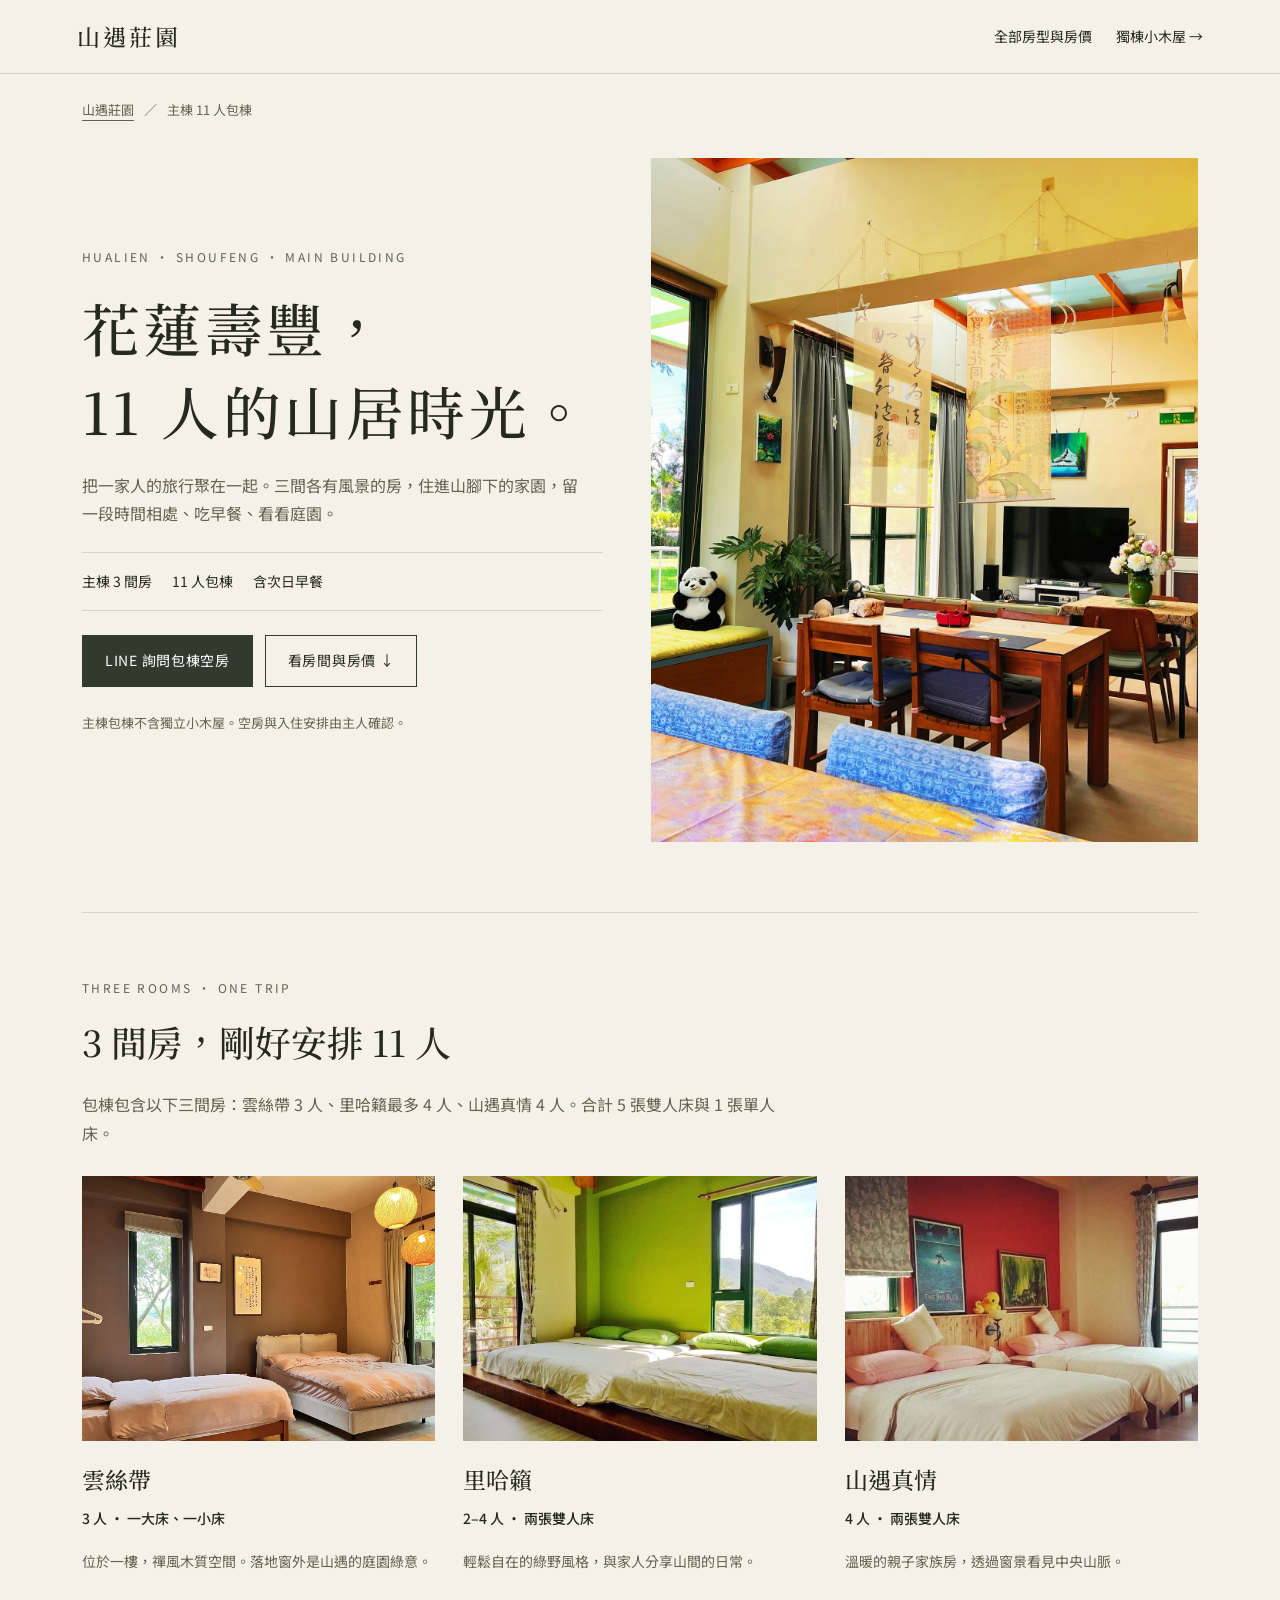
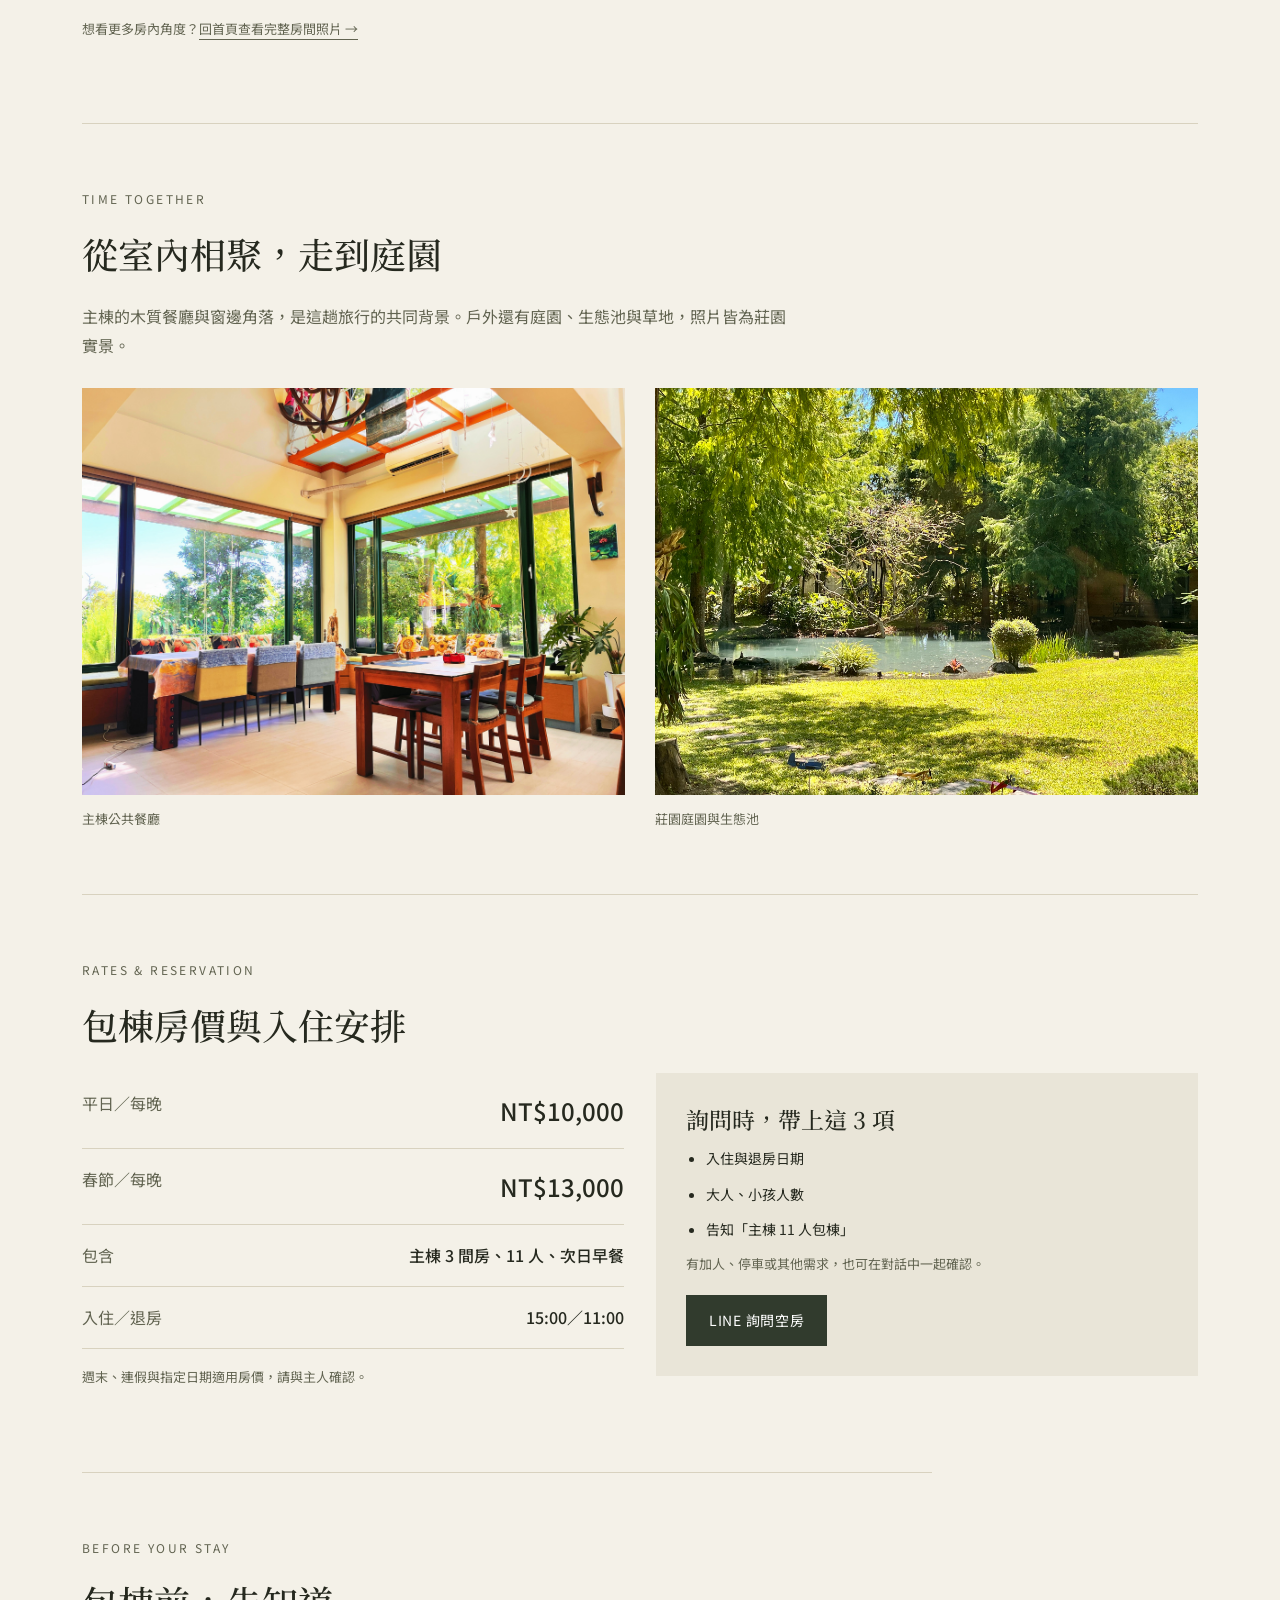
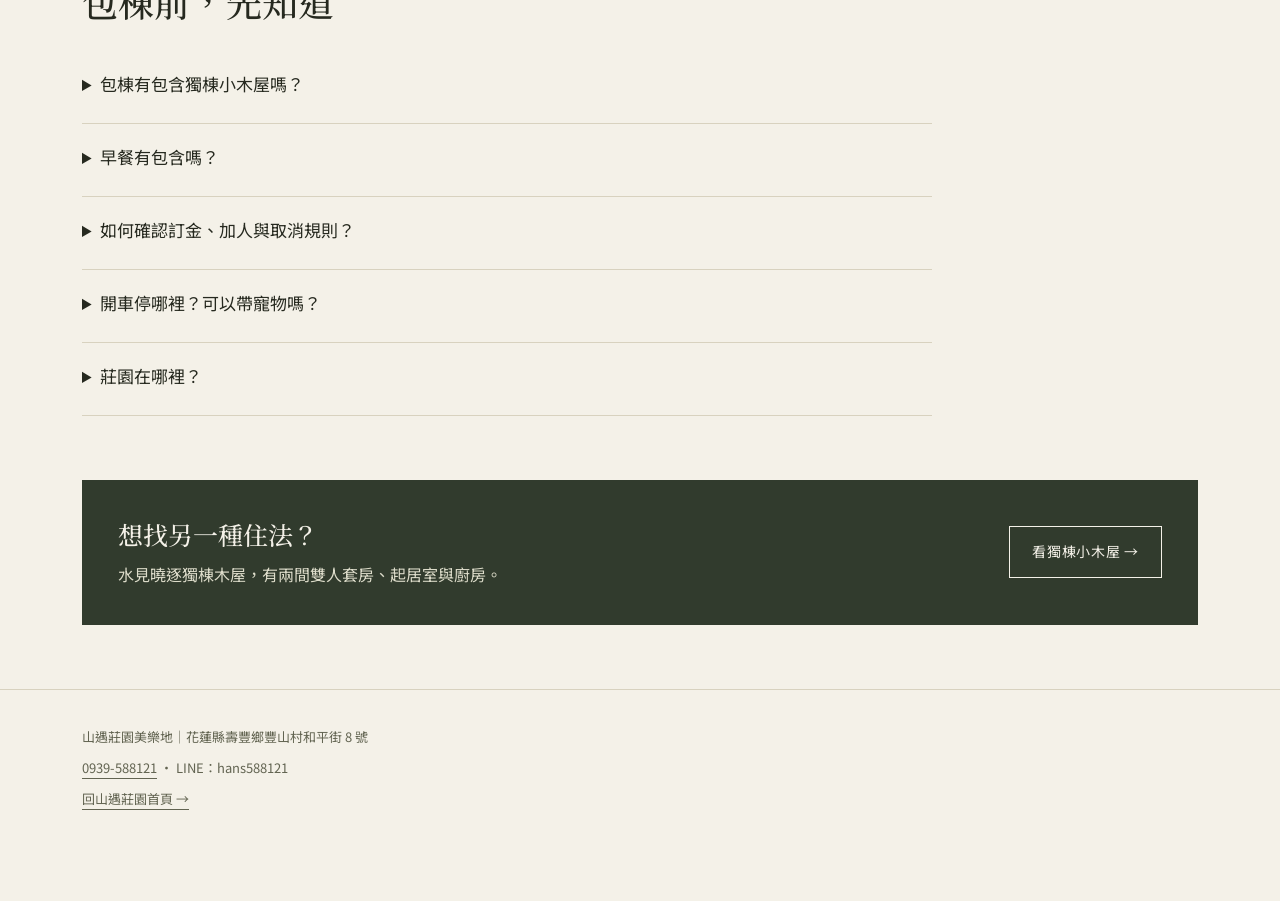
<file: main-building.html>
<!DOCTYPE html>
<html lang="zh-Hant">
<head>
<meta charset="utf-8">
<meta name="viewport" content="width=device-width, initial-scale=1">
<title>花蓮壽豐 11 人包棟｜3 間房・含早餐｜山遇莊園</title>
<meta name="description" content="山遇莊園主棟 11 人包棟，含雲絲帶、里哈籟、山遇真情 3 間房，平日每晚 NT$10,000、春節 NT$13,000，住宿含次日早餐。看房間、床型與公共空間實照，透過 LINE 詢問入住日期。">
<link rel="canonical" href="https://shanyu2015.com/main-building.html">
<meta name="robots" content="index,follow,max-image-preview:large">
<meta property="og:title" content="花蓮壽豐 11 人包棟｜山遇莊園">
<meta property="og:description" content="3 間房，11 人一起住進山腳下的家園。查看房間配置、房價與公共空間實照。">
<meta property="og:type" content="website">
<meta property="og:url" content="https://shanyu2015.com/main-building.html">
<meta property="og:site_name" content="山遇莊園美樂地">
<meta property="og:image" content="https://shanyu2015.com/assets/og/main-building.jpg">
<meta property="og:image:width" content="1200">
<meta property="og:image:height" content="630">
<meta property="og:image:alt" content="山遇主棟公共客廳，沙發與大片落地窗">
<meta property="og:locale" content="zh_TW">
<meta name="twitter:card" content="summary_large_image">
<meta name="twitter:title" content="花蓮壽豐 11 人包棟｜山遇莊園">
<meta name="twitter:description" content="3 間房，11 人一起住進山腳下的家園。查看房間配置、房價與公共空間實照。">
<meta name="twitter:image" content="https://shanyu2015.com/assets/og/main-building.jpg">
<link rel="preconnect" href="https://fonts.googleapis.com">
<link rel="preconnect" href="https://fonts.gstatic.com" crossorigin>
<link rel="preload" as="style" href="https://fonts.googleapis.com/css2?family=Noto+Sans+TC:wght@400;500&family=Noto+Serif+TC:wght@400;500&display=swap" onload="this.onload=null;this.rel='stylesheet'">
<noscript><link rel="stylesheet" href="https://fonts.googleapis.com/css2?family=Noto+Sans+TC:wght@400;500&family=Noto+Serif+TC:wght@400;500&display=swap"></noscript>
<link rel="stylesheet" href="landing.css">
<script src="analytics-config.js" defer></script>
<script src="analytics.js" defer></script>
<script type="application/ld+json">
{"@context":"https://schema.org","@graph":[{"@type":"WebPage","@id":"https://shanyu2015.com/main-building.html#page","url":"https://shanyu2015.com/main-building.html","name":"花蓮壽豐 11 人包棟｜山遇莊園","inLanguage":"zh-Hant","mainEntity":{"@id":"https://shanyu2015.com/main-building.html#stay"},"breadcrumb":{"@id":"https://shanyu2015.com/main-building.html#breadcrumb"}},{"@type":"Accommodation","@id":"https://shanyu2015.com/main-building.html#stay","name":"山遇莊園主棟 11 人包棟","description":"含雲絲帶、里哈籟、山遇真情 3 間房，不含獨立小木屋；住宿含次日早餐。","numberOfBedrooms":3,"occupancy":{"@type":"QuantitativeValue","maxValue":11},"image":"https://shanyu2015.com/assets/gallery-hd-20260916/living-room.jpg","containedInPlace":{"@type":"BedAndBreakfast","name":"山遇莊園美樂地","url":"https://shanyu2015.com/","telephone":"+886-939-588121","address":{"@type":"PostalAddress","streetAddress":"豐山村和平街8號","addressLocality":"壽豐鄉","addressRegion":"花蓮縣","addressCountry":"TW"}}},{"@type":"BreadcrumbList","@id":"https://shanyu2015.com/main-building.html#breadcrumb","itemListElement":[{"@type":"ListItem","position":1,"name":"山遇莊園","item":"https://shanyu2015.com/"},{"@type":"ListItem","position":2,"name":"主棟 11 人包棟","item":"https://shanyu2015.com/main-building.html"}]},{"@type":"FAQPage","@id":"https://shanyu2015.com/main-building.html#faq","mainEntity":[{"@type":"Question","name":"包棟有包含獨棟小木屋嗎？","acceptedAnswer":{"@type":"Answer","text":"主棟包棟包含雲絲帶、里哈籟、山遇真情三間房，共 11 人，不含水見曉逐獨棟木屋。需要木屋可另行詢問空房。"}},{"@type":"Question","name":"早餐有包含嗎？","acceptedAnswer":{"@type":"Answer","text":"住宿含次日早餐。若有飲食需求，請於預約時先與主人討論。"}},{"@type":"Question","name":"如何確認訂金、加人與取消規則？","acceptedAnswer":{"@type":"Answer","text":"請在付款前透過 LINE 確認入住日期的房價、加人安排、訂金及取消／改期條件，確認後再匯款，並保留雙方確認的內容。"}},{"@type":"Question","name":"開車停哪裡？可以帶寵物嗎？","acceptedAnswer":{"@type":"Answer","text":"可停於民宿庭院空地或門口；抵達時請依主人指引停放，多車同行請先告知。寵物同行請於預訂前詢問主人，確認安排後再付款。"}},{"@type":"Question","name":"莊園在哪裡？","acceptedAnswer":{"@type":"Answer","text":"花蓮縣壽豐鄉豐山村和平街 8 號，鄰近豐田車站。開啟 Google 地圖導航 →"}}]}]}
</script>
</head>
<body>
<a class="skip-link" href="#main">跳到主要內容</a>
<header class="header"><a class="brand" href="/">山遇莊園</a><nav aria-label="主選單"><a href="/#room-options">全部房型與房價</a><a href="cabin.html" data-track="room_select" data-room="cabin" data-placement="nav">獨棟小木屋 →</a></nav></header>
<main class="wrap" id="main">
  <nav class="breadcrumb" aria-label="麵包屑"><a href="/">山遇莊園</a><span aria-hidden="true">／</span><span aria-current="page">主棟 11 人包棟</span></nav>
  <section class="hero" aria-labelledby="page-title">
    <div>
      <p class="eyebrow">HUALIEN · SHOUFENG · MAIN BUILDING</p>
      <h1 id="page-title">花蓮壽豐，<br>11 人的山居時光。</h1>
      <p class="lead">把一家人的旅行聚在一起。三間各有風景的房，住進山腳下的家園，留一段時間相處、吃早餐、看看庭園。</p>
      <div class="facts" data-room-view="main-building" data-placement="landing-hero"><span>主棟 3 間房</span><span>11 人包棟</span><span>含次日早餐</span></div>
      <div class="actions"><a class="btn primary" href="https://line.me/ti/p/~hans588121" target="_blank" rel="noopener" data-track="line_click" data-room="main-building" data-placement="landing-hero">LINE 詢問包棟空房</a><a class="btn" href="#room-details" data-track="room_select" data-room="main-building" data-placement="landing-hero">看房間與房價 ↓</a></div>
      <p class="note">主棟包棟不含獨立小木屋。空房與入住安排由主人確認。</p>
    </div>
    <img class="hero-photo" src="assets/gallery-hd-20260916/living-room.jpg" alt="山遇主棟公共客廳，沙發與大片落地窗" width="2364" height="1774" fetchpriority="high">
  </section>
  <section class="section" id="room-details" aria-labelledby="rooms-title">
    <p class="eyebrow">THREE ROOMS · ONE TRIP</p><h2 id="rooms-title">3 間房，剛好安排 11 人</h2>
    <p class="section-intro">包棟包含以下三間房：雲絲帶 3 人、里哈籟最多 4 人、山遇真情 4 人。合計 5 張雙人床與 1 張單人床。</p>
    <div class="room-grid">
      <article class="room-card"><img src="assets/room-yunsidai-2.jpg" alt="雲絲帶的一張雙人床與一張單人床" width="1320" height="895" loading="lazy"><div><h3>雲絲帶</h3><p class="room-meta">3 人 · 一大床、一小床</p><p>位於一樓，禪風木質空間。落地窗外是山遇的庭園綠意。</p></div></article>
      <article class="room-card"><img src="assets/room-lihalai.jpg" alt="里哈籟的兩張雙人床與窗邊景色" width="945" height="709" loading="lazy"><div><h3>里哈籟</h3><p class="room-meta">2–4 人 · 兩張雙人床</p><p>輕鬆自在的綠野風格，與家人分享山間的日常。</p></div></article>
      <article class="room-card"><img src="assets/room-zhenqing.jpg" alt="山遇真情的兩張雙人床與暖色房間" width="810" height="456" loading="lazy"><div><h3>山遇真情</h3><p class="room-meta">4 人 · 兩張雙人床</p><p>溫暖的親子家族房，透過窗景看見中央山脈。</p></div></article>
    </div>
    <p class="note" style="margin-top:24px">想看更多房內角度？<a href="/#rooms">回首頁查看完整房間照片 →</a></p>
  </section>
  <section class="section" aria-labelledby="spaces-title">
    <p class="eyebrow">TIME TOGETHER</p><h2 id="spaces-title">從室內相聚，走到庭園</h2>
    <p class="section-intro">主棟的木質餐廳與窗邊角落，是這趟旅行的共同背景。戶外還有庭園、生態池與草地，照片皆為莊園實景。</p>
    <div class="space-grid"><figure><img src="assets/gallery-hd-20260916/dining-room.jpg" alt="主棟木質餐桌、座椅與落地窗外的綠意" width="2364" height="1774" loading="lazy"><figcaption>主棟公共餐廳</figcaption></figure><figure><img src="assets/gallery-hd-20260916/garden-pond.jpg" alt="山遇莊園庭園與生態池" width="2730" height="1536" loading="lazy"><figcaption>莊園庭園與生態池</figcaption></figure></div>
  </section>
  <section class="section" id="rates" aria-labelledby="rates-title">
    <p class="eyebrow">RATES & RESERVATION</p><h2 id="rates-title">包棟房價與入住安排</h2>
    <div class="rate-grid"><div><dl class="rates"><div><dt>平日／每晚</dt><dd class="amount">NT$10,000</dd></div><div><dt>春節／每晚</dt><dd class="amount">NT$13,000</dd></div><div><dt>包含</dt><dd>主棟 3 間房、11 人、次日早餐</dd></div><div><dt>入住／退房</dt><dd>15:00／11:00</dd></div></dl><p class="note" style="margin-top:16px">週末、連假與指定日期適用房價，請與主人確認。</p></div><div class="booking-note"><h3>詢問時，帶上這 3 項</h3><ul><li>入住與退房日期</li><li>大人、小孩人數</li><li>告知「主棟 11 人包棟」</li></ul><p class="note">有加人、停車或其他需求，也可在對話中一起確認。</p><a class="btn primary" href="https://line.me/ti/p/~hans588121" target="_blank" rel="noopener" data-track="line_click" data-room="main-building" data-placement="landing-details">LINE 詢問空房</a></div></div>
  </section>
  <section class="section faq" aria-labelledby="faq-title">
    <p class="eyebrow">BEFORE YOUR STAY</p><h2 id="faq-title">包棟前，先知道</h2>
    <details><summary>包棟有包含獨棟小木屋嗎？</summary><p>主棟包棟包含雲絲帶、里哈籟、山遇真情三間房，共 11 人，不含水見曉逐獨棟木屋。需要木屋可另行詢問空房。</p></details>
    <details><summary>早餐有包含嗎？</summary><p>住宿含次日早餐。若有飲食需求，請於預約時先與主人討論。</p></details>
    <details><summary>如何確認訂金、加人與取消規則？</summary><p>請在付款前透過 LINE 確認入住日期的房價、加人安排、訂金及取消／改期條件，確認後再匯款，並保留雙方確認的內容。</p></details>
    <details><summary>開車停哪裡？可以帶寵物嗎？</summary><p>可停於民宿庭院空地或門口；抵達時請依主人指引停放，多車同行請先告知。寵物同行請於預訂前詢問主人，確認安排後再付款。</p></details>
    <details><summary>莊園在哪裡？</summary><p>花蓮縣壽豐鄉豐山村和平街 8 號，鄰近豐田車站。<a href="https://www.google.com/maps/search/?api=1&query=%E8%8A%B1%E8%93%AE%E7%B8%A3%E5%A3%BD%E8%B1%90%E9%84%89%E8%B1%90%E5%B1%B1%E6%9D%91%E5%92%8C%E5%B9%B3%E8%A1%978%E8%99%9F" target="_blank" rel="noopener">開啟 Google 地圖導航 →</a></p></details>
  </section>
  <aside class="next-stay"><div><h2>想找另一種住法？</h2><p>水見曉逐獨棟木屋，有兩間雙人套房、起居室與廚房。</p></div><a class="btn" href="cabin.html" data-track="room_select" data-room="cabin" data-placement="landing-details">看獨棟小木屋 →</a></aside>
</main>
<footer class="footer"><div class="wrap"><p>山遇莊園美樂地｜花蓮縣壽豐鄉豐山村和平街 8 號</p><p><a href="tel:0939588121" data-track="phone_click" data-room="main-building" data-placement="footer">0939-588121</a> · LINE：hans588121</p><a href="/">回山遇莊園首頁 →</a></div></footer>
<div class="sticky" aria-label="快速預約"><a href="#rates">看包棟房價</a><a href="https://line.me/ti/p/~hans588121" target="_blank" rel="noopener" data-track="line_click" data-room="main-building" data-placement="sticky">LINE 詢問空房</a></div>
</body>
</html>
</file>
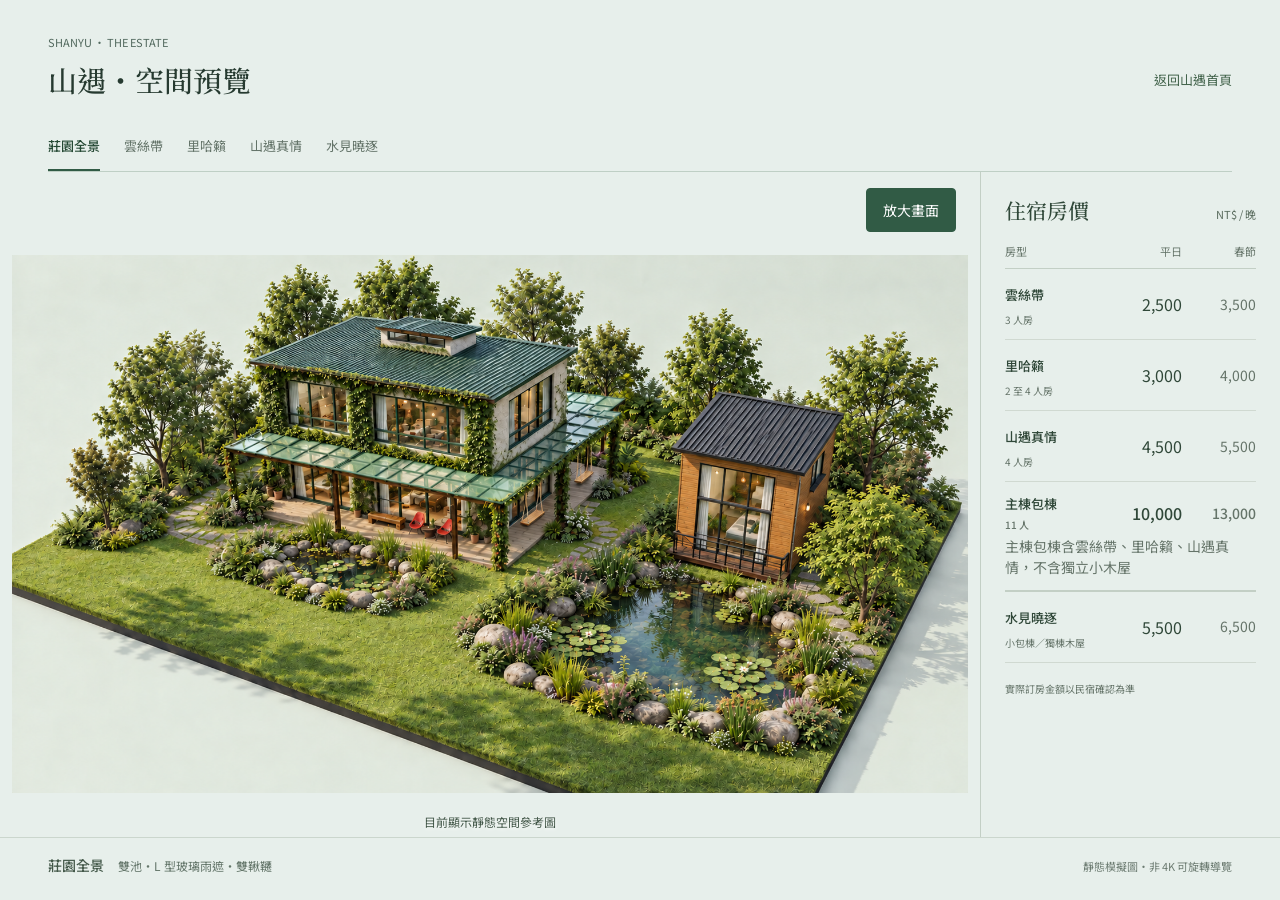
<file: tour-hd.html>
<!DOCTYPE html>
<html lang="zh-Hant">
<head>
  <meta charset="utf-8">
  <meta name="viewport" content="width=device-width, initial-scale=1">
  <title>空間預覽｜山遇莊園民宿</title>
  <meta name="robots" content="noindex,follow">
  <link rel="canonical" href="https://shanyu2015.com/tour.html">
  <script>
    const destination=new URL('tour.html',location.href);
    const params=new URLSearchParams(location.search),fragment=location.hash.slice(1);
    const views=['estate','yunsidai','lihalai','zhenqing','cabin'];
    const view=params.get('view')||fragment;
    if(views.includes(view))destination.searchParams.set('view',view);
    if(['cabin-ground','cabin-upper'].includes(fragment)){
      destination.searchParams.set('view','cabin');
      destination.searchParams.set('level',fragment.slice(6));
    }else if(view==='cabin'&&['all','ground','upper'].includes(params.get('level'))){
      destination.searchParams.set('level',params.get('level'));
    }
    location.replace(destination.href);
  </script>
  <noscript><meta http-equiv="refresh" content="0;url=tour.html"></noscript>
</head>
<body><p><a href="tour.html">前往山遇空間預覽</a></p></body>
</html>
</file>
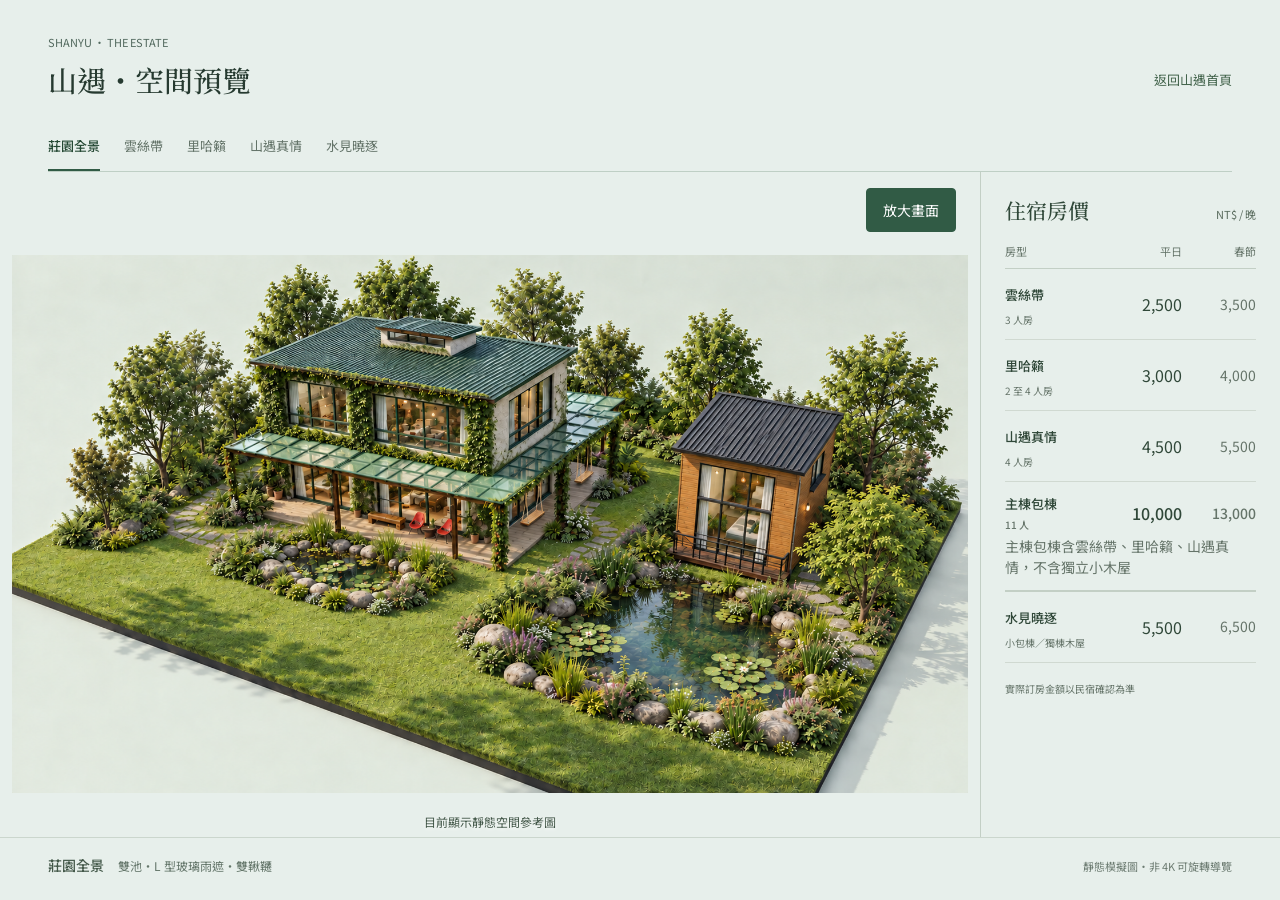
<file: tour.html>
<!DOCTYPE html>
<html lang="zh-Hant">
<head>
  <meta charset="utf-8">
  <meta name="viewport" content="width=device-width, initial-scale=1">
  <title>空間預覽｜山遇莊園民宿</title>
  <meta name="robots" content="noindex,follow">
  <link rel="canonical" href="https://shanyu2015.com/tour.html">
  <link rel="icon" href="assets/icon/icon-96.png" type="image/png">
  <link rel="preconnect" href="https://fonts.googleapis.com">
  <link rel="preconnect" href="https://fonts.gstatic.com" crossorigin>
  <link rel="preload" as="style" href="https://fonts.googleapis.com/css2?family=Noto+Serif+TC:wght@400;500&family=Noto+Sans+TC:wght@400;500&display=swap" onload="this.onload=null;this.rel='stylesheet'">
  <noscript><link rel="stylesheet" href="https://fonts.googleapis.com/css2?family=Noto+Serif+TC:wght@400;500&family=Noto+Sans+TC:wght@400;500&display=swap"></noscript>
  <link rel="stylesheet" href="tour.css?v=20260911-solid3d1">
  <script>
    const address=new URL(location.href);
    if(address.searchParams.has('v')||address.searchParams.has('mode')){
      address.searchParams.delete('v');address.searchParams.delete('mode');
      history.replaceState(null,'',address.pathname+address.search+address.hash);
    }
  </script>
  <script type="importmap">{"imports":{"three":"https://cdn.jsdelivr.net/npm/three@0.169.0/build/three.module.js","three/addons/":"https://cdn.jsdelivr.net/npm/three@0.169.0/examples/jsm/"}}</script>
</head>
<body class="tour-standalone">
  <section class="hero3d tour-guest" id="hero3d" aria-label="山遇莊園立體導覽">
    <header class="tour-head">
      <div><div class="en">SHANYU · THE ESTATE</div><h1>山遇・空間預覽</h1></div>
      <a class="tour-back" href="./#hero3d">返回山遇首頁</a>
    </header>
    <div class="tour-tabs" role="tablist" aria-label="莊園與房型"></div>
    <div class="tour-layout">
    <div class="tour-stage" id="tour-stage" role="tabpanel">
      <div class="hero3d-load"><img src="assets/hd-models/estate.webp" alt="山遇莊園靜態空間參考圖" width="1672" height="941" fetchpriority="high"><button type="button" disabled>正在載入空間預覽…</button></div>
    </div>
    <aside class="tour-prices" aria-label="住宿房價">
      <div class="tour-price-heading"><h3>住宿房價</h3><span>NT$ / 晚</span></div>
      <table>
        <caption class="tour-sr-only">各房型每晚房價，新臺幣</caption>
        <thead><tr><th scope="col">房型</th><th scope="col">平日</th><th scope="col">春節</th></tr></thead>
        <tbody>
          <tr data-rate="yunsidai"><th scope="row"><button type="button" data-room="yunsidai" aria-label="查看雲絲帶立體模型" disabled>雲絲帶</button><span>3 人房</span></th><td>2,500</td><td>3,500</td></tr>
          <tr data-rate="lihalai"><th scope="row"><button type="button" data-room="lihalai" aria-label="查看里哈籟立體模型" disabled>里哈籟</button><span>2 至 4 人房</span></th><td>3,000</td><td>4,000</td></tr>
          <tr data-rate="zhenqing"><th scope="row"><button type="button" data-room="zhenqing" aria-label="查看山遇真情立體模型" disabled>山遇真情</button><span>4 人房</span></th><td>4,500</td><td>5,500</td></tr>
          <tr class="tour-whole-house"><th scope="row">主棟包棟<span>11 人</span></th><td>10,000</td><td>13,000</td></tr>
          <tr class="tour-bundle-scope"><td colspan="3">主棟包棟含雲絲帶、里哈籟、山遇真情，不含獨立小木屋</td></tr>
        </tbody>
        <tbody class="tour-cabin">
          <tr data-rate="cabin"><th scope="row"><button type="button" data-room="cabin" aria-label="查看水見曉逐立體模型" disabled>水見曉逐</button><span>小包棟／獨棟木屋</span></th><td>5,500</td><td>6,500</td></tr>
        </tbody>
      </table>
      <p class="tour-rate-note">實際訂房金額以民宿確認為準</p>
    </aside>
    </div>
    <footer class="tour-footer"><div><strong class="tour-current">莊園全景</strong><span class="tour-detail">主棟・庭園・池畔木屋</span></div><p>依實景照片重現<br>建築與配置為示意</p></footer>
  </section>
  <script type="module">
    const section=document.querySelector('.hero3d'),button=section.querySelector('.hero3d-load button');
    let loading=false;
    async function start(){
      if(loading)return;loading=true;button.hidden=false;button.disabled=true;button.textContent='正在載入空間預覽…';
      try{
        const {mountTour}=await import('./tour-loader.js?v=20260911-reference1');
        await mountTour(section);
      }
      catch(error){button.hidden=false;button.disabled=false;button.textContent='預覽未載入，點按重試';loading=false;console.error(error);}
    }
    button.addEventListener('click',start);start();
  </script>
</body>
</html>
</file>
<file: tour.css>
.hero3d{position:relative;display:flex;flex-direction:column;height:860px;min-height:760px;max-height:none;background:#e7efeb;overflow:hidden;scroll-margin-top:0}
.tour-head{padding:34px 48px 22px;display:flex;align-items:end;justify-content:space-between;gap:20px;flex:none}
.hero3d.home-tour{height:880px;min-height:800px}
.home-tour .tour-head{padding-top:96px}
.nav.on-tour{mix-blend-mode:normal;background:#e7efeb;color:#263a30;box-sizing:border-box;height:80px;padding:18px 28px}
.nav.on-tour a{color:#263a30;border-color:#758b76;box-sizing:border-box;height:44px;min-height:44px;display:inline-flex;align-items:center;padding:8px 20px}
.nav.on-tour::before{opacity:0}
.tour-head .en{font-family:'Noto Sans TC',sans-serif;font-size:11px;letter-spacing:0;color:#52695e;margin-bottom:10px}
.tour-head h2,.tour-head h1{font-size:29px;line-height:1.4;font-weight:500;margin:0;letter-spacing:0;color:#263a30}
.tour-head p{font-family:'Noto Sans TC',sans-serif;font-size:12px;line-height:1.7;letter-spacing:0;color:#52695e;margin:0}
.tour-tabs{display:flex;gap:24px;margin:0 48px;border-bottom:1px solid #bfcfc5;min-height:48px;flex:none;overflow-x:auto;scrollbar-width:thin}
.tour-tabs button{position:relative;flex:none;border:0;border-bottom:2px solid transparent;background:none;padding:12px 0;min-height:48px;font:400 13px 'Noto Sans TC',sans-serif;letter-spacing:0;color:#637368;cursor:pointer;white-space:nowrap}
.tour-tabs button[aria-selected=true]{border-bottom-color:#315b45;color:#254934;font-weight:500}
.hero3d button:focus-visible,.hero3d canvas:focus-visible{outline:2px solid #286044;outline-offset:4px}
.tour-layout{display:grid;grid-template-columns:minmax(0,1fr) 300px;flex:1;min-height:440px}
.tour-stage{position:relative;min-width:0;min-height:0;isolation:isolate}
.tour-levels{position:absolute;top:18px;left:26px;z-index:3;display:flex;border:1px solid #91a294;border-radius:4px;overflow:hidden;background:#f8faf6}
.tour-levels[hidden]{display:none}
.tour-levels button{box-sizing:border-box;min-width:64px;height:40px;border:0;border-right:1px solid #bdccc1;background:none;color:#38513f;font:13px 'Noto Sans TC',sans-serif;letter-spacing:0;cursor:pointer}
.tour-levels button:last-child{border-right:0}
.tour-levels button[aria-pressed=true]{background:#315b45;color:#fff}
.tour-prices{box-sizing:border-box;border-left:1px solid #c3cfc5;padding:24px 24px 18px;font:13px/1.5 'Noto Sans TC',sans-serif;color:#304839;letter-spacing:0}
.tour-price-heading{display:flex;align-items:baseline;justify-content:space-between;gap:12px;margin-bottom:18px}
.tour-price-heading h3{font:500 21px/1.4 'Noto Serif TC',serif;margin:0;letter-spacing:0}
.tour-price-heading>span{font-size:11px;color:#5a6c5e;white-space:nowrap}
.tour-prices table{width:100%;border-collapse:collapse;table-layout:fixed;font-variant-numeric:tabular-nums}
.tour-prices thead th{font-size:11px;font-weight:400;color:#67766b;text-align:right;padding:0 0 9px;border-bottom:1px solid #c3cfc5}
.tour-prices thead th:first-child{width:41%;text-align:left}
.tour-prices tbody th{padding:12px 0;text-align:left;font-weight:400;border-bottom:1px solid #d0d9d1}
.tour-prices tbody th>span{display:block;font-size:10px;color:#657469;margin-top:3px}
.tour-prices tbody button{border:0;padding:0;background:none;color:inherit;font:500 13px/1.6 'Noto Sans TC',sans-serif;letter-spacing:0;cursor:pointer;text-align:left;min-height:28px}
.tour-prices tbody button:disabled{cursor:default;opacity:1}
.tour-prices tbody td{padding:12px 0;text-align:right;font-size:16px;border-bottom:1px solid #d0d9d1;white-space:nowrap}
.tour-prices tbody td:last-child{font-size:14px;color:#657469}
.tour-prices tr.is-current{background:#d9e5da;color:#204e34}
.tour-prices tr.is-current button{text-decoration:underline;text-underline-offset:5px}
.tour-prices .tour-whole-house th,.tour-prices .tour-whole-house td{font-weight:500;border-bottom:0;padding-bottom:4px}
.tour-prices .tour-bundle-scope td{padding:0 0 12px;text-align:left;font-size:10px;white-space:normal}
.tour-prices .tour-cabin{border-top:2px solid #c3cfc5}
.tour-prices .tour-cabin th>span{display:block;margin-left:0}
.room-list>.whole-house{margin-top:0}
.whole-house .room-cap{flex-basis:100%;margin:0;letter-spacing:0}
.tour-prices .tour-rate-note{font-size:10px;color:#657469;margin:18px 0 0;line-height:1.6}
.tour-sr-only{position:absolute;width:1px;height:1px;padding:0;margin:-1px;overflow:hidden;clip-path:inset(50%);white-space:nowrap}
.hero3d .tour-stage canvas{display:block;width:100%;height:100%;position:absolute;inset:0;cursor:grab;touch-action:none}
.tour-tools{position:absolute;right:24px;bottom:24px;display:flex;gap:1px;background:#bdccc1;border:1px solid #b7c7bc;border-radius:4px;z-index:2}
.tour-tools button{position:relative;background:#f8faf6;border:0;color:#354a3c;width:44px;height:44px;display:grid;place-items:center;cursor:pointer}
.tour-tools button:hover{background:#e0ebdf}
.tour-tooltip{position:absolute;bottom:54px;left:50%;transform:translateX(-50%);background:#263c2e;color:#fff;font:12px 'Noto Sans TC',sans-serif;padding:6px 8px;white-space:nowrap;opacity:0;pointer-events:none;border-radius:3px}
.tour-tools button:hover .tour-tooltip,.tour-tools button:focus-visible .tour-tooltip{opacity:1}
.tour-reference{position:absolute;left:26px;bottom:24px;z-index:2;display:flex;flex-direction:column;padding:0;border:0;background:#f8faf6;cursor:pointer;color:#344d3d;box-shadow:0 3px 15px #253c281a}
.tour-reference img{display:block;width:132px;height:88px;object-fit:cover}
.tour-reference span{font:11px 'Noto Sans TC',sans-serif;padding:8px 12px;letter-spacing:0}
.tour-reference:hover span{background:#dae7d9}
.tour-footer{display:flex;flex-direction:row;align-items:center;justify-content:space-between;gap:20px;padding:16px 48px 22px;flex:none;border-top:1px solid #cbd6cd;background:#e7efeb;text-align:left;color:#435849;font:12px/1.7 'Noto Sans TC',sans-serif;letter-spacing:0}
.tour-footer>div{display:flex;align-items:baseline;gap:14px;flex-wrap:wrap}
.tour-current{font-size:14px;font-weight:500}
.tour-detail{color:#637569}
.tour-footer p{margin:0;font-size:11px;color:#6d7c72}
.hero3d .hero3d-load{position:absolute;inset:0;background:#e7efeb;z-index:4;display:flex;align-items:center;justify-content:center;gap:12px}
.hero3d-load>img{position:absolute;inset:0;width:100%;height:100%;object-fit:contain;opacity:0.85}
.hero3d .hero3d-load button{position:relative;font:14px 'Noto Sans TC',sans-serif;letter-spacing:0;min-height:48px;padding:14px 24px;background:#f8faf6f2;border:1px solid #758b76;border-radius:4px;color:#263e2f;cursor:pointer}
.hero3d .hero3d-load button:hover{background:#263e2f;color:#fff}
.hero3d .hero3d-load button:disabled{cursor:default;background:#f8faf6f2;color:#263e2f}
.hero3d.ready .hero3d-load{display:none}
.hero3d:not(.ready) .tour-reference,.hero3d:not(.ready) .tour-tools{visibility:hidden}
.hero3d .r3d-card{right:24px;bottom:84px;max-height:calc(100% - 100px);overflow:auto;border-radius:4px}
.hero3d .r3d-card h3{letter-spacing:0}
.tour-photo-dialog{border:0;padding:0;background:#17251e;color:#f7faf6;width:min(1080px,92vw);max-width:92vw;max-height:92svh;overflow:auto;border-radius:4px}
.tour-photo-dialog::backdrop{background:#0b1713d9}
.tour-photo-dialog figure{margin:0}
.tour-photo-dialog figure img{display:block;width:100%;height:calc(88svh - 60px);object-fit:contain}
.tour-photo-dialog figcaption{padding:14px 20px;font:13px 'Noto Sans TC',sans-serif;letter-spacing:0}
.tour-dialog-close{position:absolute;right:12px;top:12px;width:44px;height:44px;display:grid;place-items:center;border:1px solid #ffffff55;background:#16251dd9;color:white;border-radius:4px;cursor:pointer}
.tour-standalone{margin:0;background:#e7efeb;font-family:'Noto Serif TC',serif}
.tour-standalone .hero3d{height:100svh;max-height:none}
.tour-mesh-actions{position:absolute;top:16px;right:24px;z-index:3;display:flex;gap:6px;flex-wrap:wrap;justify-content:flex-end;max-width:calc(100% - 48px)}
.tour-mesh-actions button,.tour-mesh-actions a{display:inline-flex;align-items:center;justify-content:center;min-height:44px;padding:0 12px;border:1px solid #a4b5a9;border-radius:4px;background:#f8faf6eb;color:#304a38;text-decoration:none;font:14px 'Noto Sans TC',sans-serif;cursor:pointer}
.tour-mesh-actions button[aria-pressed=true]{background:#315b45;color:white}
.tour-mesh-actions button:disabled{opacity:0.7;cursor:wait}
.tour-mesh-actions a:focus-visible{outline:2px solid #286044;outline-offset:3px}
.tour-mesh-status{position:absolute;left:180px;right:180px;bottom:25px;text-align:center;pointer-events:none;margin:0;font:12px/1.5 'Noto Sans TC',sans-serif;color:#435849;text-shadow:0 1px 4px #fff}
.tour-mesh-actions~.tour-levels{top:70px}
.tour-reconstruction-active .tour-mesh-status{left:24px;right:270px;bottom:30px;text-align:left}
.tour-reconstruction-active .tour-tools button{font-size:22px}
@media(max-width:640px){
  .tour-mesh-actions{top:12px;right:16px;left:16px;max-width:none;justify-content:flex-start}
  .tour-mesh-actions button,.tour-mesh-actions a{font-size:13px;padding:0 10px}
  .tour-mesh-actions~.tour-levels{top:66px}
  .tour-mesh-status{left:16px;right:16px;bottom:112px;font-size:11px}
  .tour-reconstruction-active .tour-mesh-status{left:16px;right:16px;bottom:80px}
}
.tour-back{color:#42634b;font:13px 'Noto Sans TC',sans-serif;text-decoration:none;padding:12px 0}
@media(max-width:640px){
  .tour-head{padding:26px 20px 14px;align-items:start;gap:10px}
  .tour-head h2,.tour-head h1{font-size:24px}
  .tour-head p{max-width:8em;font-size:11px}
  .tour-head .en{margin-bottom:7px;font-size:10px}
  .tour-tabs{margin:0 20px;gap:20px;min-height:48px}
  .tour-tabs button{font-size:12px}
  .tour-reference{left:16px;bottom:16px}
  .tour-levels{left:16px;top:14px}
  .tour-levels button{height:44px}
  .tour-reference img{width:96px;height:64px}
  .tour-reference span{padding:6px 10px;font-size:10px}
  .tour-tools{right:16px;bottom:16px}
  .tour-footer{padding:13px 20px 18px;gap:10px;align-items:start}
  .tour-footer>div{flex-direction:column;gap:1px}
  .tour-detail{font-size:10px;max-width:20em}
  .tour-footer p{font-size:10px;max-width:9em;text-align:right}
  .hero3d .r3d-card{bottom:76px;left:16px;right:16px;width:auto;max-height:calc(100% - 80px)}
  .hero3d .r3d-card img.shot{height:105px}
  .hero3d .r3d-card .body{padding:12px;gap:6px}
  .tour-photo-dialog{width:94vw;max-width:94vw}
  .tour-photo-dialog figure img{height:78svh}
}
@media(max-width:800px){
  .hero3d,.hero3d.home-tour,.tour-standalone .hero3d{height:auto;max-height:none;min-height:0}
  .tour-layout{display:flex;flex-direction:column;flex:none;min-height:0}
  .tour-stage{height:440px;flex:none}
  .tour-prices{border-left:0;border-top:1px solid #c3cfc5;padding:20px}
  .tour-price-heading{margin-bottom:14px}
  .tour-prices tbody th,.tour-prices tbody td{padding:7px 0}
  .tour-prices tbody th>span{display:inline;margin-left:8px}
  .tour-prices thead th:first-child{width:48%}
  .tour-prices tbody button{min-height:44px}
  .tour-prices .tour-rate-note{margin-top:12px}
}
.intro.intro-story{flex-direction:column;align-items:center;gap:48px}
.naming-story{width:min(100%,880px);display:grid;grid-template-columns:minmax(0,1fr) minmax(0,240px);gap:32px 56px;border-top:1px solid #d8d2bf;padding-top:32px}
.naming-copy{display:flex;flex-direction:column;gap:16px;min-width:0}
.naming-story h3{margin:0;font-size:22px;font-weight:600;line-height:1.6;letter-spacing:0;color:#26291f}
.intro .naming-story p{writing-mode:horizontal-tb;max-height:none;font-size:15px;line-height:2;letter-spacing:0;overflow-wrap:anywhere}
.intro .naming-story .naming-poem{line-height:2.2}
.room-cabin{grid-template-columns:repeat(auto-fit,minmax(min(100%,300px),1fr));align-items:center}
.room-cabin>*{min-width:0}
.room-cabin .ph-main img{max-height:620px;object-fit:contain}
.cabin-story{display:flex;flex-direction:column;gap:10px;border-top:1px solid #d8d2bf;padding-top:16px}
.cabin-story h4{margin:0;font-size:18px;font-weight:600;line-height:1.7;letter-spacing:0;overflow-wrap:anywhere}
.cabin-story p{margin:0;font-size:15px;font-weight:300;line-height:2.1;letter-spacing:0;color:#55584a;overflow-wrap:anywhere}
.cabin-story .naming-origin{font-family:'Noto Sans TC',sans-serif;font-size:13px}
@media(max-width:640px){.naming-story{grid-template-columns:minmax(0,1fr);gap:24px}.naming-story h3{font-size:20px}}
@media(prefers-reduced-motion:reduce){.hero3d *{scroll-behavior:auto!important;transition:none!important}}
.tour-hd-active .tour-stage canvas{display:none}
.tour-hd-viewer{position:absolute;inset:16px 18px 82px}
.tour-stage[data-view=cabin] .tour-hd-viewer{top:72px}
.tour-hd-zoom{display:block;width:100%;height:100%;padding:0;border:0;background:none;cursor:zoom-in}
.tour-hd-viewer img{display:block;width:100%;height:100%;object-fit:contain}
.tour-mode-toggle{position:absolute;right:24px;top:18px;z-index:3;display:inline-flex;align-items:center;min-height:44px;padding:0 14px;border:1px solid #91a294;border-radius:4px;background:#f8faf6;color:#31543d;font:14px 'Noto Sans TC',sans-serif;text-decoration:none;letter-spacing:0}
.tour-hd-actions{position:absolute;right:24px;bottom:24px;z-index:2;display:flex;gap:1px;border:1px solid #b7c7bc;border-radius:4px;background:#bdccc1}
.tour-hd-actions a,.tour-hd-actions button{display:inline-flex;align-items:center;min-height:44px;padding:0 14px;border:0;background:#f8faf6;color:#31543d;font:14px 'Noto Sans TC',sans-serif;letter-spacing:0;text-decoration:none;cursor:pointer}
.tour-hd-actions a:hover,.tour-hd-actions button:hover{background:#e0ebdf}
.tour-hd-active a:focus-visible{outline:2px solid #286044;outline-offset:4px}
@media(max-width:640px){.tour-hd-active .tour-stage{height:480px}.tour-hd-viewer{inset:12px 8px 78px}.tour-stage[data-view=cabin] .tour-hd-viewer{top:68px}.tour-hd-actions{right:16px;bottom:16px}.tour-hd-actions a,.tour-hd-actions button{padding:0 10px;font-size:13px}}
.tour-guest .hero3d-load>img{opacity:1}
.tour-guest-poster{position:absolute;inset:66px 12px 26px}
.tour-guest-poster img{display:block;width:100%;height:100%;object-fit:contain}
.tour-guest [hidden]{display:none!important}
.tour-guest .tour-stage:not(.is-rotating) canvas{visibility:hidden;pointer-events:none}
.tour-guest .tour-stage[data-view=cabin]:not(.is-rotating) .tour-guest-poster{top:116px}
.tour-guest-actions{position:absolute;top:16px;left:24px;right:24px;z-index:3;display:flex;justify-content:flex-end;gap:8px}
.tour-guest-actions button{min-height:44px;padding:0 16px;border:1px solid #91a294;border-radius:4px;background:#f8faf6;color:#31543d;font:14px 'Noto Sans TC',sans-serif;cursor:pointer;letter-spacing:0}
.tour-guest-actions button:first-child{background:#315b45;color:white;border-color:#315b45}
.tour-guest-actions button:disabled{opacity:.75;cursor:wait}
.tour-guest .tour-levels{top:70px}
.tour-guest .tour-tools button{font-size:22px}
.tour-guest-status{position:absolute;left:24px;right:24px;bottom:6px;pointer-events:none;margin:0;color:#435849;font:12px/1.5 'Noto Sans TC',sans-serif;text-align:center;text-shadow:0 1px 4px #fff}
.tour-guest .is-rotating .tour-guest-status{right:270px;bottom:30px;text-align:left}
.hero3d.tour-enlarged{height:auto;min-height:0;max-height:none}
.tour-enlarged .tour-layout{display:flex;flex-direction:column;flex:none}
.tour-enlarged .tour-stage{height:85svh;min-height:560px;flex:none}
.tour-enlarged .tour-prices{border-left:0;border-top:1px solid #c3cfc5}
@media(max-width:800px){
  .tour-guest .tour-stage{height:460px}
  .tour-guest.tour-enlarged .tour-stage{height:85svh;min-height:480px}
}
@media(max-width:640px){
  .tour-guest-actions{left:12px;right:12px;top:12px;justify-content:space-between}
  .tour-guest-actions button{padding:0 12px}
  .tour-guest-poster{left:4px;right:4px;bottom:26px}
  .tour-guest .is-rotating .tour-guest-status{left:16px;right:16px;bottom:80px}
}
.tour-photo3d .tour-stage canvas{inset:66px 12px 26px;width:calc(100% - 24px);height:calc(100% - 92px);touch-action:pan-y pinch-zoom}
.tour-photo3d .tour-stage.is-rotating canvas{touch-action:none}
.tour-photo3d .tour-stage[data-view=cabin] canvas{top:116px;height:calc(100% - 142px)}
.tour-photo3d .is-rotating .tour-guest-status{left:12px;right:12px;bottom:5px;text-align:center}
@media(max-width:640px){
  .tour-photo3d .tour-stage canvas{left:4px;right:4px;width:calc(100% - 8px)}
  .tour-photo3d .tour-guest-actions{gap:4px}
  .tour-photo3d .tour-guest-actions button{padding:0 10px}
}
.tour-solid3d .tour-stage canvas{inset:64px 0 88px;width:100%;height:calc(100% - 152px)}
.tour-solid3d .tour-stage[data-view=cabin] canvas{top:114px;height:calc(100% - 202px)}
.tour-solid3d [hidden]{display:none!important}
.tour-solid-navigation{position:absolute;bottom:32px;left:24px;right:24px;z-index:3;display:flex;align-items:center;justify-content:space-between;gap:12px}
.tour-solid-navigation label{display:flex;align-items:center;gap:8px;color:#31543d;font:14px 'Noto Sans TC',sans-serif;letter-spacing:0}
.tour-solid-navigation select{min-height:44px;max-width:125px;padding:0 8px;border:1px solid #91a294;border-radius:4px;background:#f8faf6;color:#31543d;font:14px 'Noto Sans TC',sans-serif}
.tour-solid-tools{display:flex;gap:4px}
.tour-solid-tools button{width:44px;height:44px;border:1px solid #91a294;border-radius:4px;background:#f8faf6;color:#31543d;font-size:22px;cursor:pointer}
.tour-solid-status{position:absolute;bottom:7px;left:12px;right:12px;margin:0;text-align:center;color:#435849;font:12px/1.5 'Noto Sans TC',sans-serif;pointer-events:none}
.tour-solid3d .tour-levels{top:66px}
.tour-solid3d .tour-stage{min-height:520px}
.tour-solid3d .tour-head .en,.tour-solid3d .tour-price-heading>span,.tour-solid3d .tour-footer p{font-size:12px}
.tour-solid3d .tour-tabs button{font-size:14px}
.tour-solid3d select:focus-visible{outline:2px solid #286044;outline-offset:3px}
@media(max-width:640px){
  .tour-solid-navigation{left:12px;right:12px;gap:6px}
  .tour-solid-navigation label{flex-direction:column;align-items:start;gap:2px;font-size:12px}
  .tour-solid-tools{gap:3px}
  .tour-solid-navigation select{max-width:115px}
  .tour-solid3d .tour-guest-actions{gap:4px}
  .tour-solid3d .tour-guest-actions button{padding:0 8px}
  .tour-solid3d .tour-stage{height:540px}
  .tour-solid3d .tour-stage canvas{bottom:104px;height:calc(100% - 168px)}
  .tour-solid3d .tour-stage[data-view=cabin] canvas{height:calc(100% - 218px)}
}
</file>
<file: homepage-conversion.css>
/* Clear booking choices, in the existing manor palette. */
html{scroll-padding-top:0}
.stay-options,.room,.whole-house,#rooms,#reserve,#booking-faq{scroll-margin-top:92px}
.nav,.nav.on-tour{box-sizing:border-box;height:80px;padding:16px 28px;mix-blend-mode:normal;transition:background .25s,color .25s}
.nav-links{display:flex;gap:10px;pointer-events:auto}
.nav .nav-links a,.nav.on-tour .nav-links a{box-sizing:border-box;display:inline-flex;align-items:center;justify-content:center;min-height:44px;height:44px;padding:10px 16px;letter-spacing:2px}
.nav.scrolled,.nav.on-tour{background:#f4f1e8;color:#26291f;border-bottom:1px solid #d8d2bf}
.nav.scrolled a,.nav.on-tour a{color:#26291f;border-color:#8a8e7e}
.nav.scrolled a:hover,.nav.on-tour a:hover{background:#e9e5d8;color:#26291f}
.nav.scrolled::before,.nav.on-tour::before{opacity:0}
.hero-shade{background:linear-gradient(0deg,rgba(16,23,16,.9),rgba(16,23,16,0) 65%),linear-gradient(180deg,rgba(16,23,16,.35),transparent 35%)}
.hero-offer{position:absolute;left:clamp(28px,6vw,88px);right:28px;bottom:110px;max-width:900px;color:#f4f1e8}
.hero-location{margin:0;font-size:clamp(22px,2.7vw,38px);line-height:1.6;font-weight:600;letter-spacing:2px;text-wrap:balance;text-shadow:0 2px 12px rgba(0,0,0,.3)}
.hero-location span{white-space:nowrap}
.hero-welcome{margin:12px 0 24px;font-size:15px;letter-spacing:3px;line-height:1.8}
.hero-actions{display:flex;gap:12px;flex-wrap:wrap}
.stay-button{box-sizing:border-box;display:inline-flex;align-items:center;justify-content:center;gap:10px;min-height:48px;padding:13px 22px;background:#303e32;color:#fff;font-family:'Noto Sans TC',sans-serif;font-size:13px;font-weight:500;letter-spacing:1.5px;border:1px solid #303e32;text-align:center}
.stay-button:hover{background:#435345;color:#fff;border-color:#435345}
.stay-button-light{background:#f4f1e8;border-color:#f4f1e8;color:#26291f}
.stay-button-light:hover{background:#fff;border-color:#fff;color:#26291f}
.stay-button-outline{background:rgba(16,23,16,.3);border-color:rgba(244,241,232,.7);color:#f4f1e8}
.stay-button:focus-visible,.stay-detail:focus-visible,.nav a:focus-visible{outline:3px solid #ad8d4c;outline-offset:4px}
.stay-options{padding:clamp(56px,7vw,96px) clamp(20px,6vw,72px);max-width:1320px;margin:auto}
.stay-heading{margin-bottom:32px}
.stay-heading .en{font-family:'Noto Sans TC',sans-serif;font-size:11px;letter-spacing:5px;color:#807b67}
.stay-heading h2{margin:14px 0 18px;font-size:clamp(25px,4vw,34px);letter-spacing:5px;font-weight:600;line-height:1.6}
.stay-heading p,.stay-note{font-family:'Noto Sans TC',sans-serif;color:#606454;font-size:14px;line-height:1.9;letter-spacing:.6px}
.stay-grid{display:grid;grid-template-columns:repeat(6,minmax(0,1fr));gap:18px}
.stay-card{grid-column:span 2;min-width:0;padding:26px;background:#fbf9f2;border:1px solid #d8d2bf;display:flex;flex-direction:column}
.stay-featured{grid-column:span 3;background:#e9ede5;border-color:#c6cebf}
.stay-label{font-family:'Noto Sans TC',sans-serif;font-size:11px;letter-spacing:3px;color:#707861}
.stay-card h3{font-size:24px;letter-spacing:3px;line-height:1.6;margin:12px 0 8px;font-weight:600}
.stay-capacity{margin:0 0 20px;font-family:'Noto Sans TC',sans-serif;font-size:14px;letter-spacing:1px;line-height:1.7}
.stay-facts{display:flex;flex-direction:column;gap:12px;margin:0 0 22px;font-family:'Noto Sans TC',sans-serif;font-size:13px;line-height:1.8}
.stay-facts>div{display:grid;grid-template-columns:5.5em minmax(0,1fr);gap:12px}
.stay-facts dt{color:#737763}
.stay-facts dd{margin:0;color:#424937}
.stay-rates{border-top:1px solid #d3d8ca;padding-top:17px;margin-top:auto;display:flex;gap:24px;flex-wrap:wrap}
.stay-rates p{margin:0;display:flex;flex-direction:column;gap:5px}
.stay-rates span{font-family:'Noto Sans TC',sans-serif;font-size:11px;letter-spacing:1px;color:#737763}
.stay-rates strong{font-size:24px;font-weight:600;letter-spacing:.5px}
.stay-rates b{font-size:19px;font-weight:400;line-height:1.7;color:#5d644f}
.stay-card-actions{display:flex;flex-wrap:wrap;align-items:center;gap:10px 20px;margin-top:22px}
.stay-detail{display:inline-flex;align-items:center;gap:8px;min-height:44px;font-family:'Noto Sans TC',sans-serif;font-size:12.5px;letter-spacing:1px;color:#3d503c;text-decoration:underline;text-underline-offset:5px}
.stay-note{max-width:850px;font-size:12px;margin:22px 0 0}
.room-actions{display:flex;gap:12px 20px;flex-wrap:wrap;align-items:center;margin-top:4px}
.whole-house .room-actions{justify-content:center;flex-basis:100%}
.booking-faq{margin-top:44px}
.booking-faq h3{font-size:22px;letter-spacing:3px;font-weight:600}
.booking-faq details{border-bottom:1px solid #d8d2bf;font-family:'Noto Sans TC',sans-serif}
.booking-faq summary{padding:20px 0;cursor:pointer;font-size:14px;line-height:1.7;color:#364431}
.booking-faq summary:focus-visible{outline:2px solid #807052;outline-offset:4px}
.booking-faq p{margin:0 0 22px;color:#55584a;font-size:14px;font-weight:300;line-height:2}
.booking-faq>.stay-detail{margin-top:20px}
@media(max-width:1000px){.stay-card{padding:22px}.stay-grid{grid-template-columns:repeat(2,minmax(0,1fr))}.stay-card,.stay-featured{grid-column:auto}.stay-card:last-child{grid-column:1/-1}}
@media(max-width:640px){
  .stay-options,.room,.whole-house,#rooms,#reserve,#booking-faq{scroll-margin-top:76px}
  .nav,.nav.on-tour{height:68px;padding:10px 16px}
  .nav .brand{font-size:18px;letter-spacing:6px}
  .nav-links{gap:8px}
  .nav .nav-links a,.nav.on-tour .nav-links a{padding:8px 11px;font-size:12px;letter-spacing:1px}
  .hero{height:100svh;min-height:560px;max-height:980px;display:block;padding:0}
  .hero-img{position:absolute;inset:0;animation:none}
  .hero-shade{display:block;background:linear-gradient(0deg,rgba(16,23,16,.96),rgba(16,23,16,.58) 35%,rgba(16,23,16,0) 65%),linear-gradient(180deg,rgba(16,23,16,.45),transparent 40%)}
  .hero-title{position:absolute;top:95px;right:25px;justify-content:flex-start;gap:14px;animation:none}
  .hero-title h1 img{height:148px}
  .hero-title .sub{font-size:12px;letter-spacing:5px;padding-top:0}
  .hero-title::before{display:none}
  .hero-offer{left:22px;right:22px;bottom:92px}
  .hero-location{font-size:24px;line-height:1.8;letter-spacing:1px;text-wrap:wrap}
  .hero-welcome{font-size:13px;letter-spacing:1px;margin:10px 0 20px}
  .hero-actions{gap:10px;display:grid;grid-template-columns:1fr 1fr}
  .hero-actions .stay-button{font-size:12px;letter-spacing:.5px;padding:12px 7px;gap:5px}
  .stay-options{padding:48px 20px}
  .stay-grid{grid-template-columns:1fr;gap:16px}
  .stay-card,.stay-card:last-child{grid-column:auto}
  .stay-heading h2{font-size:25px;letter-spacing:3px}
  .stay-card h3{font-size:23px}
  .stay-facts>div{gap:8px}
  .room,.voices-grid,.access-grid{grid-template-columns:minmax(0,1fr)}
}
@media(max-width:360px){.hero-title{top:88px}.hero-title h1 img{height:120px}.hero-title .sub{font-size:11px;letter-spacing:4px}.hero-offer{left:16px;right:16px;bottom:83px}.hero-location{font-size:21px}.hero-welcome{font-size:12px}.stay-card{padding:20px}.stay-card-actions{gap:8px 12px}.stay-rates{gap:20px}}
@media(prefers-reduced-motion:reduce){html{scroll-behavior:auto}.nav{transition:none}}
</file>
<file: landing.css>
:root{color-scheme:light;--paper:#f4f1e8;--ink:#26291f;--muted:#626451;--line:#d8d2bf;--forest:#313b2d}
*{box-sizing:border-box}
html{scroll-behavior:smooth;scroll-padding-top:90px}
body{margin:0;background:var(--paper);color:var(--ink);font-family:'Noto Sans TC',sans-serif;line-height:1.8;-webkit-font-smoothing:antialiased}
a{color:inherit;text-underline-offset:5px}
a:focus-visible,summary:focus-visible{outline:3px solid #a6662d;outline-offset:5px}
img{display:block;width:100%;height:auto}
h1,h2,h3,.brand{font-family:'Noto Serif TC',serif;font-weight:500;line-height:1.45}
h1{font-size:clamp(30px,4.5vw,58px);margin:18px 0;letter-spacing:.06em}
h2{font-size:clamp(25px,3vw,36px);margin:0 0 22px}
h3{font-size:23px;margin:0 0 10px}
p{margin:0 0 18px}
.skip-link{position:fixed;top:-100px;left:20px;background:white;padding:12px;z-index:10}
.skip-link:focus{top:10px}
.header{display:flex;justify-content:space-between;align-items:center;gap:18px;padding:20px max(6vw,20px);border-bottom:1px solid var(--line)}
.brand{font-size:23px;letter-spacing:.14em;text-decoration:none;white-space:nowrap}
.header nav{display:flex;gap:24px;font-size:14px}
.header nav a{text-decoration:none}
.wrap{max-width:1180px;margin:auto;padding:0 32px}
.breadcrumb{display:flex;gap:10px;flex-wrap:wrap;margin:24px 0;font-size:13px;color:var(--muted)}
.hero{display:grid;grid-template-columns:1fr 1.05fr;gap:48px;align-items:center;padding:12px 0 70px}
.eyebrow{color:var(--muted);font-size:12px;letter-spacing:.2em;text-transform:uppercase}
.hero .lead{color:var(--muted);font-size:16px;max-width:31em}
.hero-photo{aspect-ratio:4/5;object-fit:cover}
.hero.cabin .hero-photo{aspect-ratio:4/4.5}
.facts{display:flex;gap:10px 20px;flex-wrap:wrap;padding:16px 0;margin:24px 0;border-top:1px solid var(--line);border-bottom:1px solid var(--line);font-size:14px}
.actions{display:flex;flex-wrap:wrap;gap:12px;margin:24px 0}
.btn{display:inline-flex;justify-content:center;align-items:center;min-height:48px;padding:12px 22px;text-decoration:none;border:1px solid var(--forest);font-size:14px;letter-spacing:.05em}
.btn.primary{background:var(--forest);color:#fff}
.btn:hover{background:#e5e0d2}
.btn.primary:hover{background:#47503e}
.note{font-size:13px;color:var(--muted);line-height:1.9}
.section{padding:64px 0;border-top:1px solid var(--line)}
.section-intro{max-width:44em;color:var(--muted);margin-bottom:28px}
.room-grid{display:grid;grid-template-columns:repeat(3,1fr);gap:28px}
.room-card img{aspect-ratio:4/3;object-fit:cover;margin-bottom:22px}
.room-card p{font-size:14px;color:var(--muted)}
.room-card .room-meta{color:var(--ink);font-weight:500}
.space-grid{display:grid;grid-template-columns:repeat(2,1fr);gap:30px}
figure{margin:0}
.space-grid img{aspect-ratio:4/3;object-fit:cover}
figcaption{font-size:13px;color:var(--muted);margin-top:12px}
.rate-grid{display:grid;grid-template-columns:1fr 1fr;gap:32px;align-items:start}
.rates{margin:0}
.rates div{display:flex;justify-content:space-between;gap:20px;border-bottom:1px solid var(--line);padding:16px 0}
.rates dt{color:var(--muted)}
.rates dd{margin:0;font-weight:500}
.rates .amount{font-size:24px;white-space:nowrap}
.booking-note{background:#e9e5d8;padding:30px}
.booking-note ul{padding-left:1.25em;margin:0}
.booking-note li{margin-bottom:10px;font-size:14px}
.faq{max-width:850px}
details{border-bottom:1px solid var(--line);padding:18px 0}
summary{cursor:pointer;font-size:17px;min-height:36px}
details p{margin:16px 0 0;color:var(--muted);font-size:15px}
.next-stay{display:flex;align-items:center;justify-content:space-between;gap:28px;background:var(--forest);color:var(--paper);padding:36px;margin-bottom:64px}
.next-stay p{margin:0;color:#dddcca}
.next-stay h2{font-size:25px;margin:0 0 8px}
.next-stay .btn{border-color:var(--paper);white-space:nowrap}
.next-stay .btn:hover{background:#47503e}
.footer{border-top:1px solid var(--line);padding:35px 0 90px;font-size:13px;color:var(--muted)}
.footer p{margin-bottom:8px}
.sticky{position:fixed;bottom:0;left:0;right:0;display:none;background:var(--forest);color:white;padding:10px 16px max(10px,env(safe-area-inset-bottom));z-index:5;gap:12px;box-shadow:0 -4px 20px #0001}
.sticky a{flex:1;text-align:center;min-height:44px;display:flex;align-items:center;justify-content:center;text-decoration:none;font-size:14px;border:1px solid #ffffff70}
@media(max-width:760px){
 .wrap{padding:0 22px}.header{padding:16px 22px;align-items:flex-start}.brand{font-size:20px}.header nav{gap:8px;flex-direction:column;font-size:12px;text-align:right}
 .breadcrumb{margin:18px 0;font-size:12px}.hero{grid-template-columns:1fr;gap:26px;padding:5px 0 44px}.hero-photo,.hero.cabin .hero-photo{aspect-ratio:4/3}.hero h1{font-size:34px}.hero .lead{font-size:15px}.hero .actions{margin-bottom:12px}
 .section{padding:42px 0}.room-grid{grid-template-columns:1fr;gap:34px}.room-card{display:grid;grid-template-columns:1fr 1fr;gap:16px;align-items:start}.room-card img{margin:0;aspect-ratio:1/1}.room-card h3{font-size:21px}.room-card p{font-size:13px;margin-bottom:10px}
 .space-grid{gap:18px}.rate-grid{grid-template-columns:1fr;gap:24px}.booking-note{padding:24px}.next-stay{align-items:flex-start;flex-direction:column;padding:26px;margin-bottom:44px}.sticky{display:flex}
}
@media(max-width:390px){.wrap{padding:0 18px}.hero h1{font-size:30px}.btn{padding:12px 16px}.space-grid{grid-template-columns:1fr}.room-card{grid-template-columns:1fr}.room-card img{aspect-ratio:4/3}}
@media(prefers-reduced-motion:reduce){html{scroll-behavior:auto}}
</file>
